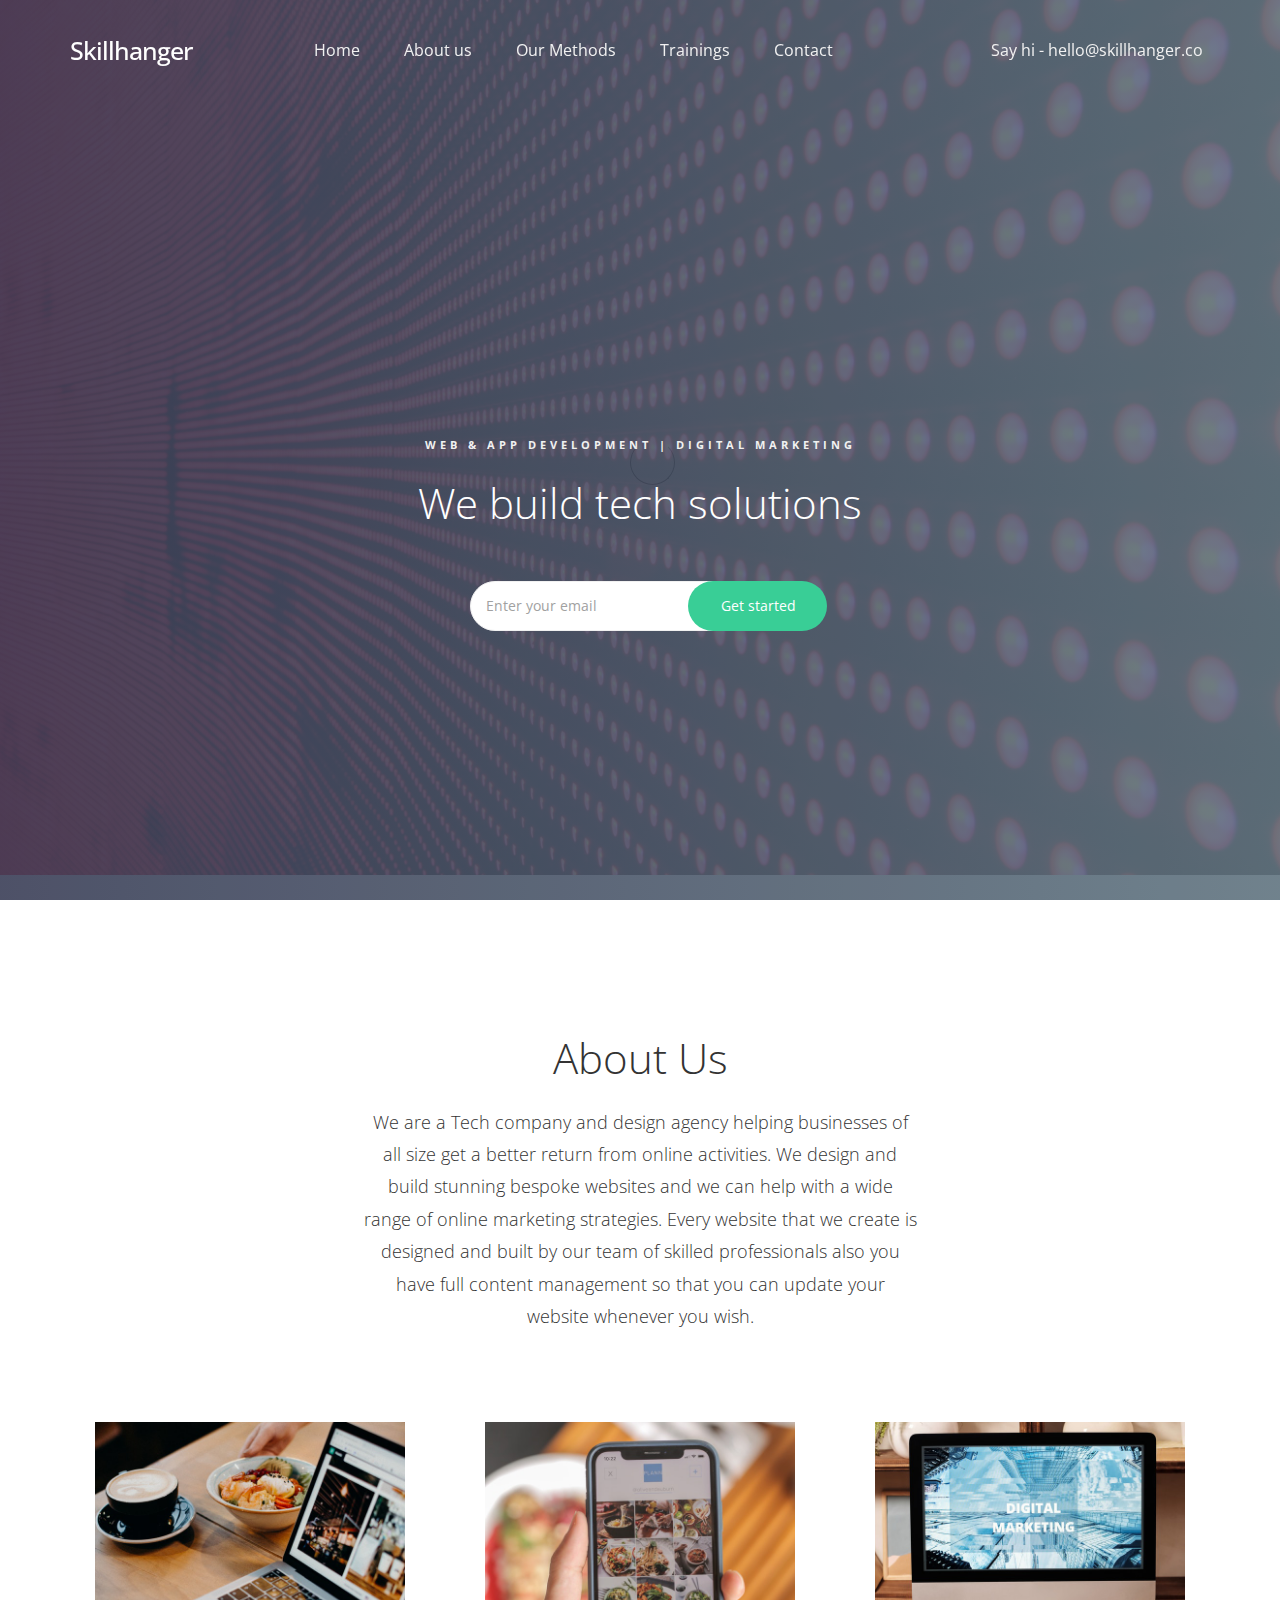
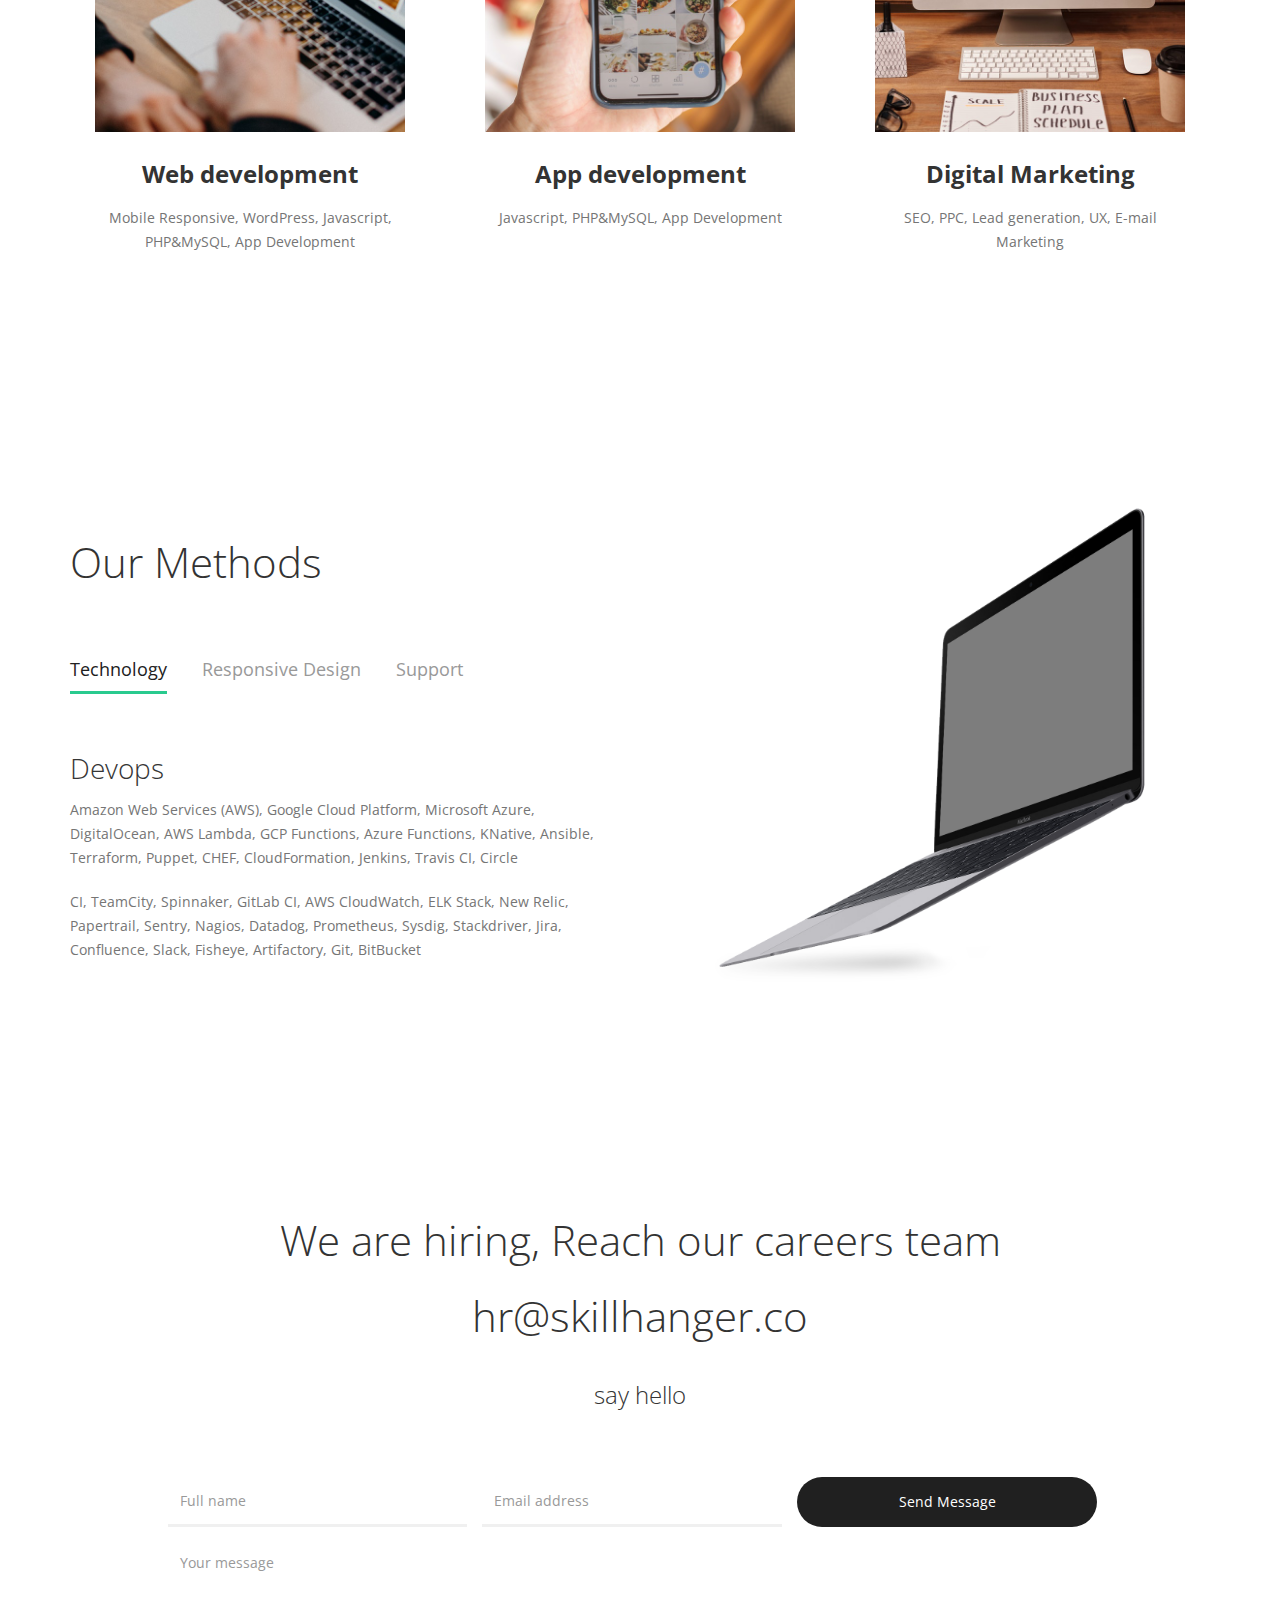
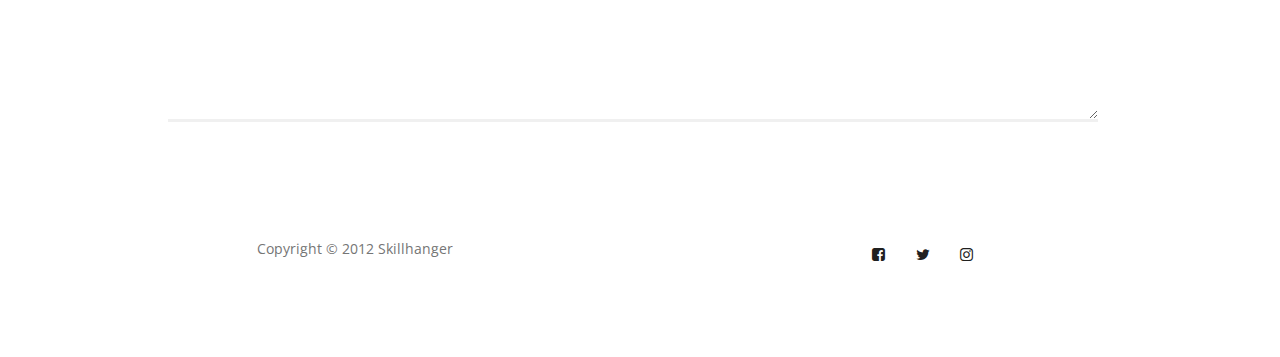
<file: index.html>
<!DOCTYPE html>
<html lang="en">
<head>

	<title>Skillhanger</title>
	
     <meta charset="UTF-8">
     <meta http-equiv="X-UA-Compatible" content="IE=Edge">
     <meta name="description" content="">
     <meta name="keywords" content="">
     <meta name="team" content="">
     <meta name="viewport" content="width=device-width, initial-scale=1, maximum-scale=1">
     <link rel="icon" href="images/app.jpg" type="image/png">

     <link rel="stylesheet" href="css/bootstrap.min.css">
     <link rel="stylesheet" href="css/owl.carousel.css">
     <link rel="stylesheet" href="css/owl.theme.default.min.css">
     <link rel="stylesheet" href="css/font-awesome.min.css">

     <!-- MAIN CSS -->
     <link rel="stylesheet" href="css/tooplate-style.css">

</head>
<body>

     <!-- PRE LOADER -->
     <section class="preloader">
          <div class="spinner">

               <span class="spinner-rotate"></span>
               
          </div>
     </section>


     <!-- MENU -->
     <section class="navbar custom-navbar navbar-fixed-top" role="navigation">
          <div class="container">

               <div class="navbar-header">
                    <button class="navbar-toggle" data-toggle="collapse" data-target=".navbar-collapse">
                         <span class="icon icon-bar"></span>
                         <span class="icon icon-bar"></span>
                         <span class="icon icon-bar"></span>
                    </button>

                    <!-- lOGO TEXT HERE -->
                    <a href="index.html" class="navbar-brand">Skillhanger</a>
               </div>

               <!-- MENU LINKS -->
               <div class="collapse navbar-collapse">
                    <ul class="nav navbar-nav">
                         <li><a href="#home" class="smoothScroll">Home</a></li>
                 <li><a href="#about" class="smoothScroll">About us</a></li>

                         <li><a href="#feature" class="smoothScroll">Our Methods</a></li>
                          <li><a href="#feature" class="smoothScroll">Trainings</a></li>

              <!--  <li><a href="#pricing" class="smoothScroll">Pricing</a></li> -->
                         <li><a href="#contact" class="smoothScroll">Contact</a></li>

                    </ul>
                    <ul class="nav navbar-nav navbar-right">
                         <li><a href="#">Say hi  - <span>hello@skillhanger.co</span></a></li>
                    </ul>
               </div>

          </div>
     </section>





     <!-- FEATURE -->
     <section id="home" data-stellar-background-ratio="0.5">
          <div class="overlay"></div>
          <div class="container">
               <div class="row">

                    <div class="col-md-offset-3 col-md-6 col-sm-12">
                         <div class="home-info">
                              <h3>Web & APP development | Digital Marketing </h3>
                              <h1>We build tech solutions</h1>
                              <form action="" method="get" class="online-form">
                                   <input type="email" name="email" class="form-control" placeholder="Enter your email" required="">
                                   <button type="submit" class="form-control">Get started</button>
                              </form>
                         </div>
                    </div>

               </div>
          </div>
     </section>


        <!-- ABOUT -->

     <section id="about" data-stellar-background-ratio="0.5">
          <div class="container">
               <div class="row">

                    <div class="col-md-offset-3 col-md-6 col-sm-12">
                         <div class="section-title">
                              <h1>About Us</h1>
               <h4>We are a Tech company and  design agency helping businesses of all size get a better return from online activities. We design and build stunning bespoke websites and we can help with a wide range of online marketing strategies. Every website that we create is designed and built by our team of skilled professionals also you have full content management so that you can update your website whenever you wish.
               </h4>

                         </div>
                    </div>

                 <div class="col-md-4 col-sm-4 text-centre">
                         <div class="team-thumb">
                        <div class="team-info team-thumb-down">
                    <img src="images/web.jpg" class="img-responsive" alt="Andrew Orange"> <p></p>

                                   <h3><b>Web development</b></h3><p></p>
                                   <p>Mobile Responsive, WordPress, Javascript, PHP&MySQL, App Development</p>
                              </div>
                         </div>
                    </div>


                    <div class="col-md-4 col-sm-4 text-centre">
                         <div class="team-thumb">
                        <div class="team-info team-thumb-down">
                    <img src="images/app.jpg" class="img-responsive" alt="App-development"> <p></p>

                                   <h3><b>App development</b></h3><p></p>
                                  <p>Javascript, PHP&MySQL, App Development</p>
                           </div>
                       </div>

                   </div>




                       <div class="col-md-4 col-sm-4 text-centre">
                         <div class="team-thumb">
                        <div class="team-info team-thumb-down">
                    <img src="images/digital-marketing.jpg" class="img-responsive" alt="App-development"> <p></p>

                                   <h3><b>Digital Marketing</b></h3><p></p>
                                  <p>SEO, PPC, Lead generation, UX, E-mail Marketing</p>
                           </div>
                       </div>

                   </div>



          </div>
     </section>


     <!-- FEATURE -->

     <section id="feature" data-stellar-background-ratio="0.5">
          <div class="container">
               <div class="row">

                    <div class="col-md-12 col-sm-12">
                         <div class="section-title">
                              <h1>Our Methods</h1>
                         </div>
                    </div>

                    <div class="col-md-6 col-sm-6">
                         <ul class="nav nav-tabs" role="tablist">
                              <li class="active"><a href="#tab01" aria-controls="tab01" role="tab" data-toggle="tab">Technology </a></li>

                              <li><a href="#tab02" aria-controls="tab02" role="tab" data-toggle="tab">Responsive Design</a></li>

                              <li><a href="#tab03" aria-controls="tab03" role="tab" data-toggle="tab">Support</a></li>
                         </ul>

                         <div class="tab-content">
                              <div class="tab-pane active" id="tab01" role="tabpanel">
                                   <div class="tab-pane-item">
                                        <h2> Devops</h2>
                                        <p>Amazon Web Services (AWS), Google Cloud Platform, Microsoft Azure, DigitalOcean, AWS Lambda, GCP Functions, Azure Functions, KNative, Ansible, Terraform, Puppet, CHEF, CloudFormation, Jenkins, Travis CI, Circle</p>
                                   </div>
                                   <div class="tab-pane-item">
                                        <p>CI, TeamCity, Spinnaker, GitLab CI, AWS CloudWatch, ELK Stack, New Relic, Papertrail, Sentry, Nagios, Datadog, Prometheus, Sysdig, Stackdriver, Jira, Confluence, Slack, Fisheye, Artifactory, Git, BitBucket</p>

                                   </div>

                              <div class="tab-pane-item">
                                        <h2></h2>
                                        <p> </p>
                         
                                   </div>                                  
                              </div>


                              <div class="tab-pane" id="tab02" role="tabpanel">
                                   <div class="tab-pane-item">
                                        <h2>Compatible Browsers</h2>
                                   </div>
                                   <div class="tab-pane-item">
                                        <h2>Unbeatable Value</h2>
                                        <p></p>
                                   </div>
                                   <div class="tab-pane-item">
                                        <h2>Unique designs</h2>
                                        <p></p>
                                   </div>
                              </div>

                              <div class="tab-pane" id="tab03" role="tabpanel">
                                   <div class="tab-pane-item">
                                        <h2>Quick Support</h2>
                                        <p>Our support team is aways on standby to solve your problems</p>
                                   </div>
                                   <div class="tab-pane-item">
                                        <p></p>
                                   </div>
                              </div>
                         </div>

                    </div>

                    <div class="col-md-6 col-sm-6">
                         <div class="feature-image">
                              <img src="images/feature-mockup.png" class="img-responsive" alt="Thin Laptop">                             
                         </div>
                    </div>

               </div>
          </div>
     </section>





  

     <!-- TESTIMONIAL 
     <section id="testimonial" data-stellar-background-ratio="0.5">
          <div class="container">
               <div class="row">

                    <div class="col-md-6 col-sm-12">
                         <div class="testimonial-image"></div>
                    </div>

                    <div class="col-md-6 col-sm-12">
                         <div class="testimonial-info">
                              
                              <div class="section-title">
                                   <h1>What People Say</h1>
                              </div>

                              <div class="owl-carousel owl-theme">
                                   <div class="item">
                                        <h3>Vestibulum tempor facilisis efficitur. Sed nec nisi sit amet nibh pellentesque elementum. In viverra ipsum ornare sapien rhoncus ullamcorper.</h3>
                                        <div class="testimonial-item">
                                             <img src="images/tst-image1.jpg" class="img-responsive" alt="Michael">
                                             <h4>Michael</h4>
                                        </div>
                                   </div>

                                   <div class="item">
                                        <h3>Donec pretium tristique elit eget sodales. Pellentesque posuere, nunc id interdum venenatis, leo odio cursus sapien, ac malesuada nisl libero eget urna.</h3>
                                        <div class="testimonial-item">
                                             <img src="images/tst-image2.jpg" class="img-responsive" alt="Sofia">
                                             <h4>Sofia</h4>
                                        </div>
                                   </div>

                                   <div class="item">
                                        <h3>Lorem ipsum dolor sit amet, consectetur adipisicing eiusmod tempor incididunt ut labore et dolore magna.</h3>
                                        <div class="testimonial-item">
                                             <img src="images/tst-image3.jpg" class="img-responsive" alt="Monica">
                                             <h4>Monica</h4>
                                        </div>
                                   </div>
                              </div>

                         </div>
                    </div>
                    
               </div>
          </div>
     </section>
-->


     <!-- CONTACT -->
     <section id="contact" data-stellar-background-ratio="0.5">
          <div class="container">
               <div class="row">

                    <div class="col-md-offset-1 col-md-10 col-sm-12">
                         <form id="contact-form" role="form" action="" method="post">
                              <div class="section-title">
                                   <h1>We are hiring, Reach our careers team hr@skillhanger.co </h1>
                                    <h3>say hello</h3>

                              </div>

                              <div class="col-md-4 col-sm-4">
                                   <input type="text" class="form-control" placeholder="Full name" name="name" required="">
                              </div>
                              <div class="col-md-4 col-sm-4">
                                   <input type="email" class="form-control" placeholder="Email address" name="email" required="">
                              </div>
                              <div class="col-md-4 col-sm-4">
                                   <input type="submit" class="form-control" name="send message" value="Send Message">
                              </div>
                              <div class="col-md-12 col-sm-12">
                                   <textarea class="form-control" rows="8" placeholder="Your message" name="message" required=""></textarea>
                              </div>
                         </form>
                    </div>

               </div>
          </div>
     </section>       


     <!-- FOOTER -->
     <footer id="footer" data-stellar-background-ratio="0.5">
          <div class="container">
               <div class="row">

                    <div class="copyright-text col-md-12 col-sm-12">
                         <div class="col-md-6 col-sm-6">
                              <p>Copyright &copy; 2012 Skillhanger
                				<a rel="nofollow" href="http://skillhanger.co"></a></p>
                         </div>

                         <div class="col-md-6 col-sm-6">
                              <ul class="social-icon">
                                   <li><a href="#" class="fa fa-facebook-square" attr="facebook icon"></a></li>
                                   <li><a href="#" class="fa fa-twitter"></a></li>
                                   <li><a href="https://www.instagram.com/skillhanger/" class="fa fa-instagram"></a></li>
                              </ul>
                         </div>
                    </div>

               </div>
          </div>
     </footer>


     <!-- SCRIPTS -->
     <script src="js/jquery.js"></script>
     <script src="js/bootstrap.min.js"></script>
     <script src="js/jquery.stellar.min.js"></script>
     <script src="js/owl.carousel.min.js"></script>
     <script src="js/smoothscroll.js"></script>
     <script src="js/custom.js"></script>

</body>
</html>
</file>
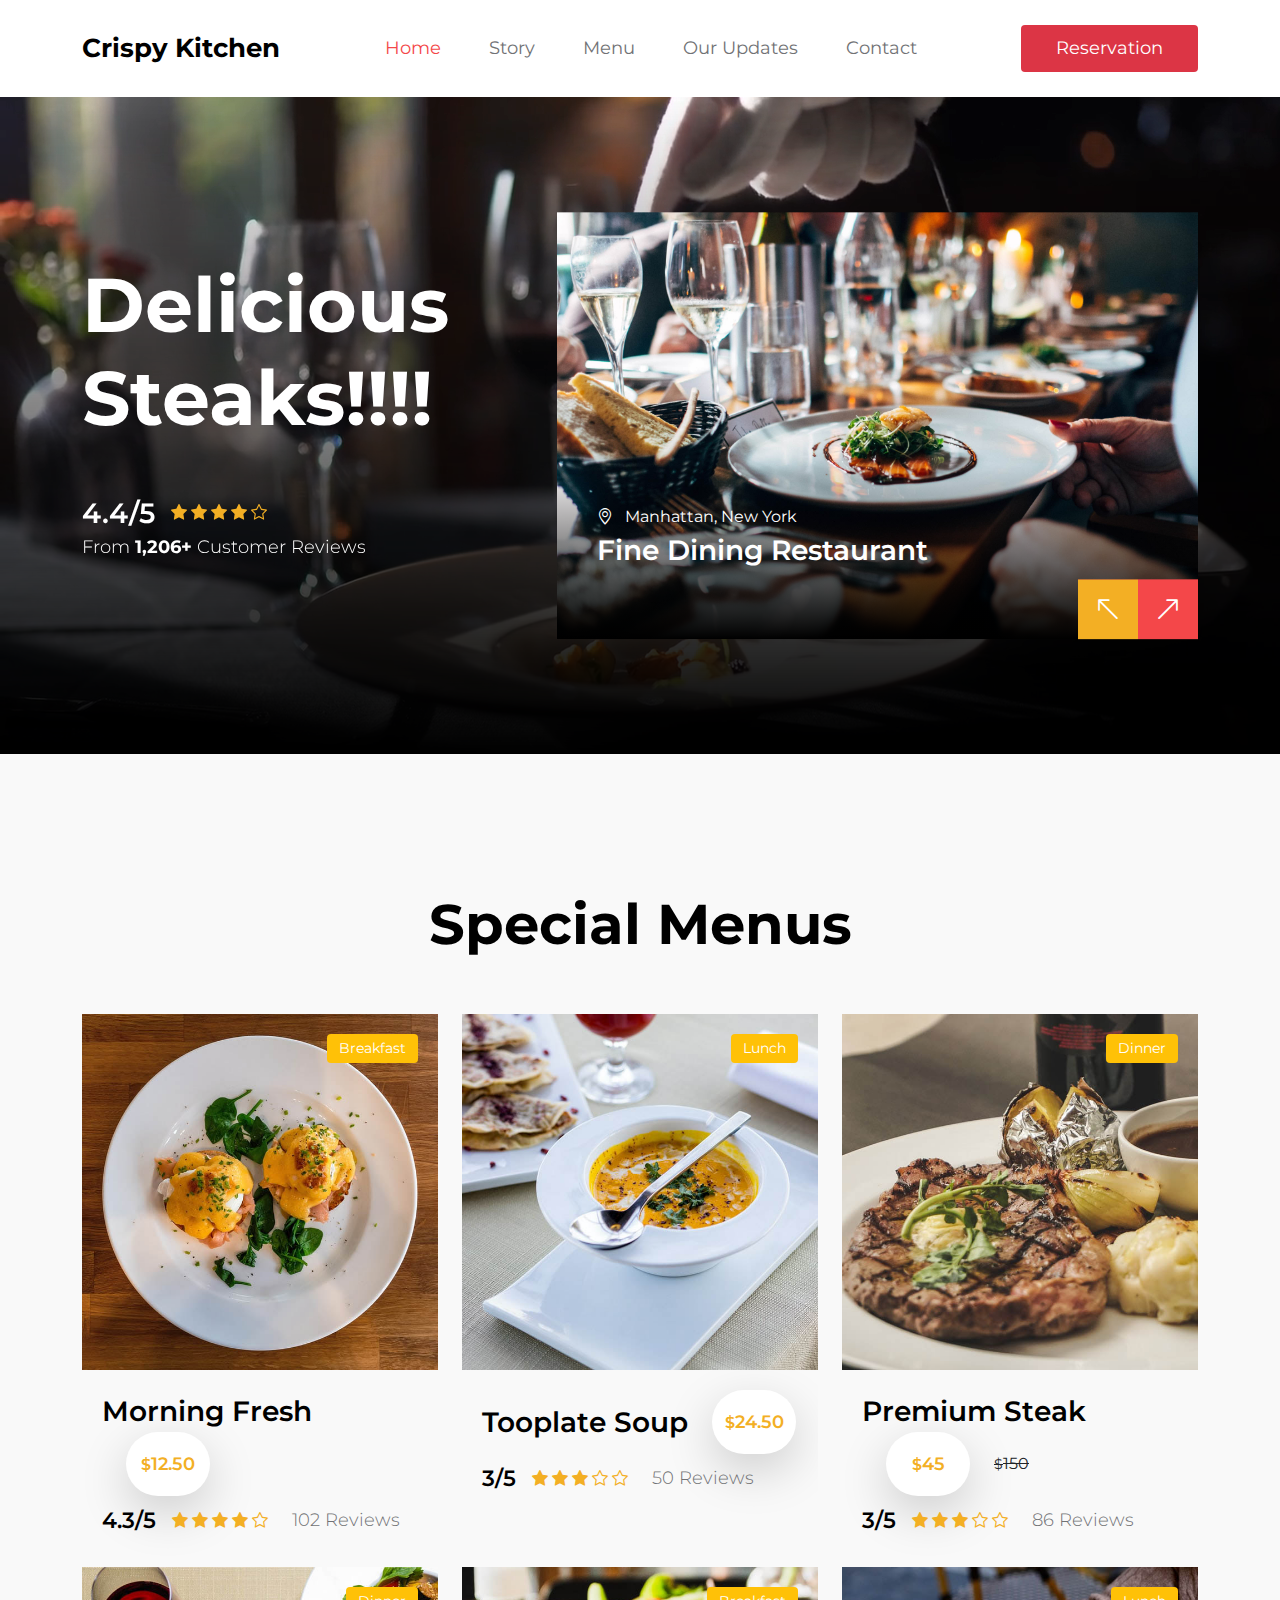
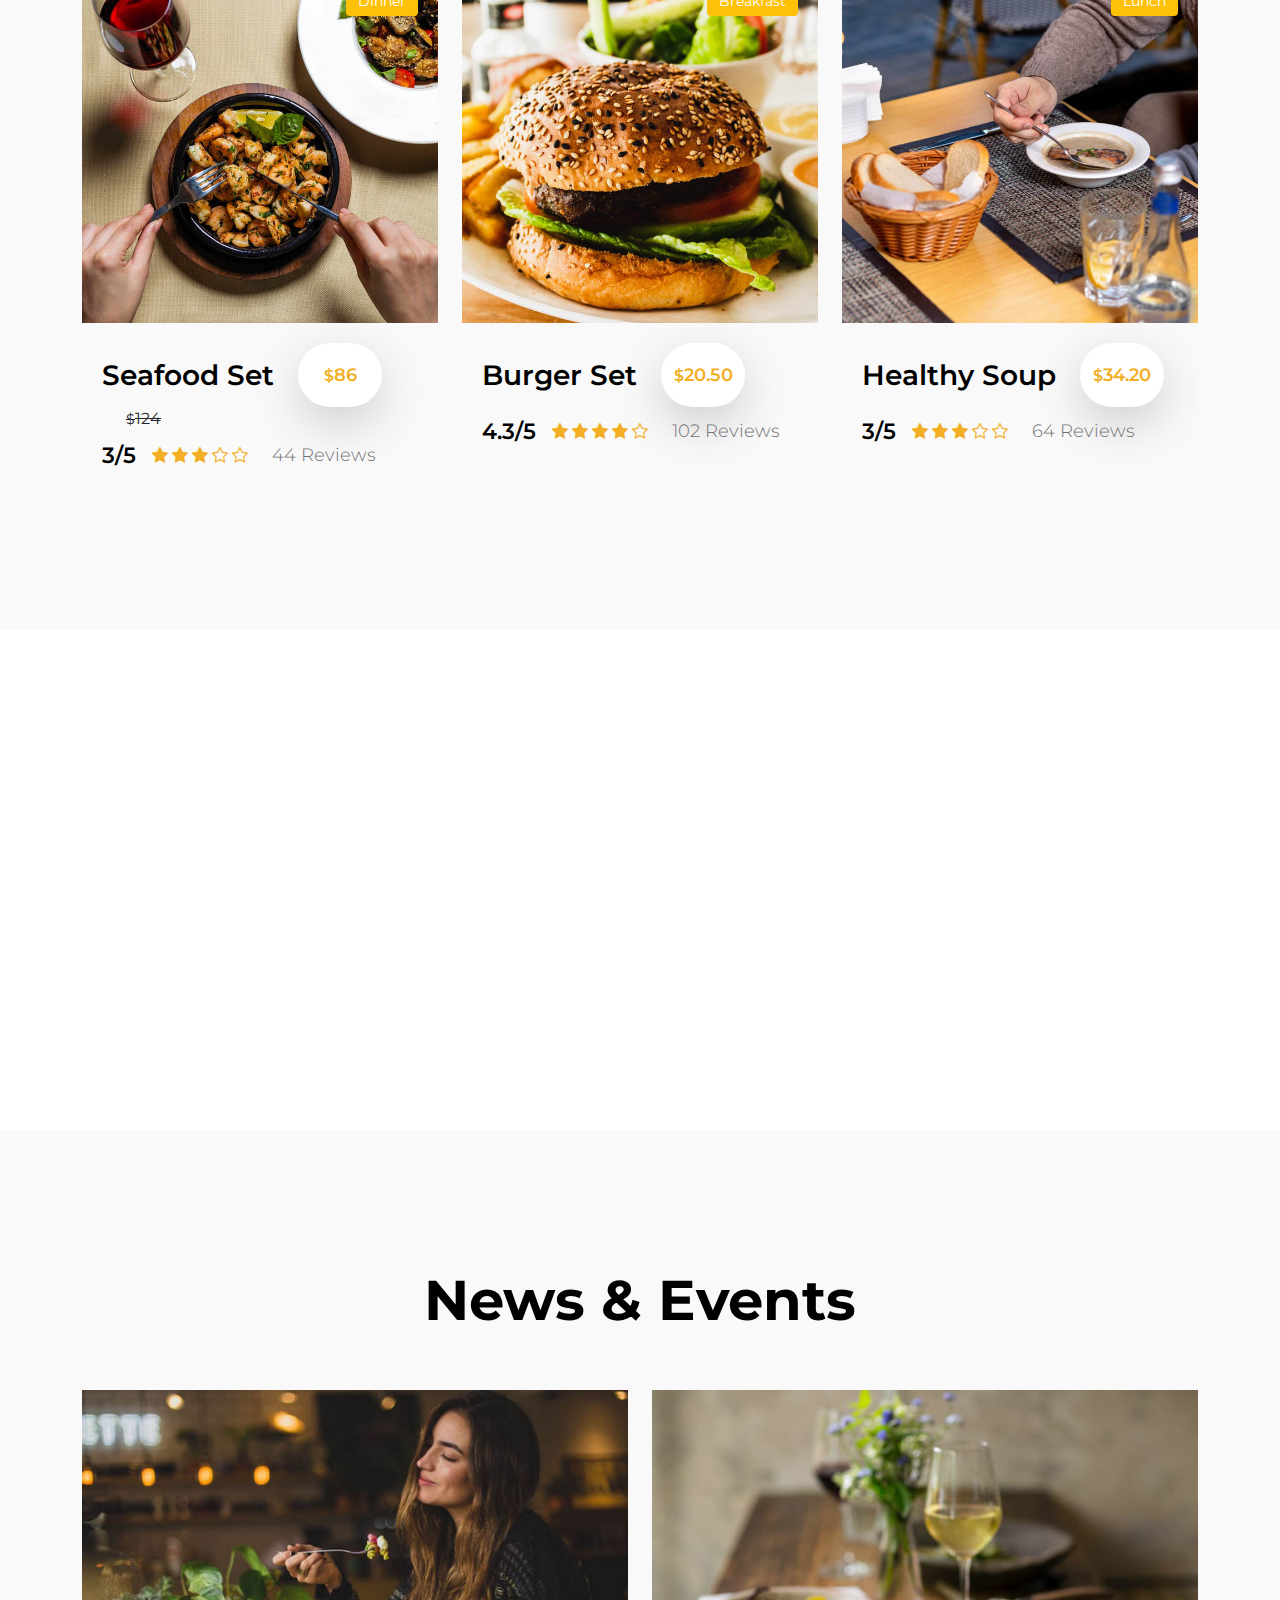
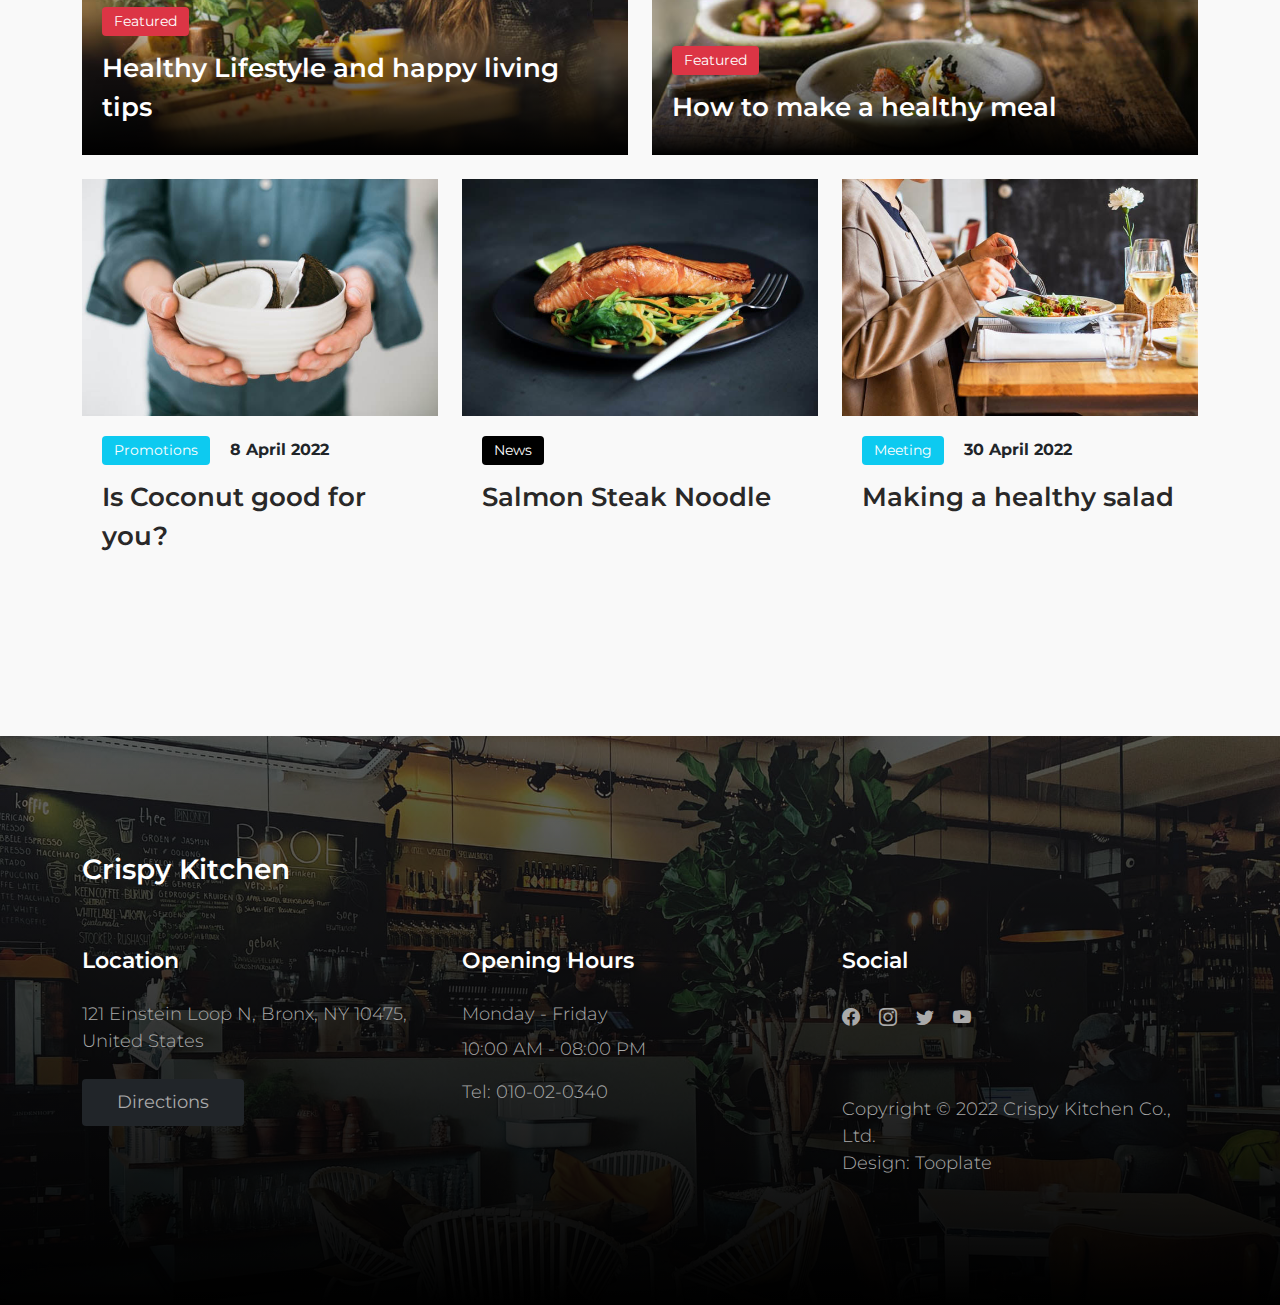
<file: web/index.html>
<!doctype html>
<html lang="en">
    <head>
        <meta charset="utf-8">
        <meta name="viewport" content="width=device-width, initial-scale=1">

        <meta name="description" content="">
        <meta name="author" content="">

        <title>Crispy Kitchen - Bootstrap 5 HTML Template</title>

        <!-- CSS FILES -->    
        <link rel="preconnect" href="https://fonts.googleapis.com">
        
        <link rel="preconnect" href="https://fonts.gstatic.com" crossorigin>
        
        <link href="https://fonts.googleapis.com/css2?family=Montserrat:wght@300;400;600;700&display=swap" rel="stylesheet">                    
        <link href="css/bootstrap.min.css" rel="stylesheet">

        <link href="css/bootstrap-icons.css" rel="stylesheet">

        <link href="css/tooplate-crispy-kitchen.css" rel="stylesheet">
        
<!--

Tooplate 2129 Crispy Kitchen

https://www.tooplate.com/view/2129-crispy-kitchen

-->
    </head>
    
    <body>
        
        <nav class="navbar navbar-expand-lg bg-white shadow-lg">
            <div class="container">
                <button class="navbar-toggler" type="button" data-bs-toggle="collapse" data-bs-target="#navbarNav" aria-controls="navbarNav" aria-expanded="false" aria-label="Toggle navigation">
                    <span class="navbar-toggler-icon"></span>
                </button>
                
                <a class="navbar-brand" href="index.html">
                    Crispy Kitchen
                </a>

                <div class="d-lg-none">
                    <button type="button" class="custom-btn btn btn-danger" data-bs-toggle="modal" data-bs-target="#BookingModal">Reservation</button>
                </div>

                <div class="collapse navbar-collapse" id="navbarNav">
                    <ul class="navbar-nav mx-auto">
                        <li class="nav-item">
                            <a class="nav-link active" href="index.html">Home</a>
                        </li>

                        <li class="nav-item">
                            <a class="nav-link" href="about.html">Story</a>
                        </li>

                        <li class="nav-item">
                            <a class="nav-link" href="menu.html">Menu</a>
                        </li>

                        <li class="nav-item">
                            <a class="nav-link" href="news.html">Our Updates</a>
                        </li>

                        <li class="nav-item">
                            <a class="nav-link" href="contact.html">Contact</a>
                        </li>
                    </ul>
                </div>

                <div class="d-none d-lg-block">
                    <button type="button" class="custom-btn btn btn-danger" data-bs-toggle="modal" data-bs-target="#BookingModal">Reservation</button>
                </div>

            </div>
        </nav>

        <main>

            <section class="hero">
                <div class="container">
                    <div class="row">

                        <div class="col-lg-5 col-12 m-auto">
                            <div class="heroText">

                                <h1 class="text-white mb-lg-5 mb-3">Delicious Steaks!!!!</h1>

                                <div class="c-reviews my-3 d-flex flex-wrap align-items-center">
                                    <div class="d-flex flex-wrap align-items-center">
                                        <h4 class="text-white mb-0 me-3">4.4/5</h4>

                                        <div class="reviews-stars">
                                            <i class="bi-star-fill reviews-icon"></i>
                                            <i class="bi-star-fill reviews-icon"></i>
                                            <i class="bi-star-fill reviews-icon"></i>
                                            <i class="bi-star-fill reviews-icon"></i>
                                            <i class="bi-star reviews-icon"></i>
                                        </div>
                                    </div>

                                    <p class="text-white w-100">From <strong>1,206+</strong> Customer Reviews</p>
                                </div>
                            </div>
                        </div>

                        <div class="col-lg-7 col-12">
                            <div id="carouselExampleCaptions" class="carousel carousel-fade hero-carousel slide" data-bs-ride="carousel">
                                <div class="carousel-inner">
                                    <div class="carousel-item active">
                                        <div class="carousel-image-wrap">
                                            <img src="images/slide/jay-wennington-N_Y88TWmGwA-unsplash.jpg" class="img-fluid carousel-image" alt="">
                                        </div>
                                        
                                        <div class="carousel-caption">
                                            <span class="text-white">
                                                <i class="bi-geo-alt me-2"></i>
                                                Manhattan, New York
                                            </span>

                                            <h4 class="hero-text">Fine Dining Restaurant</h4>
                                        </div>
                                    </div>

                                    <div class="carousel-item">
                                        <div class="carousel-image-wrap">
                                            <img src="images/slide/jason-leung-O67LZfeyYBk-unsplash.jpg" class="img-fluid carousel-image" alt="">
                                        </div>
                                        
                                        <div class="carousel-caption">
                                            <div class="d-flex align-items-center">
                                                <h4 class="hero-text">Steak</h4>

                                                <span class="price-tag ms-4"><small>$</small>26.50</span>
                                            </div>

                                            <div class="d-flex flex-wrap align-items-center">
                                                <h5 class="reviews-text mb-0 me-3">3.8/5</h5>

                                                <div class="reviews-stars">
                                                    <i class="bi-star-fill reviews-icon"></i>
                                                    <i class="bi-star-fill reviews-icon"></i>
                                                    <i class="bi-star-fill reviews-icon"></i>
                                                    <i class="bi-star reviews-icon"></i>
                                                    <i class="bi-star reviews-icon"></i>
                                                </div>
                                            </div>
                                        </div>
                                    </div>

                                    <div class="carousel-item">
                                        <div class="carousel-image-wrap">
                                            <img src="images/slide/ivan-torres-MQUqbmszGGM-unsplash.jpg" class="img-fluid carousel-image" alt="">
                                        </div>
                                        
                                        <div class="carousel-caption">
                                            <div class="d-flex align-items-center">
                                                <h4 class="hero-text">Sausage Pasta</h4>

                                                <span class="price-tag ms-4"><small>$</small>18.25</span>
                                            </div>

                                            <div class="d-flex flex-wrap align-items-center">
                                                <h5 class="reviews-text mb-0 me-3">4.2/5</h5>

                                                <div class="reviews-stars">
                                                    <i class="bi-star-fill reviews-icon"></i>
                                                    <i class="bi-star-fill reviews-icon"></i>
                                                    <i class="bi-star-fill reviews-icon"></i>
                                                    <i class="bi-star-fill reviews-icon"></i>
                                                    <i class="bi-star reviews-icon"></i>
                                                </div>
                                            </div>
                                        </div>
                                    </div>
                                </div>

                                <button class="carousel-control-prev" type="button" data-bs-target="#carouselExampleCaptions" data-bs-slide="prev">
                                    <span class="carousel-control-prev-icon" aria-hidden="true"></span>
                                    <span class="visually-hidden">Previous</span>
                                </button>

                                <button class="carousel-control-next" type="button" data-bs-target="#carouselExampleCaptions" data-bs-slide="next">
                                    <span class="carousel-control-next-icon" aria-hidden="true"></span>
                                    <span class="visually-hidden">Next</span>
                                </button>
                            </div>
                        </div>

                    </div>
                </div>

                <div class="video-wrap">
                    <video autoplay="" loop="" muted="" class="custom-video" poster="">
                        <source src="video/production_ID_3769033.mp4" type="video/mp4">
                        	Your browser does not support the video tag.
                    	</video>
                </div>

                <div class="overlay"></div>
            </section>

            <section class="menu section-padding">
                <div class="container">
                    <div class="row">

                        <div class="col-12">
                            <h2 class="text-center mb-lg-5 mb-4">Special Menus</h2>
                        </div>

                        <div class="col-lg-4 col-md-6 col-12">
                            <div class="menu-thumb">
                                <div class="menu-image-wrap">
                                    <img src="images/breakfast/brett-jordan-8xt8-HIFqc8-unsplash.jpg" class="img-fluid menu-image" alt="">

                                    <span class="menu-tag bg-warning">Breakfast</span>
                                </div>

                                <div class="menu-info d-flex flex-wrap align-items-center">
                                    <h4 class="mb-0">Morning Fresh</h4>

                                    <span class="price-tag bg-white shadow-lg ms-4"><small>$</small>12.50</span>

                                    <div class="d-flex flex-wrap align-items-center w-100 mt-2">
                                        <h6 class="reviews-text mb-0 me-3">4.3/5</h6>

                                        <div class="reviews-stars">
                                            <i class="bi-star-fill reviews-icon"></i>
                                            <i class="bi-star-fill reviews-icon"></i>
                                            <i class="bi-star-fill reviews-icon"></i>
                                            <i class="bi-star-fill reviews-icon"></i>
                                            <i class="bi-star reviews-icon"></i>
                                        </div>

                                        <p class="reviews-text mb-0 ms-4">102 Reviews</p>
                                    </div>
                                </div>
                            </div>
                        </div>

                        <div class="col-lg-4 col-md-6 col-12">
                            <div class="menu-thumb">
                                <div class="menu-image-wrap">
                                    <img src="images/lunch/farhad-ibrahimzade-MGKqxm6u2bc-unsplash.jpg" class="img-fluid menu-image" alt="">

                                    <span class="menu-tag bg-warning">Lunch</span>
                                </div>

                                <div class="menu-info d-flex flex-wrap align-items-center">
                                    <h4 class="mb-0">Tooplate Soup</h4>

                                    <span class="price-tag bg-white shadow-lg ms-4"><small>$</small>24.50</span>

                                    <div class="d-flex flex-wrap align-items-center w-100 mt-2">
                                        <h6 class="reviews-text mb-0 me-3">3/5</h6>

                                        <div class="reviews-stars">
                                            <i class="bi-star-fill reviews-icon"></i>
                                            <i class="bi-star-fill reviews-icon"></i>
                                            <i class="bi-star-fill reviews-icon"></i>
                                            <i class="bi-star reviews-icon"></i>
                                            <i class="bi-star reviews-icon"></i>
                                        </div>

                                        <p class="reviews-text mb-0 ms-4">50 Reviews</p>
                                    </div>
                                </div>
                            </div>
                        </div>

                        <div class="col-lg-4 col-md-6 col-12">
                            <div class="menu-thumb">
                                <div class="menu-image-wrap">
                                    <img src="images/dinner/keriliwi-c3mFafsFz2w-unsplash.jpg" class="img-fluid menu-image" alt="">

                                    <span class="menu-tag bg-warning">Dinner</span>
                                </div>

                                <div class="menu-info d-flex flex-wrap align-items-center">
                                    <h4 class="mb-0">Premium Steak</h4>

                                    <span class="price-tag bg-white shadow-lg ms-4"><small>$</small>45</span>

                                    <del class="ms-4"><small>$</small>150</del>

                                    <div class="d-flex flex-wrap align-items-center w-100 mt-2">
                                        <h6 class="reviews-text mb-0 me-3">3/5</h6>

                                        <div class="reviews-stars">
                                            <i class="bi-star-fill reviews-icon"></i>
                                            <i class="bi-star-fill reviews-icon"></i>
                                            <i class="bi-star-fill reviews-icon"></i>
                                            <i class="bi-star reviews-icon"></i>
                                            <i class="bi-star reviews-icon"></i>
                                        </div>

                                        <p class="reviews-text mb-0 ms-4">86 Reviews</p>
                                    </div>
                                </div>
                            </div>
                        </div>

                        <div class="col-lg-4 col-md-6 col-12">
                            <div class="menu-thumb">
                                <div class="menu-image-wrap">
                                    <img src="images/dinner/farhad-ibrahimzade-ZipYER3NLhY-unsplash.jpg" class="img-fluid menu-image" alt="">

                                    <span class="menu-tag bg-warning">Dinner</span>
                                </div>

                                <div class="menu-info d-flex flex-wrap align-items-center">
                                    <h4 class="mb-0">Seafood Set</h4>

                                    <span class="price-tag bg-white shadow-lg ms-4"><small>$</small>86</span>

                                    <del class="ms-4"><small>$</small>124</del>

                                    <div class="d-flex flex-wrap align-items-center w-100 mt-2">
                                        <h6 class="reviews-text mb-0 me-3">3/5</h6>

                                        <div class="reviews-stars">
                                            <i class="bi-star-fill reviews-icon"></i>
                                            <i class="bi-star-fill reviews-icon"></i>
                                            <i class="bi-star-fill reviews-icon"></i>
                                            <i class="bi-star reviews-icon"></i>
                                            <i class="bi-star reviews-icon"></i>
                                        </div>

                                        <p class="reviews-text mb-0 ms-4">44 Reviews</p>
                                    </div>
                                </div>
                            </div>
                        </div>

                        <div class="col-lg-4 col-md-6 col-12">
                            <div class="menu-thumb">
                                <div class="menu-image-wrap">
                                    <img src="images/breakfast/louis-hansel-dphM2U1xq0U-unsplash.jpg" class="img-fluid menu-image" alt="">

                                    <span class="menu-tag bg-warning">Breakfast</span>
                                </div>

                                <div class="menu-info d-flex flex-wrap align-items-center">
                                    <h4 class="mb-0">Burger Set</h4>

                                    <span class="price-tag bg-white shadow-lg ms-4"><small>$</small>20.50</span>

                                    <div class="d-flex flex-wrap align-items-center w-100 mt-2">
                                        <h6 class="reviews-text mb-0 me-3">4.3/5</h6>

                                        <div class="reviews-stars">
                                            <i class="bi-star-fill reviews-icon"></i>
                                            <i class="bi-star-fill reviews-icon"></i>
                                            <i class="bi-star-fill reviews-icon"></i>
                                            <i class="bi-star-fill reviews-icon"></i>
                                            <i class="bi-star reviews-icon"></i>
                                        </div>

                                        <p class="reviews-text mb-0 ms-4">102 Reviews</p>
                                    </div>
                                </div>
                            </div>
                        </div>

                        <div class="col-lg-4 col-md-6 col-12">
                            <div class="menu-thumb">
                                <div class="menu-image-wrap">
                                    <img src="images/lunch/farhad-ibrahimzade-D5c9ZciQy_I-unsplash.jpg" class="img-fluid menu-image" alt="">

                                    <span class="menu-tag bg-warning">Lunch</span>
                                </div>

                                <div class="menu-info d-flex flex-wrap align-items-center">
                                    <h4 class="mb-0">Healthy Soup</h4>

                                    <span class="price-tag bg-white shadow-lg ms-4"><small>$</small>34.20</span>

                                    <div class="d-flex flex-wrap align-items-center w-100 mt-2">
                                        <h6 class="reviews-text mb-0 me-3">3/5</h6>

                                        <div class="reviews-stars">
                                            <i class="bi-star-fill reviews-icon"></i>
                                            <i class="bi-star-fill reviews-icon"></i>
                                            <i class="bi-star-fill reviews-icon"></i>
                                            <i class="bi-star reviews-icon"></i>
                                            <i class="bi-star reviews-icon"></i>
                                        </div>

                                        <p class="reviews-text mb-0 ms-4">64 Reviews</p>
                                    </div>
                                </div>
                            </div>
                        </div>

                    </div>
                </div>
            </section>

            <section class="BgImage"></section>

            <section class="news section-padding">
                <div class="container">
                    <div class="row">

                        <h2 class="text-center mb-lg-5 mb-4">News &amp; Events</h2>

                        <div class="col-lg-6 col-md-6 col-12">
                            <div class="news-thumb mb-4">
                                <a href="news-detail.html">
                                    <img src="images/news/pablo-merchan-montes-Orz90t6o0e4-unsplash.jpg" class="img-fluid news-image" alt="">
                                </a>
                                
                                <div class="news-text-info news-text-info-large">
                                    <span class="category-tag bg-danger">Featured</span>

                                    <h5 class="news-title mt-2">
                                        <a href="news-detail.html" class="news-title-link">Healthy Lifestyle and happy living tips</a>
                                    </h5>
                                </div>
                            </div> 
                        </div>

                        <div class="col-lg-6 col-md-6 col-12">
                            <div class="news-thumb mb-4">
                                <a href="news-detail.html">
                                    <img src="images/news/stefan-johnson-xIFbDeGcy44-unsplash.jpg" class="img-fluid news-image" alt="">
                                </a>
                                
                                <div class="news-text-info news-text-info-large">
                                    <span class="category-tag bg-danger">Featured</span>

                                    <h5 class="news-title mt-2">
                                        <a href="news-detail.html" class="news-title-link">How to make a healthy meal</a>
                                    </h5>
                                </div>
                            </div> 
                        </div>

                        <div class="col-lg-4 col-md-4 col-12">
                            <div class="news-thumb mb-lg-0 mb-lg-4 mb-0">
                                <a href="news-detail.html">
                                    <img src="images/news/gilles-lambert-S_LhjpfIdm4-unsplash.jpg" class="img-fluid news-image" alt="">
                                </a>
                                
                                <div class="news-text-info">
                                    <span class="category-tag me-3 bg-info">Promotions</span>

                                    <strong>8 April 2022</strong>

                                    <h5 class="news-title mt-2">
                                        <a href="news-detail.html" class="news-title-link">Is Coconut good for you?</a>
                                    </h5>
                                </div>
                            </div> 
                        </div>

                        <div class="col-lg-4 col-md-4 col-12">
                            <div class="news-thumb mb-lg-0 mb-lg-4 mb-2">
                                <a href="news-detail.html">
                                    <img src="images/news/caroline-attwood-bpPTlXWTOvg-unsplash.jpg" class="img-fluid news-image" alt="">
                                </a>
                                
                                <div class="news-text-info">
                                    <span class="category-tag">News</span>

                                    <h5 class="news-title mt-2">
                                        <a href="news-detail.html" class="news-title-link">Salmon Steak Noodle</a>
                                    </h5>
                                </div>
                            </div> 
                        </div>

                        <div class="col-lg-4 col-md-6 col-12">
                            <div class="news-thumb mb-4">
                                <a href="news-detail.html">
                                    <img src="images/news/louis-hansel-GiIiRV0FjwU-unsplash.jpg" class="img-fluid news-image" alt="">
                                </a>
                                
                                <div class="news-text-info">
                                    <span class="category-tag me-3 bg-info">Meeting</span>

                                    <strong>30 April 2022</strong>

                                    <h5 class="news-title mt-2">
                                        <a href="news-detail.html" class="news-title-link">Making a healthy salad</a>
                                    </h5>
                                </div>
                            </div> 
                        </div>

                    </div>
                </div>
            </section>

        </main>

        <footer class="site-footer section-padding">
            
            <div class="container">
                
                <div class="row">

                    <div class="col-12">
                        <h4 class="text-white mb-4 me-5">Crispy Kitchen</h4>
                    </div>

                    <div class="col-lg-4 col-md-7 col-xs-12 tooplate-mt30">
                        <h6 class="text-white mb-lg-4 mb-3">Location</h6>

                        <p>121 Einstein Loop N, Bronx, NY 10475, United States</p>

                        <a href="https://goo.gl/maps/wZVGLA7q64uC1s886" class="custom-btn btn btn-dark mt-2">Directions</a>
                    </div>

                    <div class="col-lg-4 col-md-5 col-xs-12 tooplate-mt30">
                        <h6 class="text-white mb-lg-4 mb-3">Opening Hours</h6>

                        <p class="mb-2">Monday - Friday</p>

                        <p>10:00 AM - 08:00 PM</p>

                        <p>Tel: <a href="tel: 010-02-0340" class="tel-link">010-02-0340</a></p>
                    </div>

                    <div class="col-lg-4 col-md-6 col-xs-12 tooplate-mt30">
                        <h6 class="text-white mb-lg-4 mb-3">Social</h6>

                        <ul class="social-icon">
                            <li><a href="#" class="social-icon-link bi-facebook"></a></li>

                            <li><a href="#" class="social-icon-link bi-instagram"></a></li>

                            <li><a href="https://twitter.com/search?q=tooplate.com&src=typed_query&f=live" target="_blank"
                            	 class="social-icon-link bi-twitter"></a></li>

                            <li><a href="#" class="social-icon-link bi-youtube"></a></li>
                        </ul>
                    
                        <p class="copyright-text tooplate-mt60">Copyright © 2022 Crispy Kitchen Co., Ltd.
                        <br>Design: <a rel="nofollow" href="https://www.tooplate.com/" target="_blank">Tooplate</a></p>
                        
                    </div>

                </div><!-- row ending -->
                
             </div><!-- container ending -->
             
        </footer>

        <!-- Modal -->
        <div class="modal fade" id="BookingModal" tabindex="-1" aria-labelledby="BookingModal" aria-hidden="true">
            <div class="modal-dialog modal-dialog-centered modal-xl">
                <div class="modal-content">
                    <div class="modal-header">
                        <h3 class="mb-0">Reserve a table</h3>

                        <button type="button" class="btn-close" data-bs-dismiss="modal" aria-label="Close"></button>
                    </div>

                    <div class="modal-body d-flex flex-column justify-content-center">
                        <div class="booking">
                            
                            <form class="booking-form row" role="form" action="#" method="post">
                                <div class="col-lg-6 col-12">
                                    <label for="name" class="form-label">Full Name</label>

                                    <input type="text" name="name" id="name" class="form-control" placeholder="Your Name" required>
                                </div>

                                <div class="col-lg-6 col-12">
                                    <label for="email" class="form-label">Email Address</label>

                                    <input type="email" name="email" id="email" pattern="[^ @]*@[^ @]*" class="form-control" placeholder="your@email.com" required>
                                </div>

                                <div class="col-lg-6 col-12">
                                    <label for="phone" class="form-label">Phone Number</label>

                                    <input type="telephone" name="phone" id="phone" pattern="[0-9]{3}-[0-9]{3}-[0-9]{4}" class="form-control" placeholder="123-456-7890">
                                </div>

                                <div class="col-lg-6 col-12">
                                    <label for="people" class="form-label">Number of persons</label>

                                    <input type="text" name="people" id="people" class="form-control" placeholder="12 persons">
                                </div>

                                <div class="col-lg-6 col-12">
                                    <label for="date" class="form-label">Date</label>

                                    <input type="date" name="date" id="date" value="" class="form-control">
                                </div>

                                <div class="col-lg-6 col-12">
                                    <label for="time" class="form-label">Time</label>

                                    <select class="form-select form-control" name="time" id="time">
                                      <option value="5" selected>5:00 PM</option>
                                      <option value="6">6:00 PM</option>
                                      <option value="7">7:00 PM</option>
                                      <option value="8">8:00 PM</option>
                                      <option value="9">9:00 PM</option>
                                    </select>
                                </div>

                                <div class="col-12">
                                    <label for="message" class="form-label">Special Request</label>

                                    <textarea class="form-control" rows="4" id="message" name="message" placeholder=""></textarea>
                                </div>

                                <div class="col-lg-4 col-12 ms-auto">
                                    <button type="submit" class="form-control">Submit Request</button>
                                </div>
                            </form>
                        </div>
                    </div>

                    <div class="modal-footer"></div>
                    
                </div>
                
            </div>
        </div>

        <!-- JAVASCRIPT FILES -->
        <script src="js/jquery.min.js"></script>
        <script src="js/bootstrap.bundle.min.js"></script>
        <script src="js/custom.js"></script>

    </body>
</html>
</file>
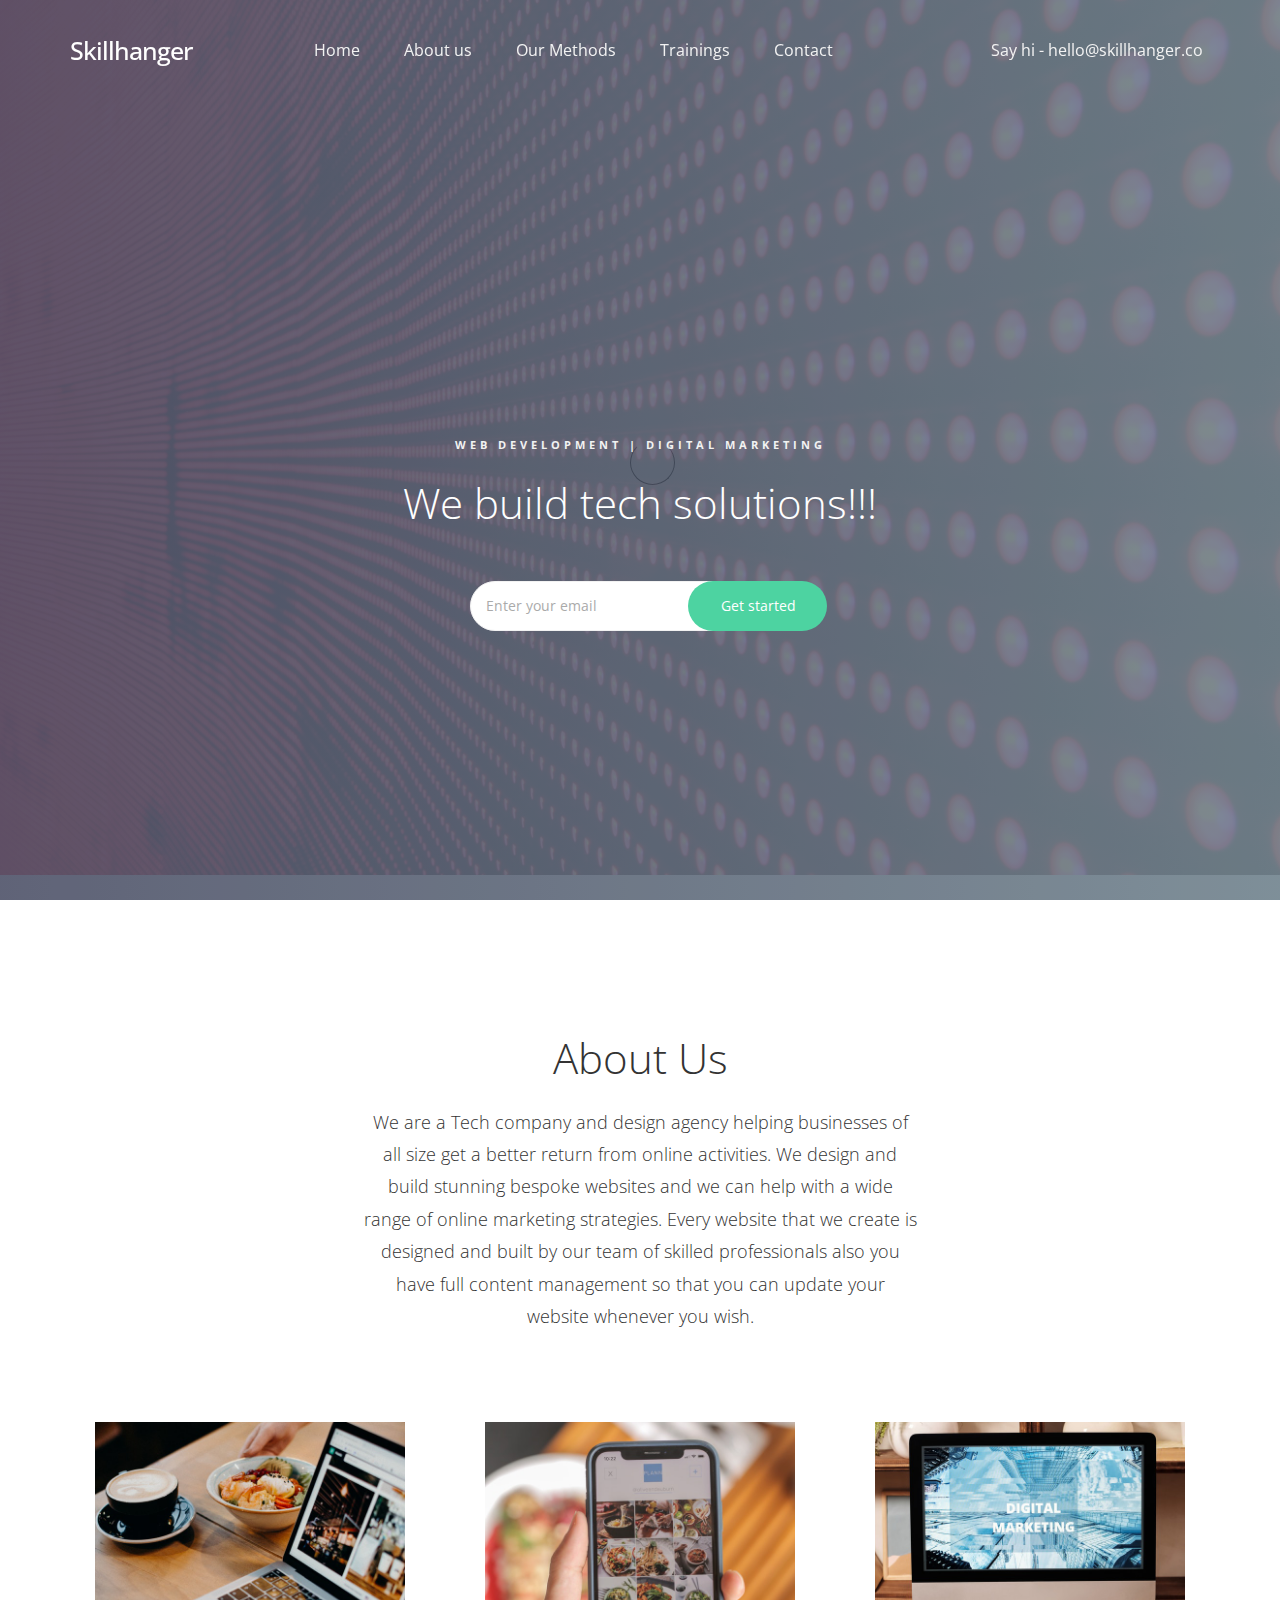
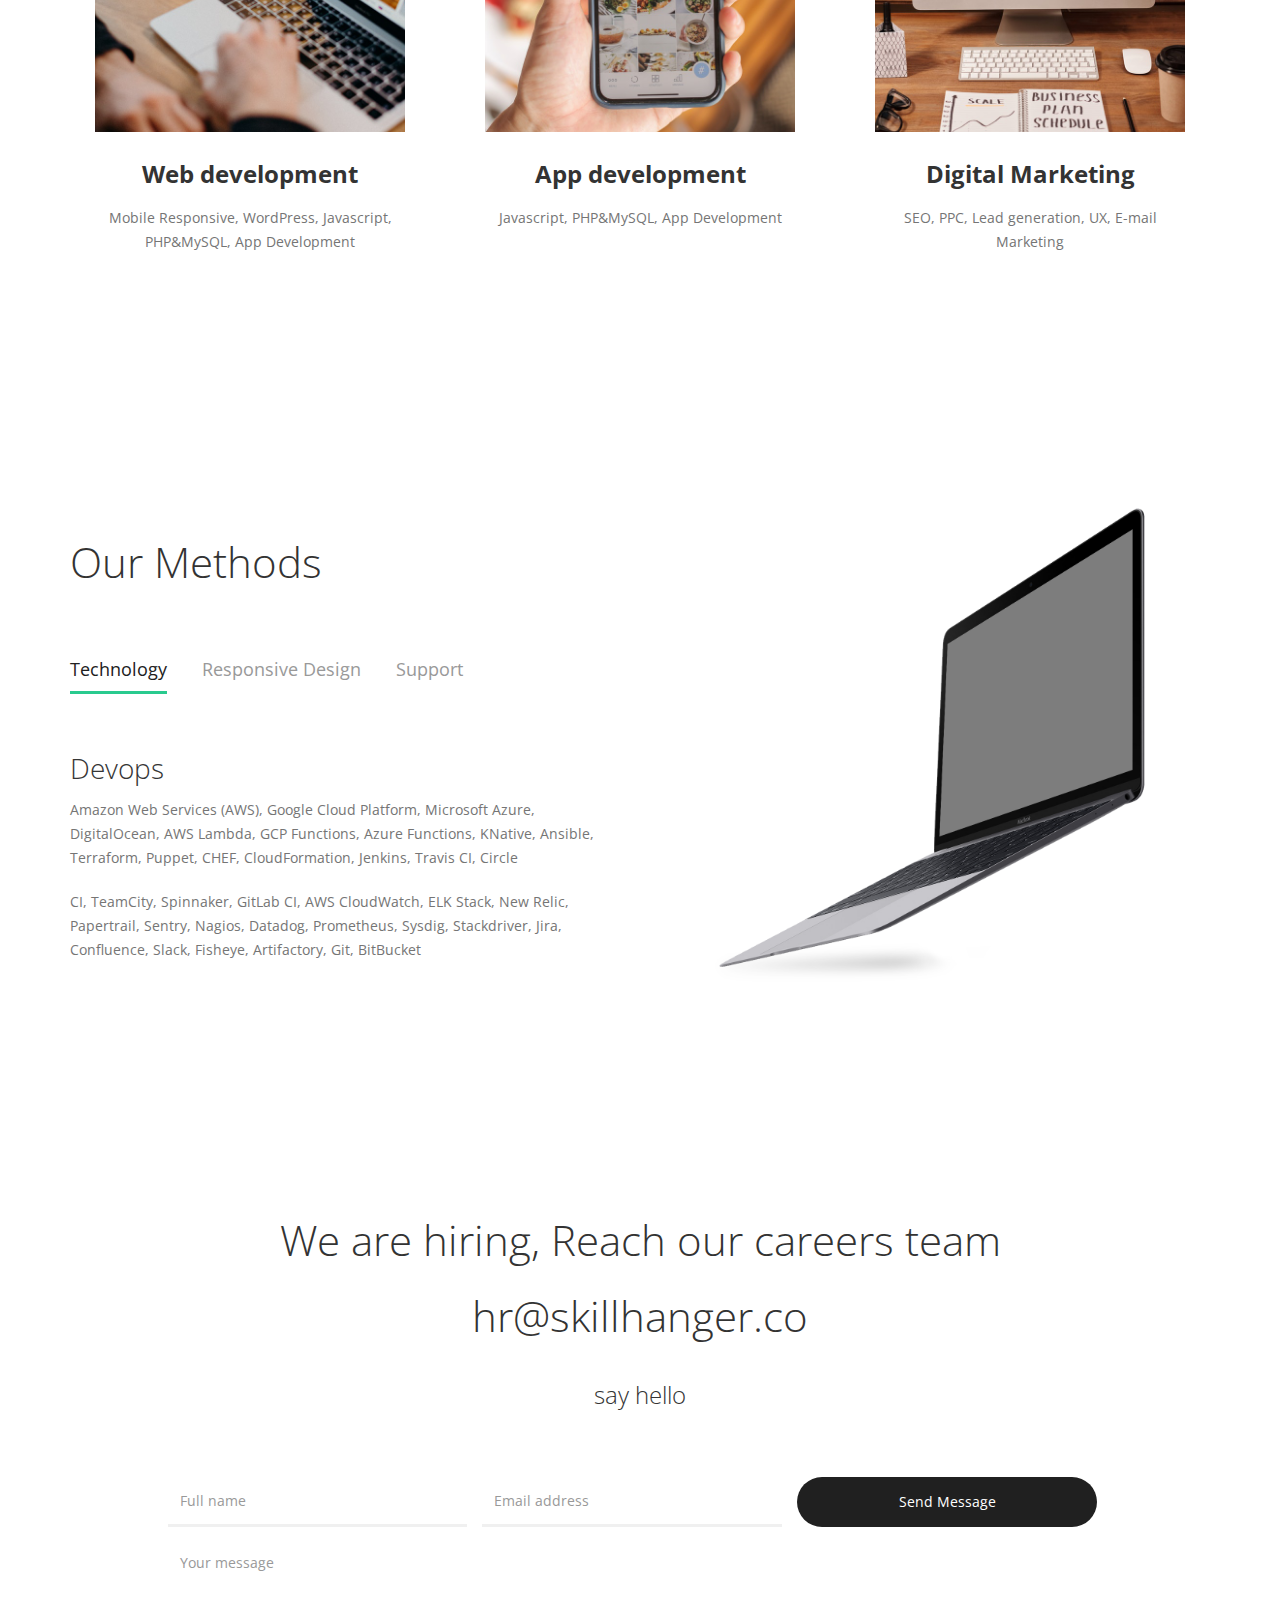
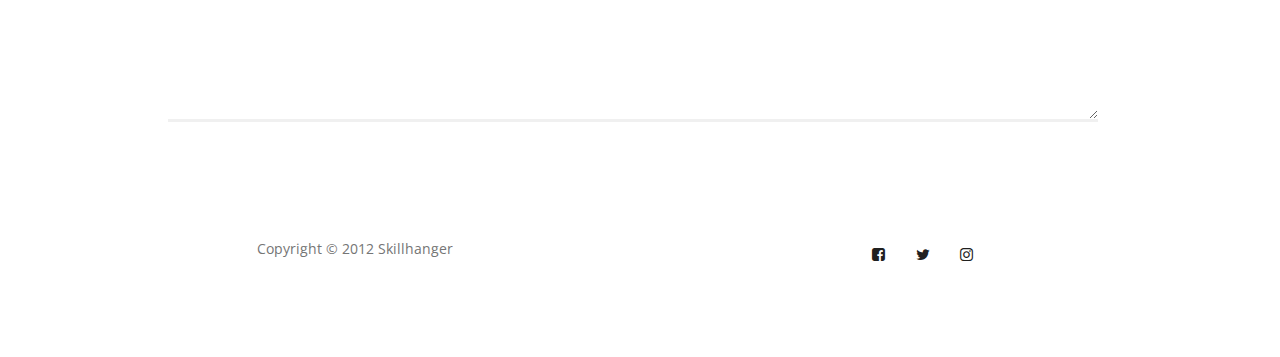
<file: webapp/index.html>
<!DOCTYPE html>
<html lang="en">
<head>

	<title>Skillhanger</title>
	
     <meta charset="UTF-8">
     <meta http-equiv="X-UA-Compatible" content="IE=Edge">
     <meta name="description" content="">
     <meta name="keywords" content="">
     <meta name="team" content="">
     <meta name="viewport" content="width=device-width, initial-scale=1, maximum-scale=1">
     <link rel="icon" href="images/app.jpg" type="image/png">

     <link rel="stylesheet" href="css/bootstrap.min.css">
     <link rel="stylesheet" href="css/owl.carousel.css">
     <link rel="stylesheet" href="css/owl.theme.default.min.css">
     <link rel="stylesheet" href="css/font-awesome.min.css">

     <!-- MAIN CSS -->
     <link rel="stylesheet" href="css/tooplate-style.css">

</head>
<body>

     <!-- PRE LOADER -->
     <section class="preloader">
          <div class="spinner">

               <span class="spinner-rotate"></span>
               
          </div>
     </section>


     <!-- MENU -->
     <section class="navbar custom-navbar navbar-fixed-top" role="navigation">
          <div class="container">

               <div class="navbar-header">
                    <button class="navbar-toggle" data-toggle="collapse" data-target=".navbar-collapse">
                         <span class="icon icon-bar"></span>
                         <span class="icon icon-bar"></span>
                         <span class="icon icon-bar"></span>
                    </button>

                    <!-- lOGO TEXT HERE -->
                    <a href="index.html" class="navbar-brand">Skillhanger</a>
               </div>

               <!-- MENU LINKS -->
               <div class="collapse navbar-collapse">
                    <ul class="nav navbar-nav">
                         <li><a href="#home" class="smoothScroll">Home</a></li>
                 <li><a href="#about" class="smoothScroll">About us</a></li>

                         <li><a href="#feature" class="smoothScroll">Our Methods</a></li>
                          <li><a href="#feature" class="smoothScroll">Trainings</a></li>

              <!--  <li><a href="#pricing" class="smoothScroll">Pricing</a></li> -->
                         <li><a href="#contact" class="smoothScroll">Contact</a></li>

                    </ul>
                    <ul class="nav navbar-nav navbar-right">
                         <li><a href="#">Say hi  - <span>hello@skillhanger.co</span></a></li>
                    </ul>
               </div>

          </div>
     </section>





     <!-- FEATURE -->
     <section id="home" data-stellar-background-ratio="0.5">
          <div class="overlay"></div>
          <div class="container">
               <div class="row">

                    <div class="col-md-offset-3 col-md-6 col-sm-12">
                         <div class="home-info">
                              <h3>Web development | Digital Marketing </h3>
                              <h1>We build tech solutions!!!</h1>
                              <form action="" method="get" class="online-form">
                                   <input type="email" name="email" class="form-control" placeholder="Enter your email" required="">
                                   <button type="submit" class="form-control">Get started</button>
                              </form>
                         </div>
                    </div>

               </div>
          </div>
     </section>


        <!-- ABOUT -->

     <section id="about" data-stellar-background-ratio="0.5">
          <div class="container">
               <div class="row">

                    <div class="col-md-offset-3 col-md-6 col-sm-12">
                         <div class="section-title">
                              <h1>About Us</h1>
               <h4>We are a Tech company and  design agency helping businesses of all size get a better return from online activities. We design and build stunning bespoke websites and we can help with a wide range of online marketing strategies. Every website that we create is designed and built by our team of skilled professionals also you have full content management so that you can update your website whenever you wish.
               </h4>

                         </div>
                    </div>

                 <div class="col-md-4 col-sm-4 text-centre">
                         <div class="team-thumb">
                        <div class="team-info team-thumb-down">
                    <img src="images/web.jpg" class="img-responsive" alt="Andrew Orange"> <p></p>

                                   <h3><b>Web development</b></h3><p></p>
                                   <p>Mobile Responsive, WordPress, Javascript, PHP&MySQL, App Development</p>
                              </div>
                         </div>
                    </div>


                    <div class="col-md-4 col-sm-4 text-centre">
                         <div class="team-thumb">
                        <div class="team-info team-thumb-down">
                    <img src="images/app.jpg" class="img-responsive" alt="App-development"> <p></p>

                                   <h3><b>App development</b></h3><p></p>
                                  <p>Javascript, PHP&MySQL, App Development</p>
                           </div>
                       </div>

                   </div>




                       <div class="col-md-4 col-sm-4 text-centre">
                         <div class="team-thumb">
                        <div class="team-info team-thumb-down">
                    <img src="images/digital-marketing.jpg" class="img-responsive" alt="App-development"> <p></p>

                                   <h3><b>Digital Marketing</b></h3><p></p>
                                  <p>SEO, PPC, Lead generation, UX, E-mail Marketing</p>
                           </div>
                       </div>

                   </div>



          </div>
     </section>


     <!-- FEATURE -->

     <section id="feature" data-stellar-background-ratio="0.5">
          <div class="container">
               <div class="row">

                    <div class="col-md-12 col-sm-12">
                         <div class="section-title">
                              <h1>Our Methods</h1>
                         </div>
                    </div>

                    <div class="col-md-6 col-sm-6">
                         <ul class="nav nav-tabs" role="tablist">
                              <li class="active"><a href="#tab01" aria-controls="tab01" role="tab" data-toggle="tab">Technology </a></li>

                              <li><a href="#tab02" aria-controls="tab02" role="tab" data-toggle="tab">Responsive Design</a></li>

                              <li><a href="#tab03" aria-controls="tab03" role="tab" data-toggle="tab">Support</a></li>
                         </ul>

                         <div class="tab-content">
                              <div class="tab-pane active" id="tab01" role="tabpanel">
                                   <div class="tab-pane-item">
                                        <h2> Devops</h2>
                                        <p>Amazon Web Services (AWS), Google Cloud Platform, Microsoft Azure, DigitalOcean, AWS Lambda, GCP Functions, Azure Functions, KNative, Ansible, Terraform, Puppet, CHEF, CloudFormation, Jenkins, Travis CI, Circle</p>
                                   </div>
                                   <div class="tab-pane-item">
                                        <p>CI, TeamCity, Spinnaker, GitLab CI, AWS CloudWatch, ELK Stack, New Relic, Papertrail, Sentry, Nagios, Datadog, Prometheus, Sysdig, Stackdriver, Jira, Confluence, Slack, Fisheye, Artifactory, Git, BitBucket</p>

                                   </div>

                              <div class="tab-pane-item">
                                        <h2></h2>
                                        <p> </p>
                         
                                   </div>                                  
                              </div>


                              <div class="tab-pane" id="tab02" role="tabpanel">
                                   <div class="tab-pane-item">
                                        <h2>Compatible Browsers</h2>
                                   </div>
                                   <div class="tab-pane-item">
                                        <h2>Unbeatable Value</h2>
                                        <p></p>
                                   </div>
                                   <div class="tab-pane-item">
                                        <h2>Unique designs</h2>
                                        <p></p>
                                   </div>
                              </div>

                              <div class="tab-pane" id="tab03" role="tabpanel">
                                   <div class="tab-pane-item">
                                        <h2>Quick Support</h2>
                                        <p>Our support team is aways on standby to solve your problems</p>
                                   </div>
                                   <div class="tab-pane-item">
                                        <p></p>
                                   </div>
                              </div>
                         </div>

                    </div>

                    <div class="col-md-6 col-sm-6">
                         <div class="feature-image">
                              <img src="images/feature-mockup.png" class="img-responsive" alt="Thin Laptop">                             
                         </div>
                    </div>

               </div>
          </div>
     </section>





  

     <!-- TESTIMONIAL 
     <section id="testimonial" data-stellar-background-ratio="0.5">
          <div class="container">
               <div class="row">

                    <div class="col-md-6 col-sm-12">
                         <div class="testimonial-image"></div>
                    </div>

                    <div class="col-md-6 col-sm-12">
                         <div class="testimonial-info">
                              
                              <div class="section-title">
                                   <h1>What People Say</h1>
                              </div>

                              <div class="owl-carousel owl-theme">
                                   <div class="item">
                                        <h3>Vestibulum tempor facilisis efficitur. Sed nec nisi sit amet nibh pellentesque elementum. In viverra ipsum ornare sapien rhoncus ullamcorper.</h3>
                                        <div class="testimonial-item">
                                             <img src="images/tst-image1.jpg" class="img-responsive" alt="Michael">
                                             <h4>Michael</h4>
                                        </div>
                                   </div>

                                   <div class="item">
                                        <h3>Donec pretium tristique elit eget sodales. Pellentesque posuere, nunc id interdum venenatis, leo odio cursus sapien, ac malesuada nisl libero eget urna.</h3>
                                        <div class="testimonial-item">
                                             <img src="images/tst-image2.jpg" class="img-responsive" alt="Sofia">
                                             <h4>Sofia</h4>
                                        </div>
                                   </div>

                                   <div class="item">
                                        <h3>Lorem ipsum dolor sit amet, consectetur adipisicing eiusmod tempor incididunt ut labore et dolore magna.</h3>
                                        <div class="testimonial-item">
                                             <img src="images/tst-image3.jpg" class="img-responsive" alt="Monica">
                                             <h4>Monica</h4>
                                        </div>
                                   </div>
                              </div>

                         </div>
                    </div>
                    
               </div>
          </div>
     </section>
-->


     <!-- CONTACT -->
     <section id="contact" data-stellar-background-ratio="0.5">
          <div class="container">
               <div class="row">

                    <div class="col-md-offset-1 col-md-10 col-sm-12">
                         <form id="contact-form" role="form" action="" method="post">
                              <div class="section-title">
                                   <h1>We are hiring, Reach our careers team hr@skillhanger.co </h1>
                                    <h3>say hello</h3>

                              </div>

                              <div class="col-md-4 col-sm-4">
                                   <input type="text" class="form-control" placeholder="Full name" name="name" required="">
                              </div>
                              <div class="col-md-4 col-sm-4">
                                   <input type="email" class="form-control" placeholder="Email address" name="email" required="">
                              </div>
                              <div class="col-md-4 col-sm-4">
                                   <input type="submit" class="form-control" name="send message" value="Send Message">
                              </div>
                              <div class="col-md-12 col-sm-12">
                                   <textarea class="form-control" rows="8" placeholder="Your message" name="message" required=""></textarea>
                              </div>
                         </form>
                    </div>

               </div>
          </div>
     </section>       


     <!-- FOOTER -->
     <footer id="footer" data-stellar-background-ratio="0.5">
          <div class="container">
               <div class="row">

                    <div class="copyright-text col-md-12 col-sm-12">
                         <div class="col-md-6 col-sm-6">
                              <p>Copyright &copy; 2012 Skillhanger
                				<a rel="nofollow" href="http://skillhanger.co"></a></p>
                         </div>

                         <div class="col-md-6 col-sm-6">
                              <ul class="social-icon">
                                   <li><a href="#" class="fa fa-facebook-square" attr="facebook icon"></a></li>
                                   <li><a href="#" class="fa fa-twitter"></a></li>
                                   <li><a href="https://www.instagram.com/skillhanger/" class="fa fa-instagram"></a></li>
                              </ul>
                         </div>
                    </div>

               </div>
          </div>
     </footer>


     <!-- SCRIPTS -->
     <script src="js/jquery.js"></script>
     <script src="js/bootstrap.min.js"></script>
     <script src="js/jquery.stellar.min.js"></script>
     <script src="js/owl.carousel.min.js"></script>
     <script src="js/smoothscroll.js"></script>
     <script src="js/custom.js"></script>

</body>
</html>
</file>
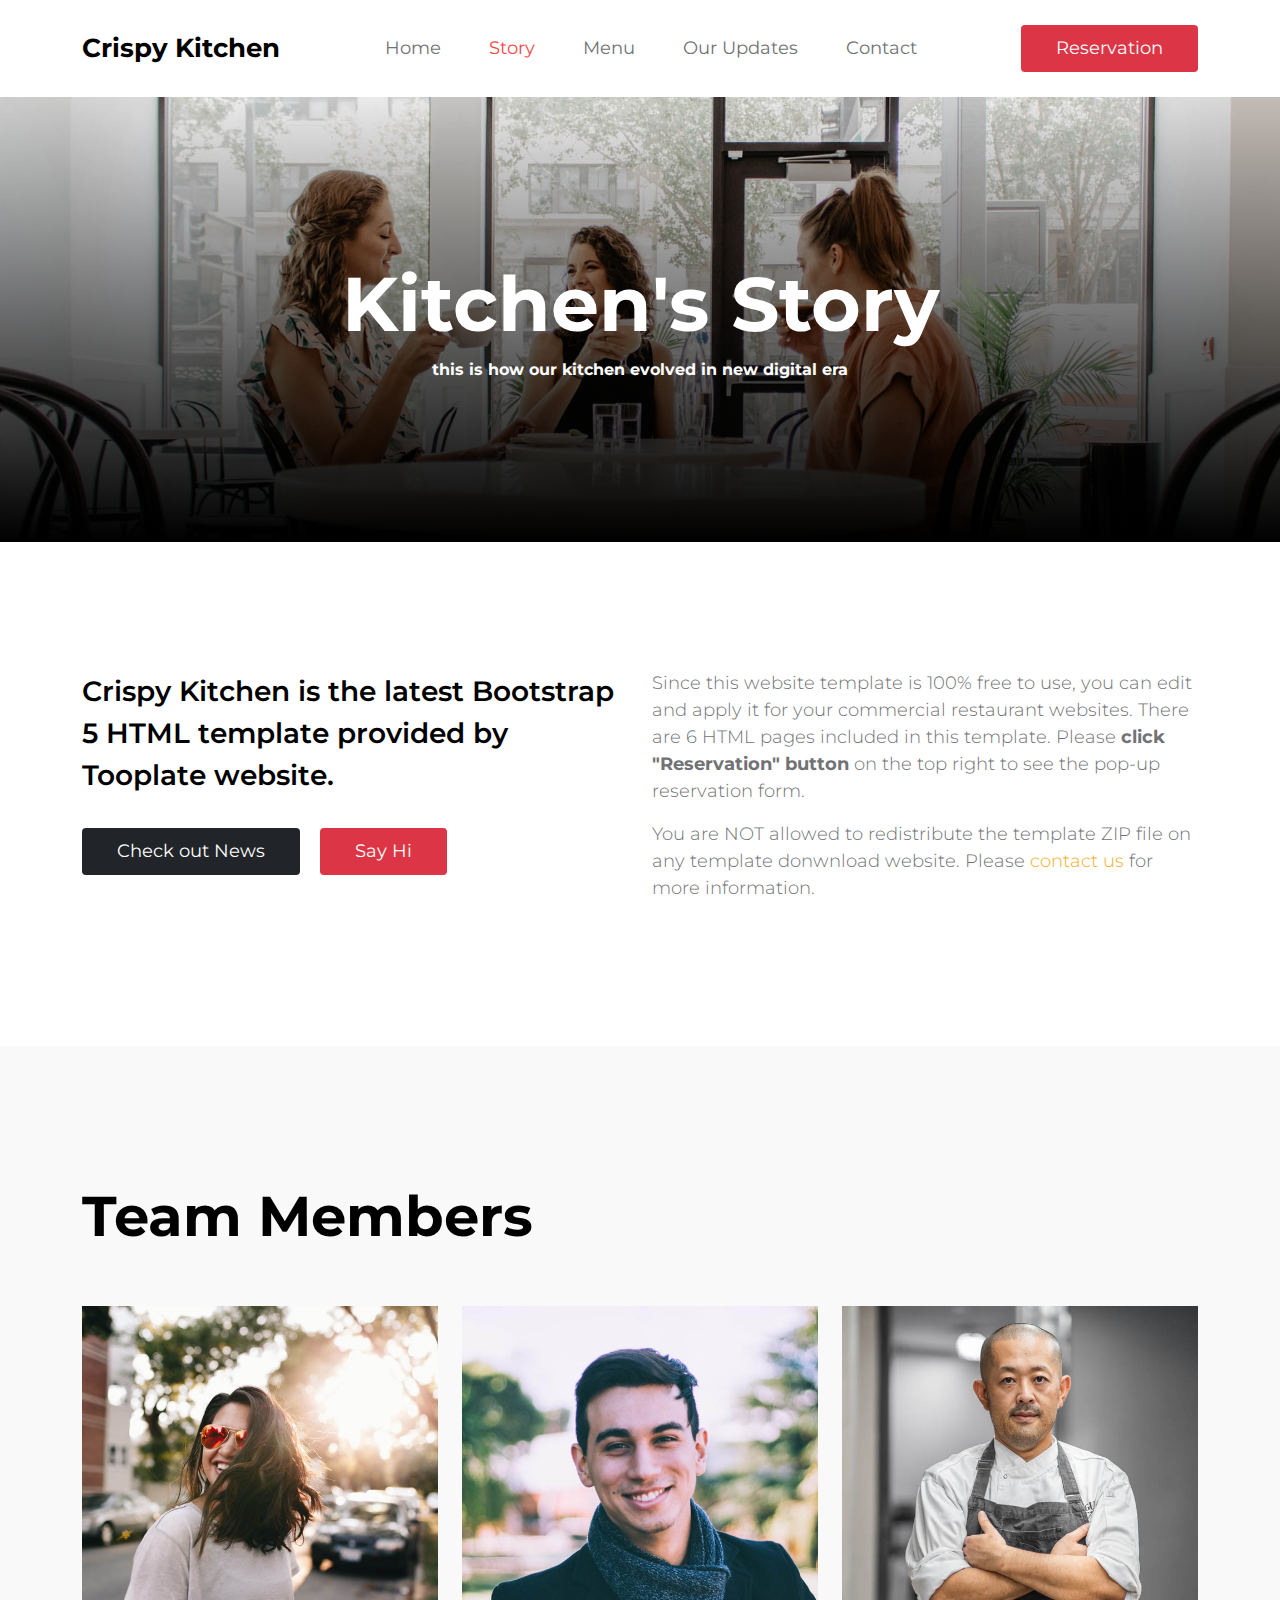
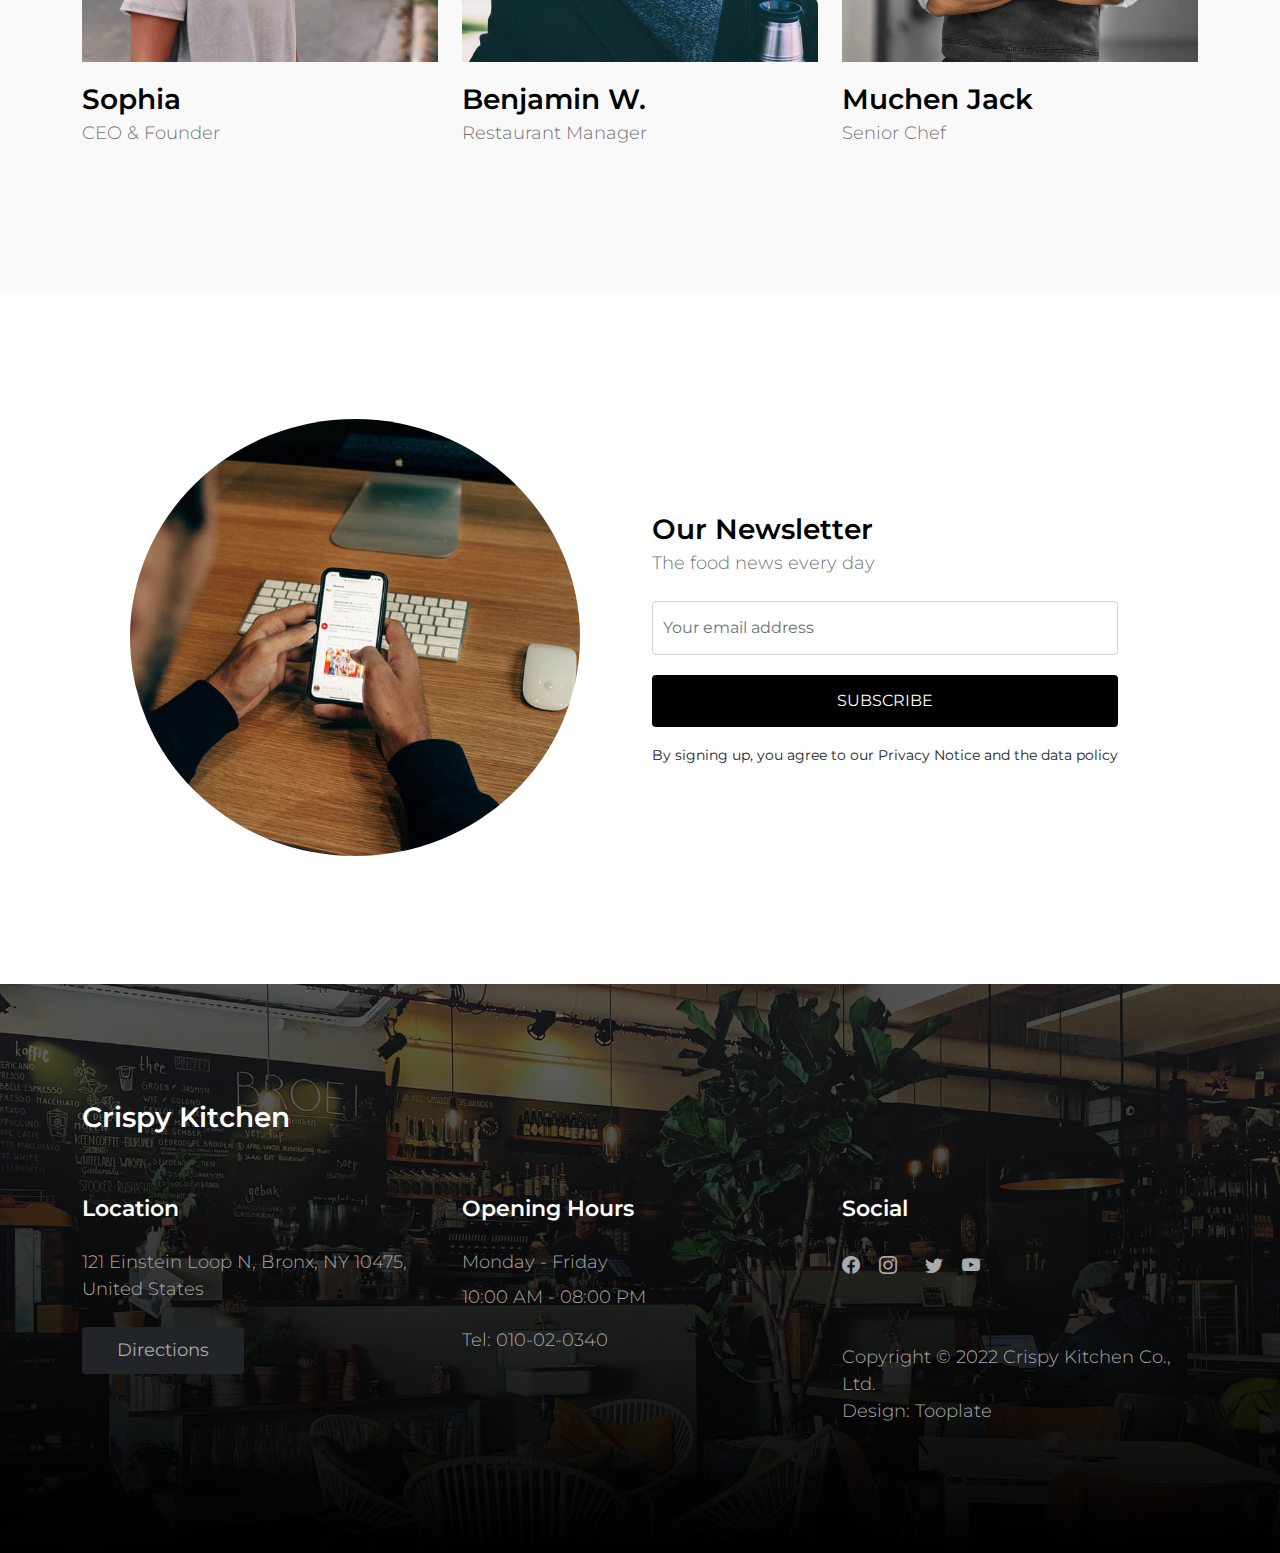
<file: web/about.html>
<!doctype html>
<html lang="en">
    <head>
        <meta charset="utf-8">
        <meta name="viewport" content="width=device-width, initial-scale=1">

        <meta name="description" content="">
        <meta name="author" content="">

        <title>About Crispy Kitchen HTML Template</title>

        <!-- CSS FILES -->        
        <link rel="preconnect" href="https://fonts.googleapis.com">
        
        <link rel="preconnect" href="https://fonts.gstatic.com" crossorigin>
        
        <link href="https://fonts.googleapis.com/css2?family=Montserrat:wght@300;400;600;700&display=swap" rel="stylesheet">                
        <link href="css/bootstrap.min.css" rel="stylesheet">

        <link href="css/bootstrap-icons.css" rel="stylesheet">

        <link href="css/tooplate-crispy-kitchen.css" rel="stylesheet">
<!--

Tooplate 2129 Crispy Kitchen

https://www.tooplate.com/view/2129-crispy-kitchen

-->
    </head>
    
    <body>
        
        <nav class="navbar navbar-expand-lg bg-white shadow-lg">
            <div class="container">
                <button class="navbar-toggler" type="button" data-bs-toggle="collapse" data-bs-target="#navbarNav" aria-controls="navbarNav" aria-expanded="false" aria-label="Toggle navigation">
                    <span class="navbar-toggler-icon"></span>
                </button>
                
                <a class="navbar-brand" href="index.html">
                    Crispy Kitchen
                </a>

                <div class="d-lg-none">
                    <button type="button" class="custom-btn btn btn-danger" data-bs-toggle="modal" data-bs-target="#BookingModal">Reservation</button>
                </div>

                <div class="collapse navbar-collapse" id="navbarNav">
                    <ul class="navbar-nav mx-auto">
                        <li class="nav-item">
                            <a class="nav-link" href="index.html">Home</a>
                        </li>

                        <li class="nav-item">
                            <a class="nav-link active" href="about.html">Story</a>
                        </li>

                        <li class="nav-item">
                            <a class="nav-link" href="menu.html">Menu</a>
                        </li>

                        <li class="nav-item">
                            <a class="nav-link" href="news.html">Our Updates</a>
                        </li>

                        <li class="nav-item">
                            <a class="nav-link" href="contact.html">Contact</a>
                        </li>
                    </ul>
                </div>

                <div class="d-none d-lg-block">
                    <button type="button" class="custom-btn btn btn-danger" data-bs-toggle="modal" data-bs-target="#BookingModal">Reservation</button>
                </div>

            </div>
        </nav>

        <main>

            <header class="site-header site-about-header">
                <div class="container">
                    <div class="row">

                        <div class="col-lg-10 col-12 mx-auto">
                            <h1 class="text-white">Kitchen's Story</h1>

                            <strong class="text-white">this is how our kitchen evolved in new digital era</strong>
                        </div>

                    </div>
                </div>

                <div class="overlay"></div>
            </header>

            <section class="about section-padding bg-white">
                <div class="container">
                    <div class="row">

                        <div class="col-lg-6 col-12 mb-2">
                            <h4 class="mb-3">Crispy Kitchen is the latest Bootstrap 5 HTML template provided by Tooplate website.</h4>

                            <a href="news.html" class="custom-btn btn btn-dark mt-3">Check out News</a>

                            <a href="contact.html" class="custom-btn btn btn-danger mt-3 ms-3">Say Hi</a>
                        </div>

                        <div class="col-lg-6 col-12">
                        
                        	<p>Since this website template is 100% free to use, you can edit and apply it for your commercial restaurant websites. There are 6 HTML pages included in this template. Please <strong>click "Reservation" button</strong> on the top right to see the pop-up reservation form.</p>
                        
                            <p>You are NOT allowed to redistribute the template ZIP file on any template donwnload website. Please <a href="https://www.tooplate.com/contact" target="_blank">contact us</a> for more information.</p>

                        </div>

                    </div>
                </div>
            </section>

            <section class="about section-padding">
                <div class="container">
                    <div class="row">

                        <div class="col-12">
                            <h2 class="mb-5">Team Members</h2>
                        </div>

                        <div class="col-lg-4 col-12">
                            <div class="team-thumb">
                                <img src="images/team/matthew-hamilton-tNCH0sKSZbA-unsplash.jpg" class="img-fluid team-image" alt="">
                                
                                <div class="team-info">
                                    <h4 class="mt-3 mb-0">Sophia</h4>

                                    <p>CEO &amp; Founder</p>
                                </div>
                            </div>
                        </div>

                        <div class="col-lg-4 col-12 my-lg-0 my-4">
                            <div class="team-thumb">
                                <img src="images/team/nicolas-horn-MTZTGvDsHFY-unsplash.jpg" class="img-fluid team-image" alt="">

                                <h4 class="mt-3 mb-0">Benjamin W.</h4>

                                <p>Restaurant Manager</p>
                            </div>
                        </div>

                        <div class="col-lg-4 col-12">
                            <div class="team-thumb">
                                <img src="images/team/rc-cf-FMh5o5m5N9E-unsplash.jpg" class="img-fluid team-image" alt="">
                                
                                <h4 class="mt-3 mb-0">Muchen Jack</h4>

                                <p>Senior Chef</p>
                            </div>
                        </div>

                    </div>
                </div>
            </section>
            
            <section class="newsletter section-padding bg-white">
                <div class="container">
                    <div class="row">

                        <div class="col-lg-6 col-12">
                            <img src="images/charles-deluvio-FdDkfYFHqe4-unsplash.jpg" class="img-fluid newsletter-image" alt="">
                        </div>

                        <div class="col-lg-6 col-12 d-flex align-items-center mt-5 mt-lg-0 mx-auto">
                            <div class="subscribe-form-wrap">
                                <h4 class="mb-0">Our Newsletter</h4>

                                <p>The food news every day</p>

                                <form class="custom-form subscribe-form mt-4" role="form">
                                    <input type="email" name="subscribe-email" id="subscribe-email" pattern="[^ @]*@[^ @]*" class="form-control" placeholder="Your email address" required="">

                                    <button type="submit" class="form-control mb-3" id="subscribe">Subscribe</button>

                                    <small>By signing up, you agree to our Privacy Notice and the data policy</small>
                                    </div>
                                </form>
                            </div>
                        </div>

                    </div>
                </div>
            </section>

        </main>

        <footer class="site-footer section-padding">
            
            <div class="container">
                
                <div class="row">

                    <div class="col-12">
                        <h4 class="text-white mb-4 me-5">Crispy Kitchen</h4>
                    </div>

                    <div class="col-lg-4 col-md-7 col-xs-12 tooplate-mt30">
                        <h6 class="text-white mb-lg-4 mb-3">Location</h6>

                        <p>121 Einstein Loop N, Bronx, NY 10475, United States</p>

                        <a href="https://goo.gl/maps/wZVGLA7q64uC1s886" class="custom-btn btn btn-dark mt-2">Directions</a>
                    </div>

                    <div class="col-lg-4 col-md-5 col-xs-12 tooplate-mt30">
                        <h6 class="text-white mb-lg-4 mb-3">Opening Hours</h6>

                        <p class="mb-2">Monday - Friday</p>

                        <p>10:00 AM - 08:00 PM</p>

                        <p>Tel: <a href="tel: 010-02-0340" class="tel-link">010-02-0340</a></p>
                    </div>

                    <div class="col-lg-4 col-md-6 col-xs-12 tooplate-mt30">
                        <h6 class="text-white mb-lg-4 mb-3">Social</h6>

                        <ul class="social-icon">
                            <li><a href="#" class="social-icon-link bi-facebook"></a></li>

                            <li><a href="#" class="social-icon-link bi-instagram"></a></li>

                            <<li><a href="https://twitter.com/search?q=tooplate.com&src=typed_query&f=live" target="_blank"
                            	 class="social-icon-link bi-twitter"></a></li>

                            <li><a href="#" class="social-icon-link bi-youtube"></a></li>
                        </ul>
                    
                        <p class="copyright-text tooplate-mt60">Copyright © 2022 Crispy Kitchen Co., Ltd.
                        <br>Design: <a rel="nofollow" href="https://www.tooplate.com/" target="_blank">Tooplate</a></p>
                        
                    </div>

                </div><!-- row ending -->
                
             </div><!-- container ending -->
             
        </footer>

        <!-- Modal -->
        <div class="modal fade" id="BookingModal" tabindex="-1" aria-labelledby="BookingModal" aria-hidden="true">
            <div class="modal-dialog modal-dialog-centered modal-xl">
                <div class="modal-content">
                    <div class="modal-header">
                        <h3 class="mb-0">Reserve a table</h3>

                        <button type="button" class="btn-close" data-bs-dismiss="modal" aria-label="Close"></button>
                    </div>

                    <div class="modal-body d-flex flex-column justify-content-center">
                        <div class="booking">
                            
                            <form class="booking-form row" role="form" action="#" method="post">
                                <div class="col-lg-6 col-12">
                                    <label for="name" class="form-label">Full Name</label>

                                    <input type="text" name="name" id="name" class="form-control" placeholder="Your Name" required>
                                </div>

                                <div class="col-lg-6 col-12">
                                    <label for="email" class="form-label">Email Address</label>

                                    <input type="email" name="email" id="email" pattern="[^ @]*@[^ @]*" class="form-control" placeholder="your@email.com" required>
                                </div>

                                <div class="col-lg-6 col-12">
                                    <label for="phone" class="form-label">Phone Number</label>

                                    <input type="telephone" name="phone" id="phone" pattern="[0-9]{3}-[0-9]{3}-[0-9]{4}" class="form-control" placeholder="123-456-7890">
                                </div>

                                <div class="col-lg-6 col-12">
                                    <label for="people" class="form-label">Number of persons</label>

                                    <input type="text" name="people" id="people" class="form-control" placeholder="12 persons">
                                </div>

                                <div class="col-lg-6 col-12">
                                    <label for="date" class="form-label">Date</label>

                                    <input type="date" name="date" id="date" value="" class="form-control">
                                </div>

                                <div class="col-lg-6 col-12">
                                    <label for="time" class="form-label">Time</label>

                                    <select class="form-select form-control" name="time" id="time">
                                      <option value="5" selected>5:00 PM</option>
                                      <option value="6">6:00 PM</option>
                                      <option value="7">7:00 PM</option>
                                      <option value="8">8:00 PM</option>
                                      <option value="9">9:00 PM</option>
                                    </select>
                                </div>

                                <div class="col-12">
                                    <label for="message" class="form-label">Special Request</label>

                                    <textarea class="form-control" rows="4" id="message" name="message" placeholder=""></textarea>
                                </div>

                                <div class="col-lg-4 col-12 ms-auto">
                                    <button type="submit" class="form-control">Submit Request</button>
                                </div>
                            </form>
                        </div>
                    </div>

                    <div class="modal-footer"></div>
                    
                </div>
                
            </div>
        </div>

        <!-- JAVASCRIPT FILES -->
        <script src="js/jquery.min.js"></script>
        <script src="js/bootstrap.bundle.min.js"></script>
        <script src="js/custom.js"></script>

    </body>
</html>
</file>
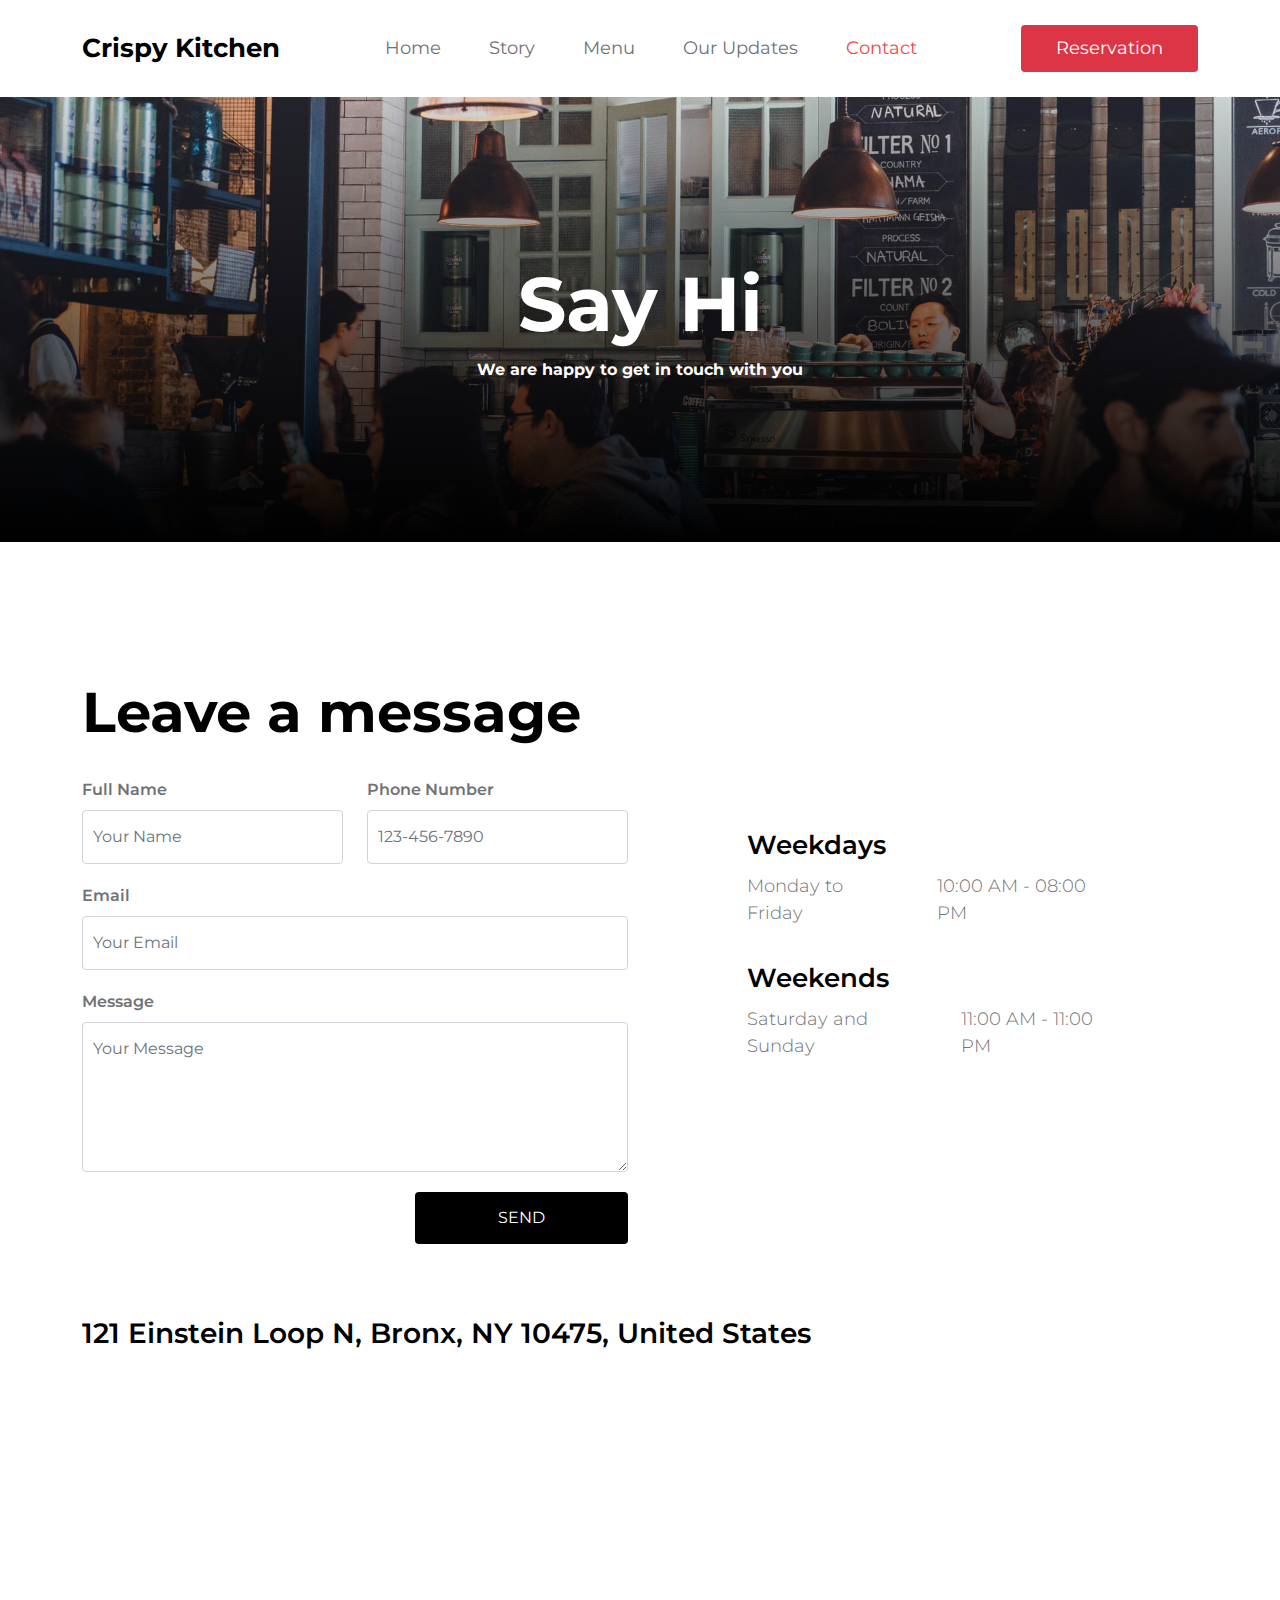
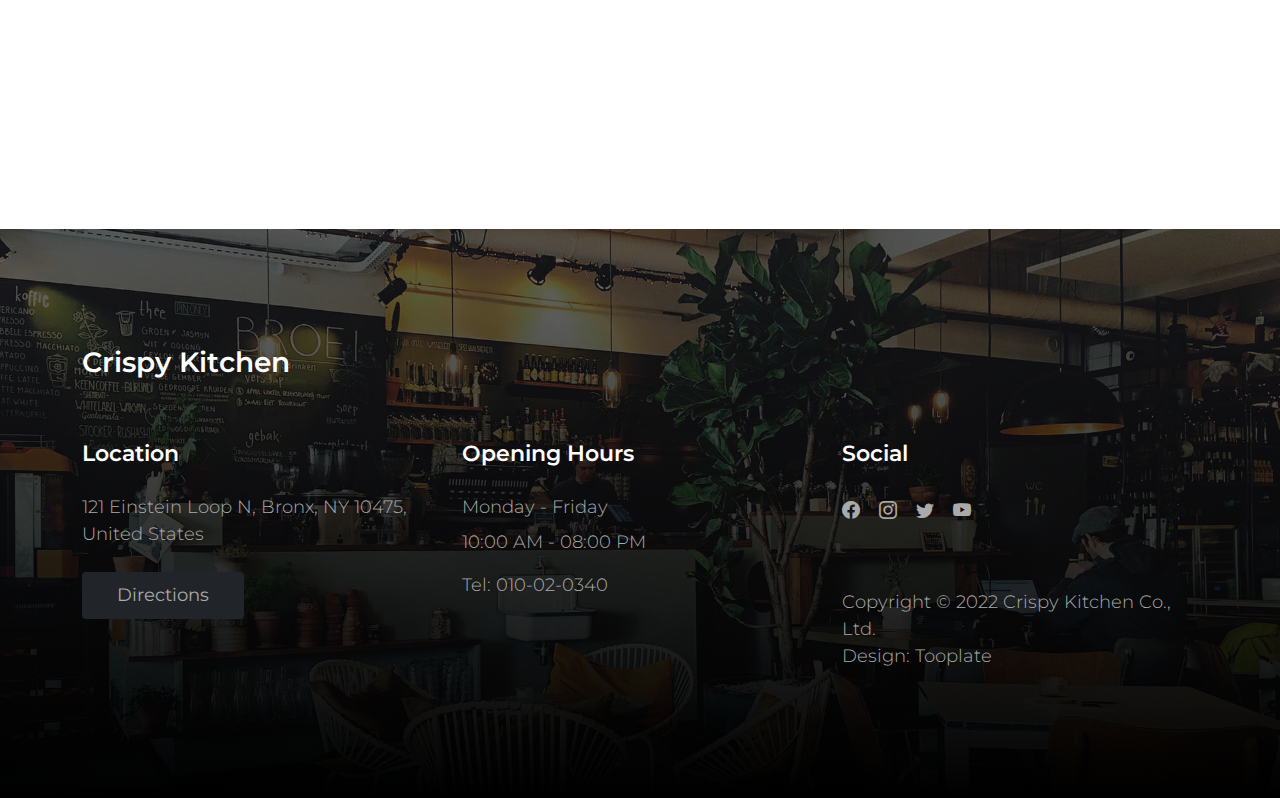
<file: web/contact.html>
<!doctype html>
<html lang="en">
    <head>
        <meta charset="utf-8">
        <meta name="viewport" content="width=device-width, initial-scale=1">

        <meta name="description" content="">
        <meta name="author" content="">

        <title>Crispy Kitchen - Contact Page</title>

        <!-- CSS FILES -->        
        <link rel="preconnect" href="https://fonts.googleapis.com">
        
        <link rel="preconnect" href="https://fonts.gstatic.com" crossorigin>
        
        <link href="https://fonts.googleapis.com/css2?family=Montserrat:wght@300;400;600;700&display=swap" rel="stylesheet">                
        <link href="css/bootstrap.min.css" rel="stylesheet">

        <link href="css/bootstrap-icons.css" rel="stylesheet">

        <link href="css/tooplate-crispy-kitchen.css" rel="stylesheet">
<!--

Tooplate 2129 Crispy Kitchen

https://www.tooplate.com/view/2129-crispy-kitchen

-->
    </head>
    
    <body>
        
        <nav class="navbar navbar-expand-lg bg-white shadow-lg">
            <div class="container">
                <button class="navbar-toggler" type="button" data-bs-toggle="collapse" data-bs-target="#navbarNav" aria-controls="navbarNav" aria-expanded="false" aria-label="Toggle navigation">
                    <span class="navbar-toggler-icon"></span>
                </button>
                
                <a class="navbar-brand" href="index.html">
                    Crispy Kitchen
                </a>

                <div class="d-lg-none">
                    <button type="button" class="custom-btn btn btn-danger" data-bs-toggle="modal" data-bs-target="#BookingModal">Reservation</button>
                </div>

                <div class="collapse navbar-collapse" id="navbarNav">
                    <ul class="navbar-nav mx-auto">
                        <li class="nav-item">
                            <a class="nav-link" href="index.html">Home</a>
                        </li>

                        <li class="nav-item">
                            <a class="nav-link" href="about.html">Story</a>
                        </li>

                        <li class="nav-item">
                            <a class="nav-link" href="menu.html">Menu</a>
                        </li>

                        <li class="nav-item">
                            <a class="nav-link" href="news.html">Our Updates</a>
                        </li>

                        <li class="nav-item">
                            <a class="nav-link active" href="contact.html">Contact</a>
                        </li>
                    </ul>
                </div>

                <div class="d-none d-lg-block">
                    <button type="button" class="custom-btn btn btn-danger" data-bs-toggle="modal" data-bs-target="#BookingModal">Reservation</button>
                </div>

            </div>
        </nav>

        <main>

            <header class="site-header site-contact-header">
                <div class="container">
                    <div class="row">

                        <div class="col-lg-10 col-12 mx-auto">
                            <h1 class="text-white">Say Hi</h1>

                            <strong class="text-white">We are happy to get in touch with you</strong>
                        </div>

                    </div>
                </div>
                
                <div class="overlay"></div>
            </header>

            <section class="contact section-padding">
                <div class="container">
                    <div class="row">

                        <div class="col-12">
                            <h2 class="mb-4">Leave a message</h2>
                        </div>

                        <div class="col-lg-6 col-12">
                            <form class="custom-form contact-form row" action="#" method="post" role="form">
                                <div class="col-lg-6 col-6">
                                    <label for="contact-name" class="form-label">Full Name</label>

                                    <input type="text" name="contact-name" id="contact-name" class="form-control" placeholder="Your Name" required>
                                </div>

                                <div class="col-lg-6 col-6">
                                    <label for="contact-phone" class="form-label">Phone Number</label>

                                    <input type="telephone" name="contact-phone" id="contact-phone" pattern="[0-9]{3}-[0-9]{3}-[0-9]{4}" class="form-control" placeholder="123-456-7890">
                                </div>

                                <div class="col-12">
                                    <label for="contact-email" class="form-label">Email</label>

                                    <input type="email" name="contact-email" id="contact-email" pattern="[^ @]*@[^ @]*" class="form-control" placeholder="Your Email" required="">

                                    <label for="contact-message" class="form-label">Message</label>

                                    <textarea class="form-control" rows="5" id="contact-message" name="contact-message" placeholder="Your Message"></textarea>
                                </div>

                                <div class="col-lg-5 col-12 ms-auto">
                                    <button type="submit" class="form-control">Send</button>
                                </div>
                            </form>
                        </div>

                        <div class="col-lg-4 col-12 mx-auto mt-lg-5 mt-4">

                            <h5>Weekdays</h5>

                            <div class="d-flex mb-lg-3">
                                <p>Monday to Friday</p>

                                <p class="ms-5">10:00 AM - 08:00 PM</p>
                            </div>

                            <h5>Weekends</h5>

                            <div class="d-flex">
                                <p>Saturday and Sunday</p>

                                <p class="ms-5">11:00 AM - 11:00 PM</p>
                            </div>
                        </div>

                        <div class="col-12">
                            <h4 class="mt-5 mb-4">121 Einstein Loop N, Bronx, NY 10475, United States</h4>

                            <div class="google-map pt-3">
                                <iframe src="https://www.google.com/maps/embed?pb=!1m18!1m12!1m3!1d14920.891757756479!2d-73.83496372506556!3d40.8623107607295!2m3!1f0!2f0!3f0!3m2!1i1024!2i768!4f13.1!3m3!1m2!1s0x89c28cbc17f4a0c3%3A0x9ae0f1e804a817d!2s121%20Einstein%20Loop%20N%2C%20Bronx%2C%20NY%2010475%2C%20USA!5e0!3m2!1sen!2sth!4v1650470337727!5m2!1sen!2sth" width="100%" height="300" style="border:0;" allowfullscreen="" loading="lazy"></iframe>
                            </div>
                        </div>

                    </div>
                </div>
            </section>

        </main>

        <footer class="site-footer section-padding">
            
            <div class="container">
                
                <div class="row">

                    <div class="col-12">
                        <h4 class="text-white mb-4 me-5">Crispy Kitchen</h4>
                    </div>

                    <div class="col-lg-4 col-md-7 col-xs-12 tooplate-mt30">
                        <h6 class="text-white mb-lg-4 mb-3">Location</h6>

                        <p>121 Einstein Loop N, Bronx, NY 10475, United States</p>

                        <a href="https://goo.gl/maps/wZVGLA7q64uC1s886" class="custom-btn btn btn-dark mt-2">Directions</a>
                    </div>

                    <div class="col-lg-4 col-md-5 col-xs-12 tooplate-mt30">
                        <h6 class="text-white mb-lg-4 mb-3">Opening Hours</h6>

                        <p class="mb-2">Monday - Friday</p>

                        <p>10:00 AM - 08:00 PM</p>

                        <p>Tel: <a href="tel: 010-02-0340" class="tel-link">010-02-0340</a></p>
                    </div>

                    <div class="col-lg-4 col-md-6 col-xs-12 tooplate-mt30">
                        <h6 class="text-white mb-lg-4 mb-3">Social</h6>

                        <ul class="social-icon">
                            <li><a href="#" class="social-icon-link bi-facebook"></a></li>

                            <li><a href="#" class="social-icon-link bi-instagram"></a></li>

                            <li><a href="https://twitter.com/search?q=tooplate.com&src=typed_query&f=live" target="_blank"
                            	 class="social-icon-link bi-twitter"></a></li>

                            <li><a href="#" class="social-icon-link bi-youtube"></a></li>
                        </ul>
                    
                        <p class="copyright-text tooplate-mt60">Copyright © 2022 Crispy Kitchen Co., Ltd.
                        <br>Design: <a rel="nofollow" href="https://www.tooplate.com/" target="_blank">Tooplate</a></p>
                        
                    </div>

                </div><!-- row ending -->
                
             </div><!-- container ending -->
             
        </footer>

        <!-- Modal -->
        <div class="modal fade" id="BookingModal" tabindex="-1" aria-labelledby="BookingModal" aria-hidden="true">
            <div class="modal-dialog modal-dialog-centered modal-xl">
                <div class="modal-content">
                    <div class="modal-header">
                        <h3 class="mb-0">Reserve a table</h3>

                        <button type="button" class="btn-close" data-bs-dismiss="modal" aria-label="Close"></button>
                    </div>

                    <div class="modal-body d-flex flex-column justify-content-center">
                        <div class="booking">
                            
                            <form class="booking-form row" role="form" action="#" method="post">
                                <div class="col-lg-6 col-12">
                                    <label for="name" class="form-label">Full Name</label>

                                    <input type="text" name="name" id="name" class="form-control" placeholder="Your Name" required>
                                </div>

                                <div class="col-lg-6 col-12">
                                    <label for="email" class="form-label">Email Address</label>

                                    <input type="email" name="email" id="email" pattern="[^ @]*@[^ @]*" class="form-control" placeholder="your@email.com" required>
                                </div>

                                <div class="col-lg-6 col-12">
                                    <label for="phone" class="form-label">Phone Number</label>

                                    <input type="telephone" name="phone" id="phone" pattern="[0-9]{3}-[0-9]{3}-[0-9]{4}" class="form-control" placeholder="123-456-7890">
                                </div>

                                <div class="col-lg-6 col-12">
                                    <label for="people" class="form-label">Number of persons</label>

                                    <input type="text" name="people" id="people" class="form-control" placeholder="12 persons">
                                </div>

                                <div class="col-lg-6 col-12">
                                    <label for="date" class="form-label">Date</label>

                                    <input type="date" name="date" id="date" value="" class="form-control">
                                </div>

                                <div class="col-lg-6 col-12">
                                    <label for="time" class="form-label">Time</label>

                                    <select class="form-select form-control" name="time" id="time">
                                      <option value="5" selected>5:00 PM</option>
                                      <option value="6">6:00 PM</option>
                                      <option value="7">7:00 PM</option>
                                      <option value="8">8:00 PM</option>
                                      <option value="9">9:00 PM</option>
                                    </select>
                                </div>

                                <div class="col-12">
                                    <label for="message" class="form-label">Special Request</label>

                                    <textarea class="form-control" rows="4" id="message" name="message" placeholder=""></textarea>
                                </div>

                                <div class="col-lg-4 col-12 ms-auto">
                                    <button type="submit" class="form-control">Submit Request</button>
                                </div>
                            </form>
                        </div>
                    </div>

                    <div class="modal-footer"></div>
                    
                </div>
                
            </div>
        </div>

        <!-- JAVASCRIPT FILES -->
        <script src="js/jquery.min.js"></script>
        <script src="js/bootstrap.bundle.min.js"></script>
        <script src="js/custom.js"></script>

    </body>
</html>
</file>
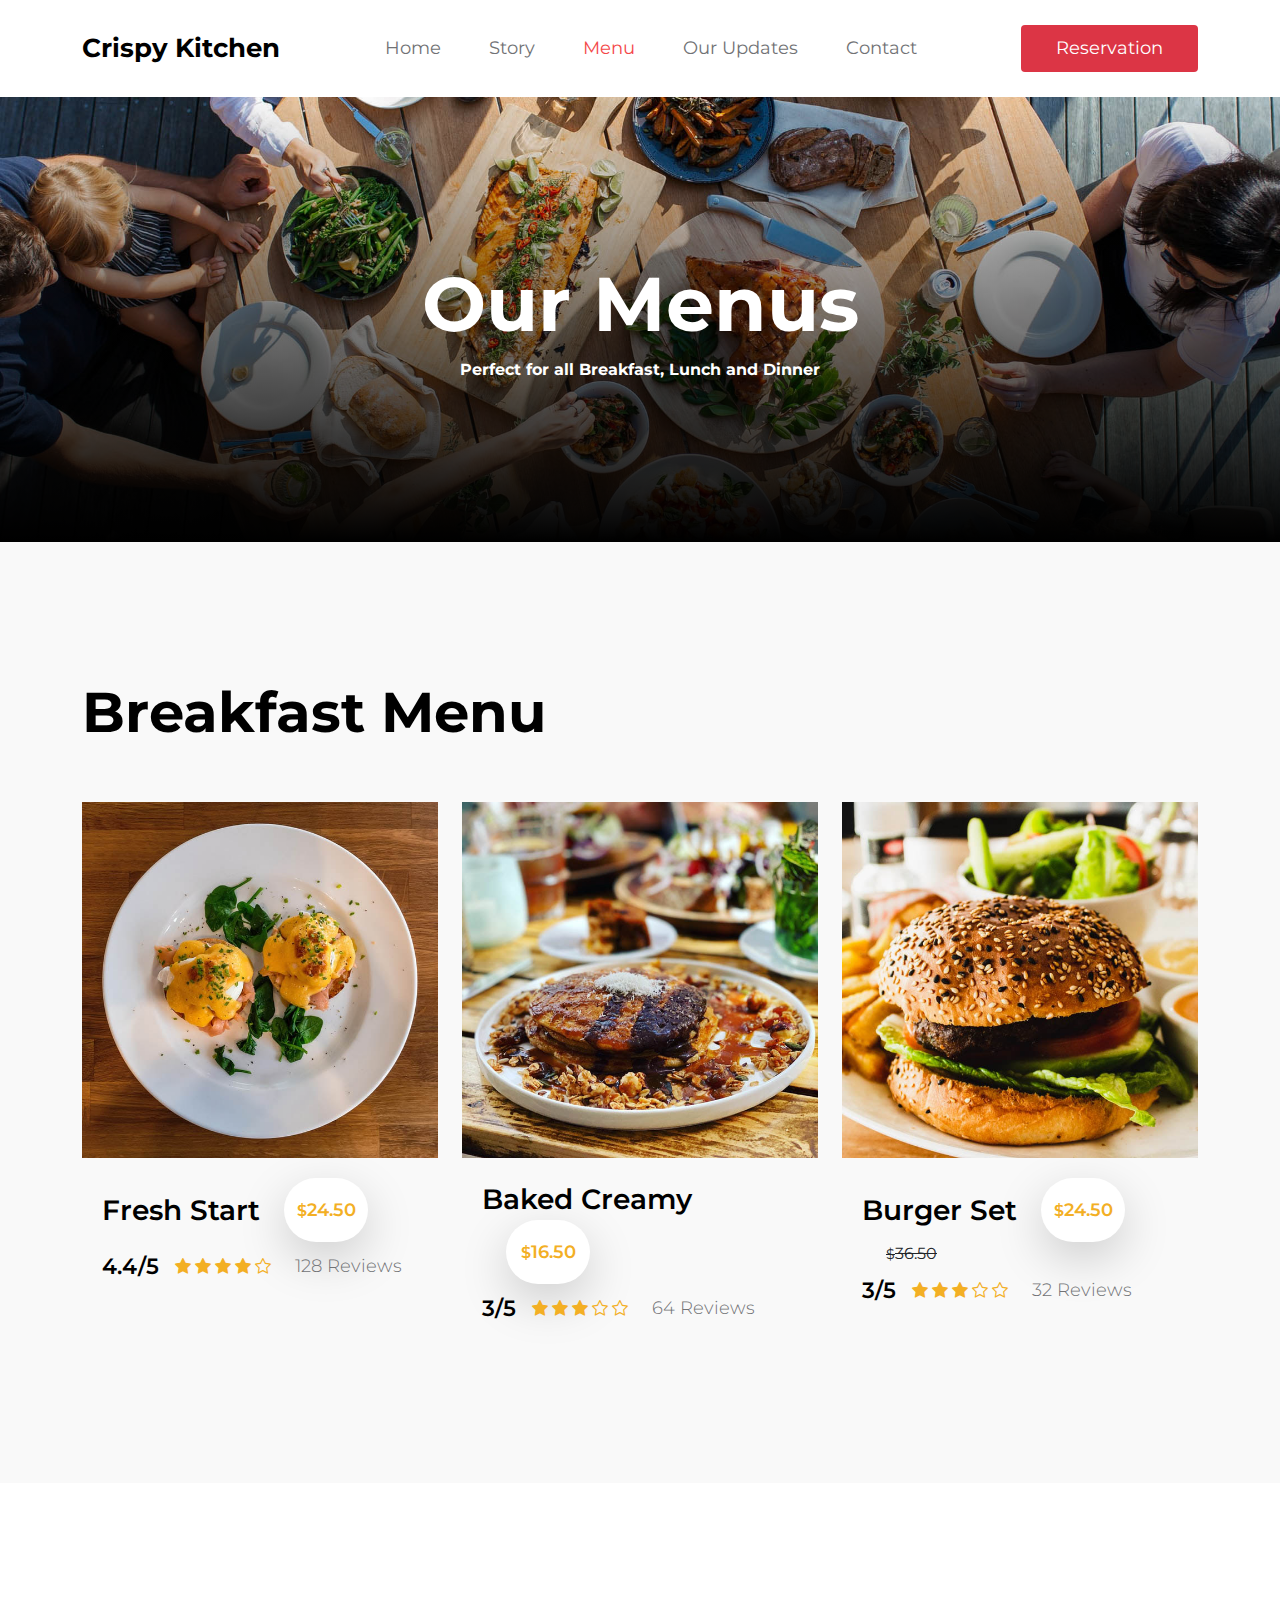
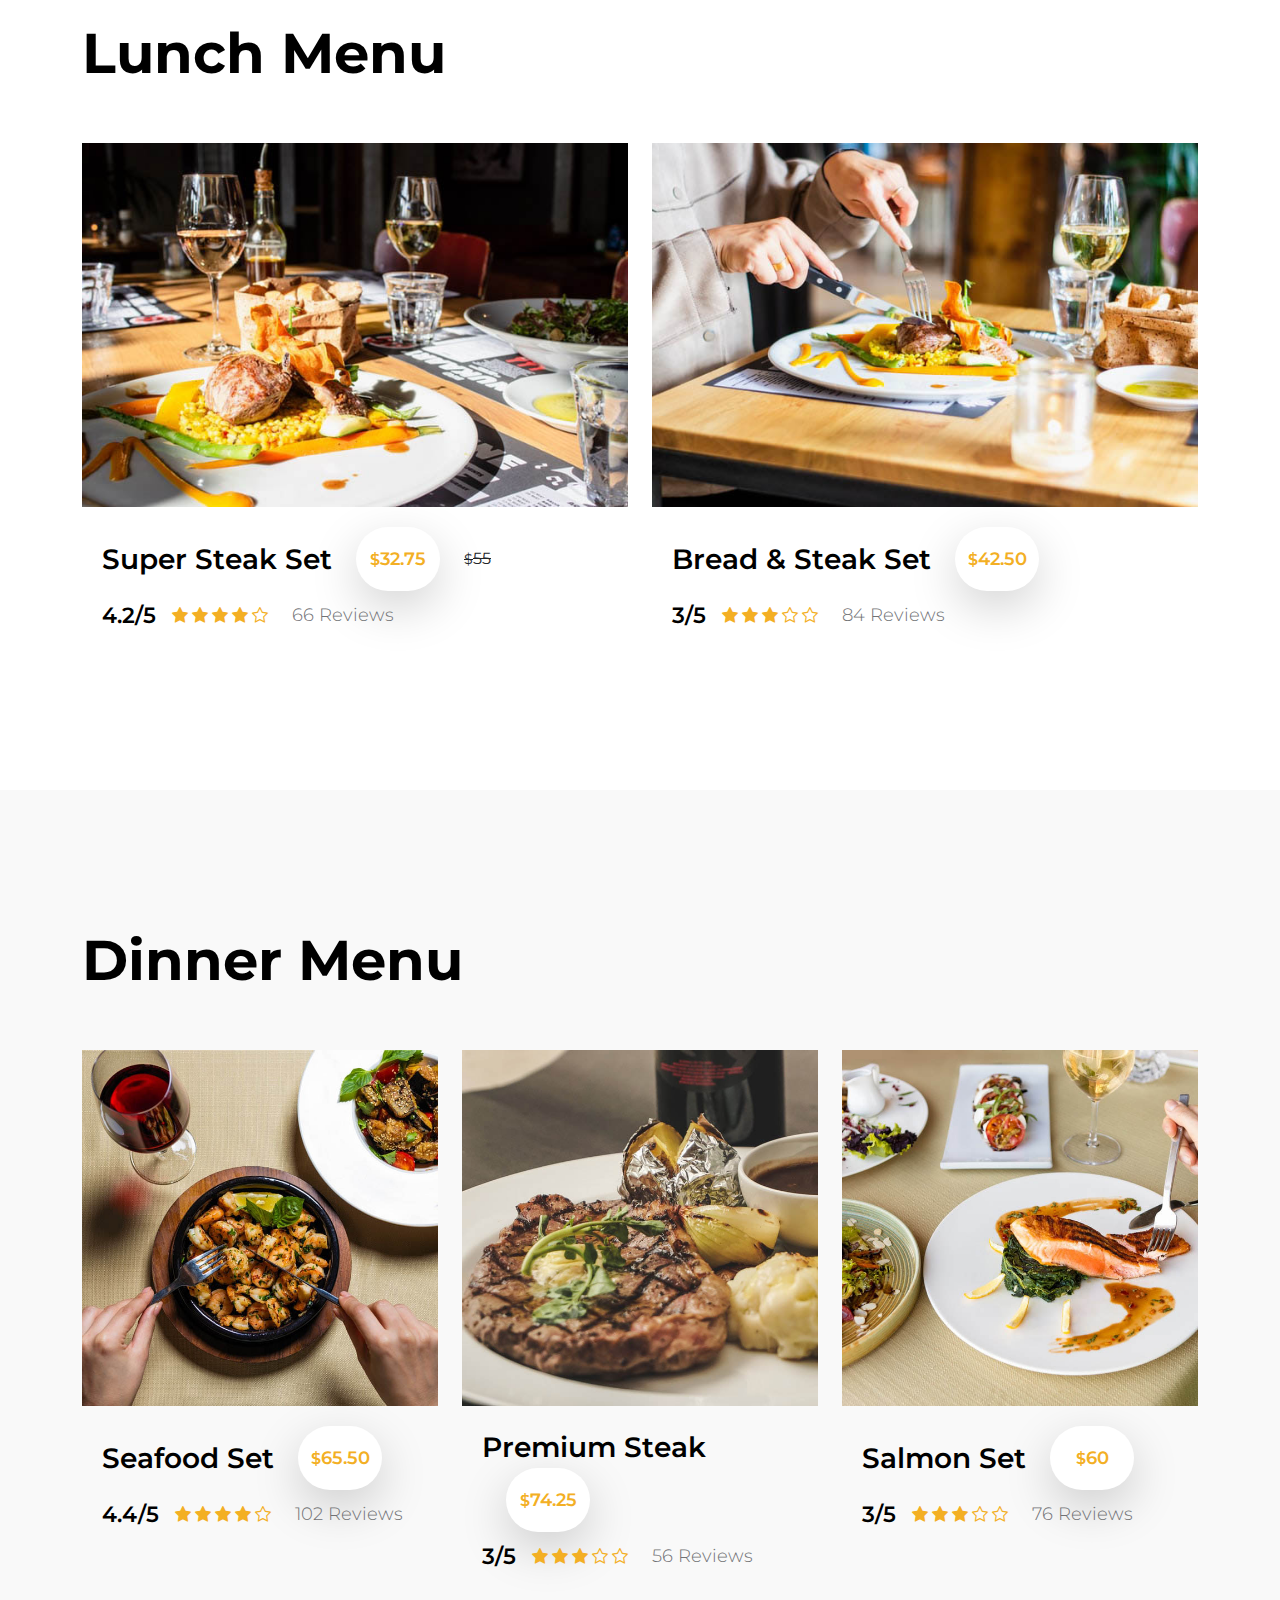
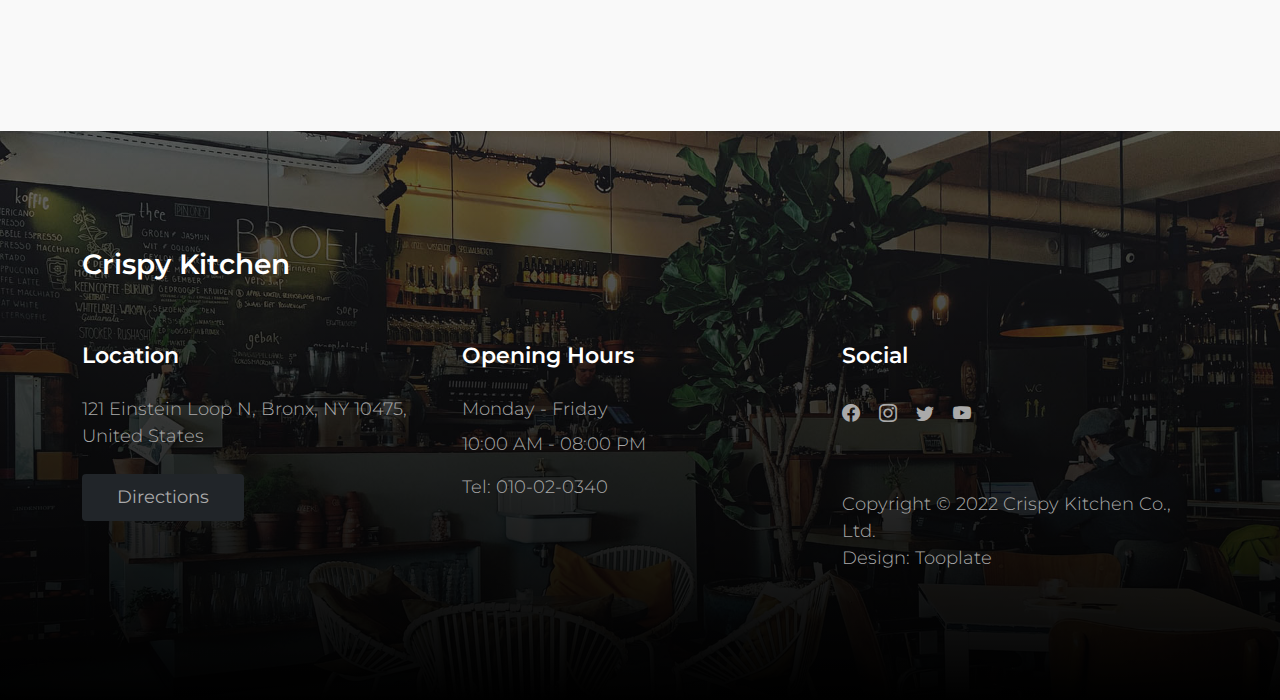
<file: web/menu.html>
<!doctype html>
<html lang="en">
    <head>
        <meta charset="utf-8">
        <meta name="viewport" content="width=device-width, initial-scale=1">

        <meta name="description" content="">
        <meta name="author" content="">

        <title>Crispy Kitchen Menu</title>

        <!-- CSS FILES -->      
        <link rel="preconnect" href="https://fonts.googleapis.com">
        
        <link rel="preconnect" href="https://fonts.gstatic.com" crossorigin>
        
        <link href="https://fonts.googleapis.com/css2?family=Montserrat:wght@300;400;600;700&display=swap" rel="stylesheet">                  
        <link href="css/bootstrap.min.css" rel="stylesheet">

        <link href="css/bootstrap-icons.css" rel="stylesheet">

        <link href="css/tooplate-crispy-kitchen.css" rel="stylesheet">
        
<!--

Tooplate 2129 Crispy Kitchen

https://www.tooplate.com/view/2129-crispy-kitchen

-->
    </head>
    
    <body>
        
        <nav class="navbar navbar-expand-lg bg-white shadow-lg">
            <div class="container">
                <button class="navbar-toggler" type="button" data-bs-toggle="collapse" data-bs-target="#navbarNav" aria-controls="navbarNav" aria-expanded="false" aria-label="Toggle navigation">
                    <span class="navbar-toggler-icon"></span>
                </button>
                
                <a class="navbar-brand" href="index.html">
                    Crispy Kitchen
                </a>

                <div class="d-lg-none">
                    <button type="button" class="custom-btn btn btn-danger" data-bs-toggle="modal" data-bs-target="#BookingModal">Reservation</button>
                </div>

                <div class="collapse navbar-collapse" id="navbarNav">
                    <ul class="navbar-nav mx-auto">
                        <li class="nav-item">
                            <a class="nav-link" href="index.html">Home</a>
                        </li>

                        <li class="nav-item">
                            <a class="nav-link" href="about.html">Story</a>
                        </li>

                        <li class="nav-item">
                            <a class="nav-link active" href="menu.html">Menu</a>
                        </li>

                        <li class="nav-item">
                            <a class="nav-link" href="news.html">Our Updates</a>
                        </li>

                        <li class="nav-item">
                            <a class="nav-link" href="contact.html">Contact</a>
                        </li>
                    </ul>
                </div>

                <div class="d-none d-lg-block">
                    <button type="button" class="custom-btn btn btn-danger" data-bs-toggle="modal" data-bs-target="#BookingModal">Reservation</button>
                </div>

            </div>
        </nav>

        <main>

            <header class="site-header site-menu-header">
                <div class="container">
                    <div class="row">

                        <div class="col-lg-10 col-12 mx-auto">
                            <h1 class="text-white">Our Menus</h1>

                            <strong class="text-white">Perfect for all Breakfast, Lunch and Dinner</strong>
                        </div>

                    </div>
                </div>

                <div class="overlay"></div>
            </header>

            <section class="menu section-padding">
                <div class="container">
                    <div class="row">

                        <div class="col-12">
                            <h2 class="mb-lg-5 mb-4">Breakfast Menu</h2>
                        </div>

                        <div class="col-lg-4 col-md-6 col-12">
                            <div class="menu-thumb">
                                <img src="images/breakfast/brett-jordan-8xt8-HIFqc8-unsplash.jpg" class="img-fluid menu-image" alt="">

                                <div class="menu-info d-flex flex-wrap align-items-center">
                                    <h4 class="mb-0">Fresh Start</h4>

                                    <span class="price-tag bg-white shadow-lg ms-4"><small>$</small>24.50</span>

                                    <div class="d-flex flex-wrap align-items-center w-100 mt-2">
                                        <h6 class="reviews-text mb-0 me-3">4.4/5</h6>

                                        <div class="reviews-stars">
                                            <i class="bi-star-fill reviews-icon"></i>
                                            <i class="bi-star-fill reviews-icon"></i>
                                            <i class="bi-star-fill reviews-icon"></i>
                                            <i class="bi-star-fill reviews-icon"></i>
                                            <i class="bi-star reviews-icon"></i>
                                        </div>

                                        <p class="reviews-text mb-0 ms-4">128 Reviews</p>
                                    </div>
                                </div>
                            </div>
                        </div>

                        <div class="col-lg-4 col-md-6 col-12">
                            <div class="menu-thumb">
                                <img src="images/breakfast/lucas-swennen-1W_MyJSRLuQ-unsplash.jpg" class="img-fluid menu-image" alt="">

                                <div class="menu-info d-flex flex-wrap align-items-center">
                                    <h4 class="mb-0">Baked Creamy</h4>

                                    <span class="price-tag bg-white shadow-lg ms-4"><small>$</small>16.50</span>

                                    <div class="d-flex flex-wrap align-items-center w-100 mt-2">
                                        <h6 class="reviews-text mb-0 me-3">3/5</h6>

                                        <div class="reviews-stars">
                                            <i class="bi-star-fill reviews-icon"></i>
                                            <i class="bi-star-fill reviews-icon"></i>
                                            <i class="bi-star-fill reviews-icon"></i>
                                            <i class="bi-star reviews-icon"></i>
                                            <i class="bi-star reviews-icon"></i>
                                        </div>

                                        <p class="reviews-text mb-0 ms-4">64 Reviews</p>
                                    </div>
                                </div>
                            </div>
                        </div>

                        <div class="col-lg-4 col-md-6 col-12">
                            <div class="menu-thumb">
                                <img src="images/breakfast/louis-hansel-dphM2U1xq0U-unsplash.jpg" class="img-fluid menu-image" alt="">

                                <div class="menu-info d-flex flex-wrap align-items-center">
                                    <h4 class="mb-0">Burger Set</h4>

                                    <span class="price-tag bg-white shadow-lg ms-4"><small>$</small>24.50</span>

                                    <del class="ms-4"><small>$</small>36.50</del>

                                    <div class="d-flex flex-wrap align-items-center w-100 mt-2">
                                        <h6 class="reviews-text mb-0 me-3">3/5</h6>

                                        <div class="reviews-stars">
                                            <i class="bi-star-fill reviews-icon"></i>
                                            <i class="bi-star-fill reviews-icon"></i>
                                            <i class="bi-star-fill reviews-icon"></i>
                                            <i class="bi-star reviews-icon"></i>
                                            <i class="bi-star reviews-icon"></i>
                                        </div>

                                        <p class="reviews-text mb-0 ms-4">32 Reviews</p>
                                    </div>
                                </div>
                            </div>
                        </div>

                    </div>
                </div>
            </section>

            <section class="menu section-padding bg-white">
                <div class="container">
                    <div class="row">

                        <div class="col-12">
                            <h2 class="mb-lg-5 mb-4">Lunch Menu</h2>
                        </div>

                        <div class="col-lg-6 col-12">
                            <div class="menu-thumb">
                                <img src="images/lunch/louis-hansel-cH5IPjaAYyo-unsplash.jpg" class="img-fluid menu-image" alt="">

                                <div class="menu-info d-flex flex-wrap align-items-center">
                                    <h4 class="mb-0">Super Steak Set</h4>

                                    <span class="price-tag bg-white shadow-lg ms-4"><small>$</small>32.75</span>

                                    <del class="ms-4"><small>$</small>55</del>

                                    <div class="d-flex flex-wrap align-items-center w-100 mt-2">
                                        <h6 class="reviews-text mb-0 me-3">4.2/5</h6>

                                        <div class="reviews-stars">
                                            <i class="bi-star-fill reviews-icon"></i>
                                            <i class="bi-star-fill reviews-icon"></i>
                                            <i class="bi-star-fill reviews-icon"></i>
                                            <i class="bi-star-fill reviews-icon"></i>
                                            <i class="bi-star reviews-icon"></i>
                                        </div>

                                        <p class="reviews-text mb-0 ms-4">66 Reviews</p>
                                    </div>
                                </div>
                            </div>
                        </div>

                        <div class="col-lg-6 col-12">
                            <div class="menu-thumb">
                                <img src="images/lunch/louis-hansel-rheOvfxOlOA-unsplash.jpg" class="img-fluid menu-image" alt="">

                                <div class="menu-info d-flex flex-wrap align-items-center">
                                    <h4 class="mb-0">Bread &amp; Steak Set</h4>

                                    <span class="price-tag bg-white shadow-lg ms-4"><small>$</small>42.50</span>

                                    <div class="d-flex flex-wrap align-items-center w-100 mt-2">
                                        <h6 class="reviews-text mb-0 me-3">3/5</h6>

                                        <div class="reviews-stars">
                                            <i class="bi-star-fill reviews-icon"></i>
                                            <i class="bi-star-fill reviews-icon"></i>
                                            <i class="bi-star-fill reviews-icon"></i>
                                            <i class="bi-star reviews-icon"></i>
                                            <i class="bi-star reviews-icon"></i>
                                        </div>

                                        <p class="reviews-text mb-0 ms-4">84 Reviews</p>
                                    </div>
                                </div>
                            </div>
                        </div>

                    </div>
                </div>
            </section>

            <section class="menu section-padding">
                <div class="container">
                    <div class="row">

                        <div class="col-12">
                            <h2 class="mb-lg-5 mb-4">Dinner Menu</h2>
                        </div>

                        <div class="col-lg-4 col-md-6 col-12">
                            <div class="menu-thumb">
                                <img src="images/dinner/farhad-ibrahimzade-ZipYER3NLhY-unsplash.jpg" class="img-fluid menu-image" alt="">

                                <div class="menu-info d-flex flex-wrap align-items-center">
                                    <h4 class="mb-0">Seafood Set</h4>

                                    <span class="price-tag bg-white shadow-lg ms-4"><small>$</small>65.50</span>

                                    <div class="d-flex flex-wrap align-items-center w-100 mt-2">
                                        <h6 class="reviews-text mb-0 me-3">4.4/5</h6>

                                        <div class="reviews-stars">
                                            <i class="bi-star-fill reviews-icon"></i>
                                            <i class="bi-star-fill reviews-icon"></i>
                                            <i class="bi-star-fill reviews-icon"></i>
                                            <i class="bi-star-fill reviews-icon"></i>
                                            <i class="bi-star reviews-icon"></i>
                                        </div>

                                        <p class="reviews-text mb-0 ms-4">102 Reviews</p>
                                    </div>
                                </div>
                            </div>
                        </div>

                        <div class="col-lg-4 col-md-6 col-12">
                            <div class="menu-thumb">
                                <img src="images/dinner/keriliwi-c3mFafsFz2w-unsplash.jpg" class="img-fluid menu-image" alt="">

                                <div class="menu-info d-flex flex-wrap align-items-center">
                                    <h4 class="mb-0">Premium Steak</h4>

                                    <span class="price-tag bg-white shadow-lg ms-4"><small>$</small>74.25</span>

                                    <div class="d-flex flex-wrap align-items-center w-100 mt-2">
                                        <h6 class="reviews-text mb-0 me-3">3/5</h6>

                                        <div class="reviews-stars">
                                            <i class="bi-star-fill reviews-icon"></i>
                                            <i class="bi-star-fill reviews-icon"></i>
                                            <i class="bi-star-fill reviews-icon"></i>
                                            <i class="bi-star reviews-icon"></i>
                                            <i class="bi-star reviews-icon"></i>
                                        </div>

                                        <p class="reviews-text mb-0 ms-4">56 Reviews</p>
                                    </div>
                                </div>
                            </div>
                        </div>

                        <div class="col-lg-4 col-md-6 col-12">
                            <div class="menu-thumb">
                                <img src="images/dinner/farhad-ibrahimzade-isHUj3N0194-unsplash.jpg" class="img-fluid menu-image" alt="">

                                <div class="menu-info d-flex flex-wrap align-items-center">
                                    <h4 class="mb-0">Salmon Set</h4>

                                    <span class="price-tag bg-white shadow-lg ms-4"><small>$</small>60</span>

                                    <div class="d-flex flex-wrap align-items-center w-100 mt-2">
                                        <h6 class="reviews-text mb-0 me-3">3/5</h6>

                                        <div class="reviews-stars">
                                            <i class="bi-star-fill reviews-icon"></i>
                                            <i class="bi-star-fill reviews-icon"></i>
                                            <i class="bi-star-fill reviews-icon"></i>
                                            <i class="bi-star reviews-icon"></i>
                                            <i class="bi-star reviews-icon"></i>
                                        </div>

                                        <p class="reviews-text mb-0 ms-4">76 Reviews</p>
                                    </div>
                                </div>
                            </div>
                        </div>

                    </div>
                </div>
            </section>

        </main>

        <footer class="site-footer section-padding">
            
            <div class="container">
                
                <div class="row">

                    <div class="col-12">
                        <h4 class="text-white mb-4 me-5">Crispy Kitchen</h4>
                    </div>

                    <div class="col-lg-4 col-md-7 col-xs-12 tooplate-mt30">
                        <h6 class="text-white mb-lg-4 mb-3">Location</h6>

                        <p>121 Einstein Loop N, Bronx, NY 10475, United States</p>

                        <a href="https://goo.gl/maps/wZVGLA7q64uC1s886" class="custom-btn btn btn-dark mt-2">Directions</a>
                    </div>

                    <div class="col-lg-4 col-md-5 col-xs-12 tooplate-mt30">
                        <h6 class="text-white mb-lg-4 mb-3">Opening Hours</h6>

                        <p class="mb-2">Monday - Friday</p>

                        <p>10:00 AM - 08:00 PM</p>

                        <p>Tel: <a href="tel: 010-02-0340" class="tel-link">010-02-0340</a></p>
                    </div>

                    <div class="col-lg-4 col-md-6 col-xs-12 tooplate-mt30">
                        <h6 class="text-white mb-lg-4 mb-3">Social</h6>

                        <ul class="social-icon">
                            <li><a href="#" class="social-icon-link bi-facebook"></a></li>

                            <li><a href="#" class="social-icon-link bi-instagram"></a></li>

                            <li><a href="#" class="social-icon-link bi-twitter"></a></li>

                            <li><a href="#" class="social-icon-link bi-youtube"></a></li>
                        </ul>
                    
                        <p class="copyright-text tooplate-mt60">Copyright © 2022 Crispy Kitchen Co., Ltd.
                        <br>Design: <a rel="nofollow" href="https://www.tooplate.com/" target="_blank">Tooplate</a></p>
                        
                    </div>

                </div><!-- row ending -->
                
             </div><!-- container ending -->
             
        </footer>

        <!-- Modal -->
        <div class="modal fade" id="BookingModal" tabindex="-1" aria-labelledby="BookingModal" aria-hidden="true">
            <div class="modal-dialog modal-dialog-centered modal-xl">
                <div class="modal-content">
                    <div class="modal-header">
                        <h3 class="mb-0">Reserve a table</h3>

                        <button type="button" class="btn-close" data-bs-dismiss="modal" aria-label="Close"></button>
                    </div>

                    <div class="modal-body d-flex flex-column justify-content-center">
                        <div class="booking">
                            
                            <form class="booking-form row" role="form" action="#" method="post">
                                <div class="col-lg-6 col-12">
                                    <label for="name" class="form-label">Full Name</label>

                                    <input type="text" name="name" id="name" class="form-control" placeholder="Your Name" required>
                                </div>

                                <div class="col-lg-6 col-12">
                                    <label for="email" class="form-label">Email Address</label>

                                    <input type="email" name="email" id="email" pattern="[^ @]*@[^ @]*" class="form-control" placeholder="your@email.com" required>
                                </div>

                                <div class="col-lg-6 col-12">
                                    <label for="phone" class="form-label">Phone Number</label>

                                    <input type="telephone" name="phone" id="phone" pattern="[0-9]{3}-[0-9]{3}-[0-9]{4}" class="form-control" placeholder="123-456-7890">
                                </div>

                                <div class="col-lg-6 col-12">
                                    <label for="people" class="form-label">Number of persons</label>

                                    <input type="text" name="people" id="people" class="form-control" placeholder="12 persons">
                                </div>

                                <div class="col-lg-6 col-12">
                                    <label for="date" class="form-label">Date</label>

                                    <input type="date" name="date" id="date" value="" class="form-control">
                                </div>

                                <div class="col-lg-6 col-12">
                                    <label for="time" class="form-label">Time</label>

                                    <select class="form-select form-control" name="time" id="time">
                                      <option value="5" selected>5:00 PM</option>
                                      <option value="6">6:00 PM</option>
                                      <option value="7">7:00 PM</option>
                                      <option value="8">8:00 PM</option>
                                      <option value="9">9:00 PM</option>
                                    </select>
                                </div>

                                <div class="col-12">
                                    <label for="message" class="form-label">Special Request</label>

                                    <textarea class="form-control" rows="4" id="message" name="message" placeholder=""></textarea>
                                </div>

                                <div class="col-lg-4 col-12 ms-auto">
                                    <button type="submit" class="form-control">Submit Request</button>
                                </div>
                            </form>
                        </div>
                    </div>

                    <div class="modal-footer"></div>
                    
                </div>
                
            </div>
        </div>

        <!-- JAVASCRIPT FILES -->
        <script src="js/jquery.min.js"></script>
        <script src="js/bootstrap.bundle.min.js"></script>
        <script src="js/custom.js"></script>

    </body>
</html>
</file>
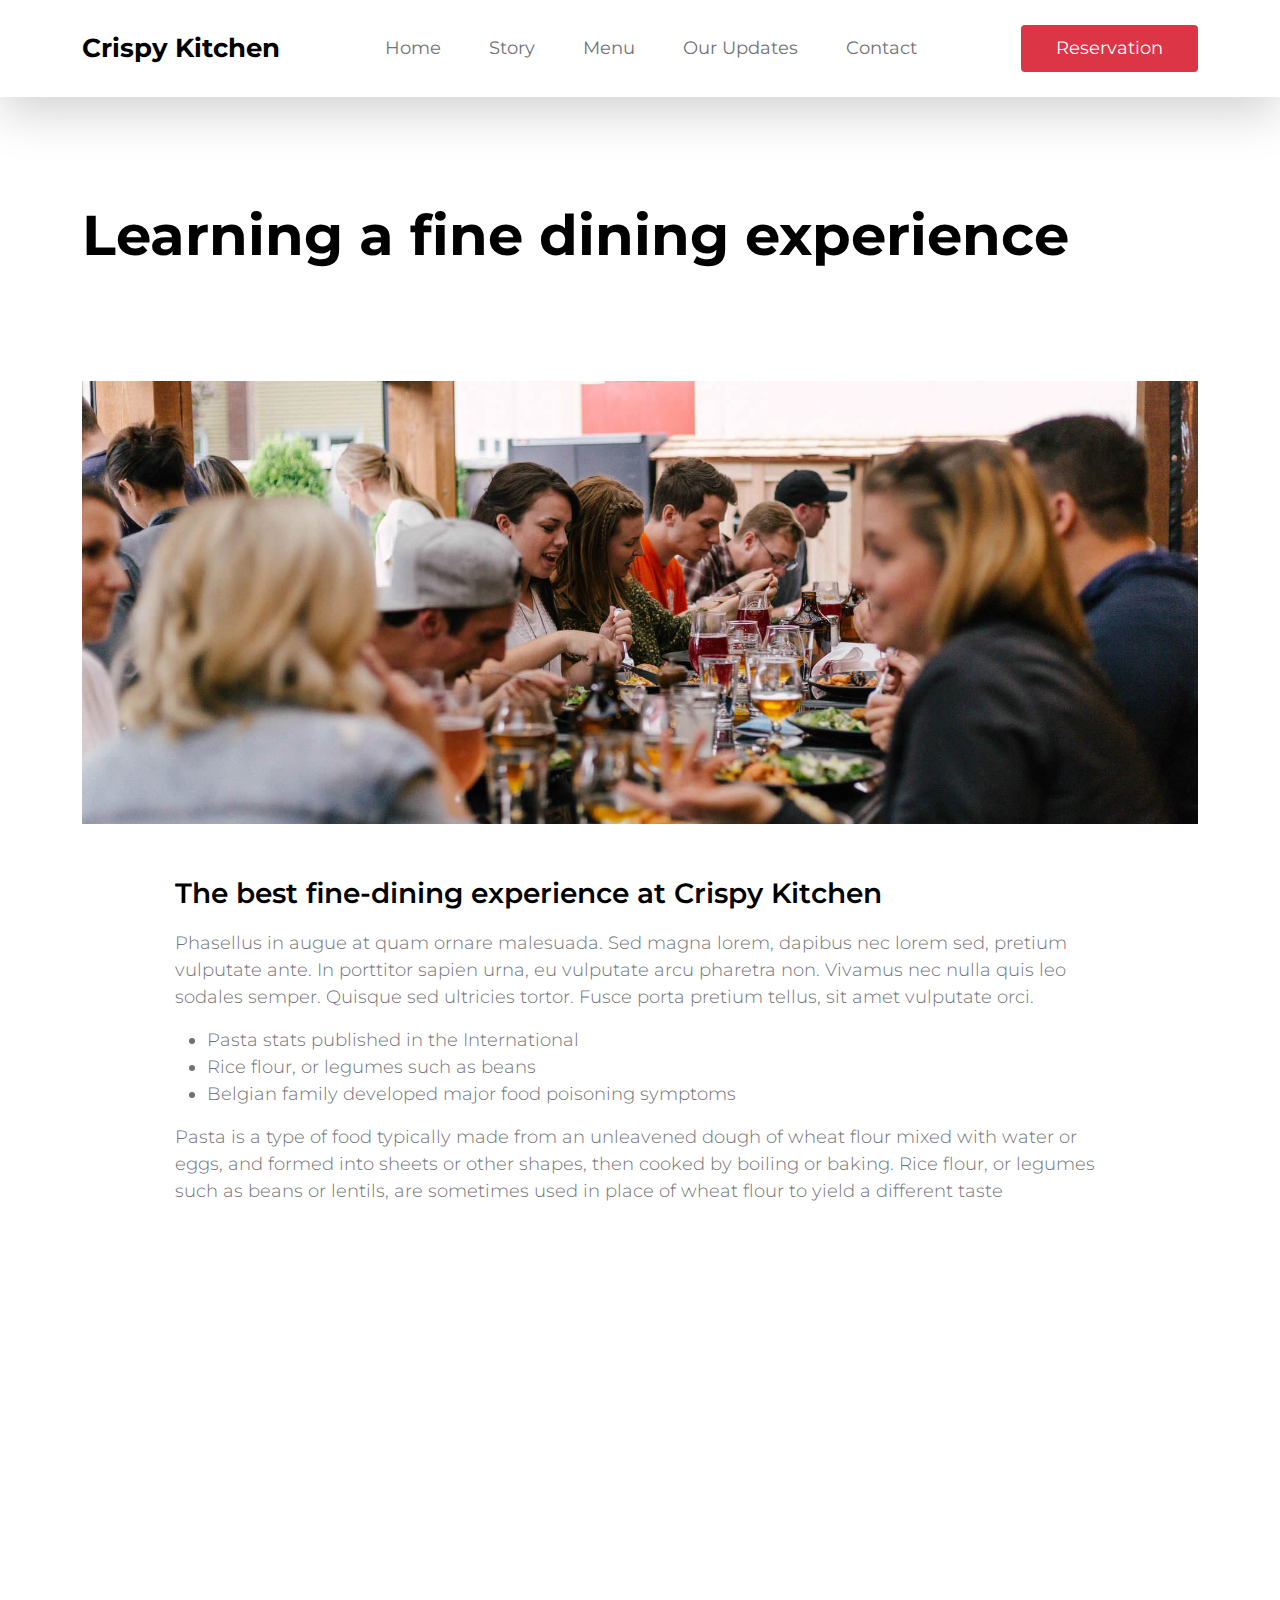
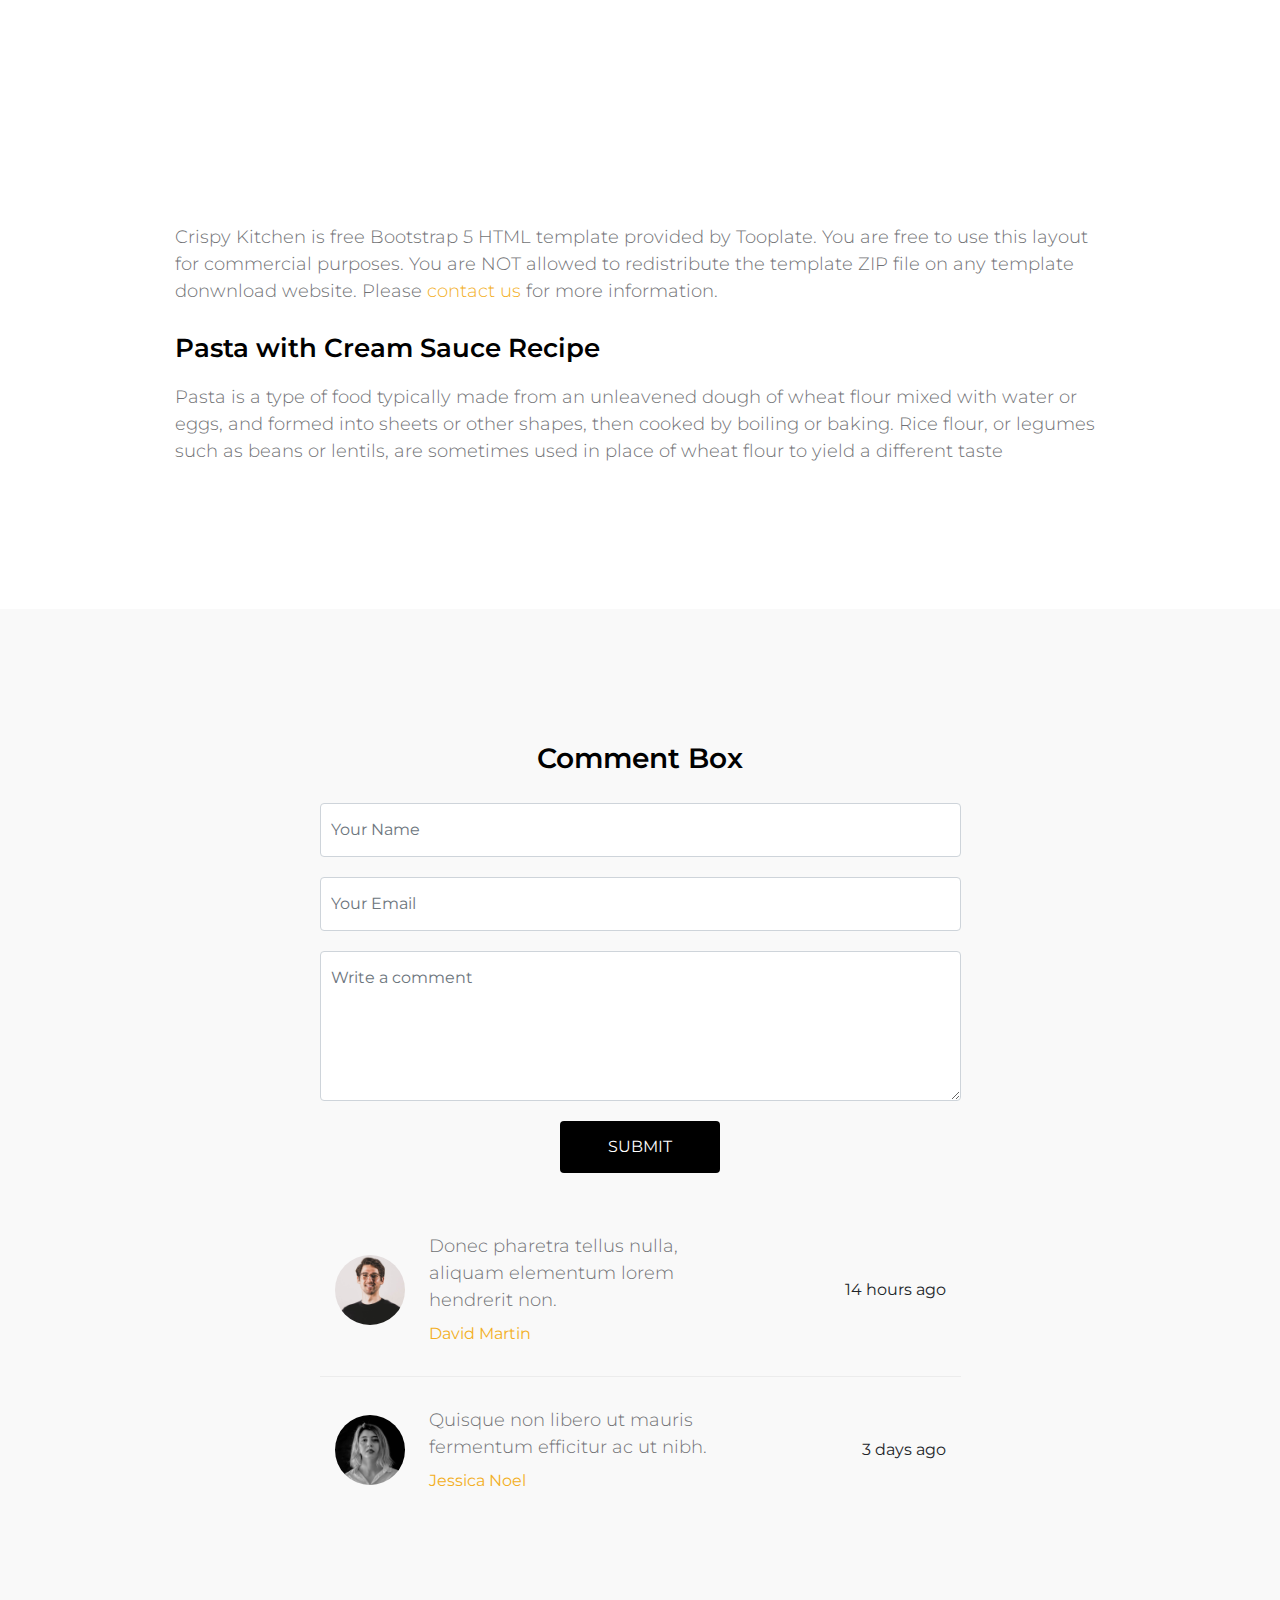
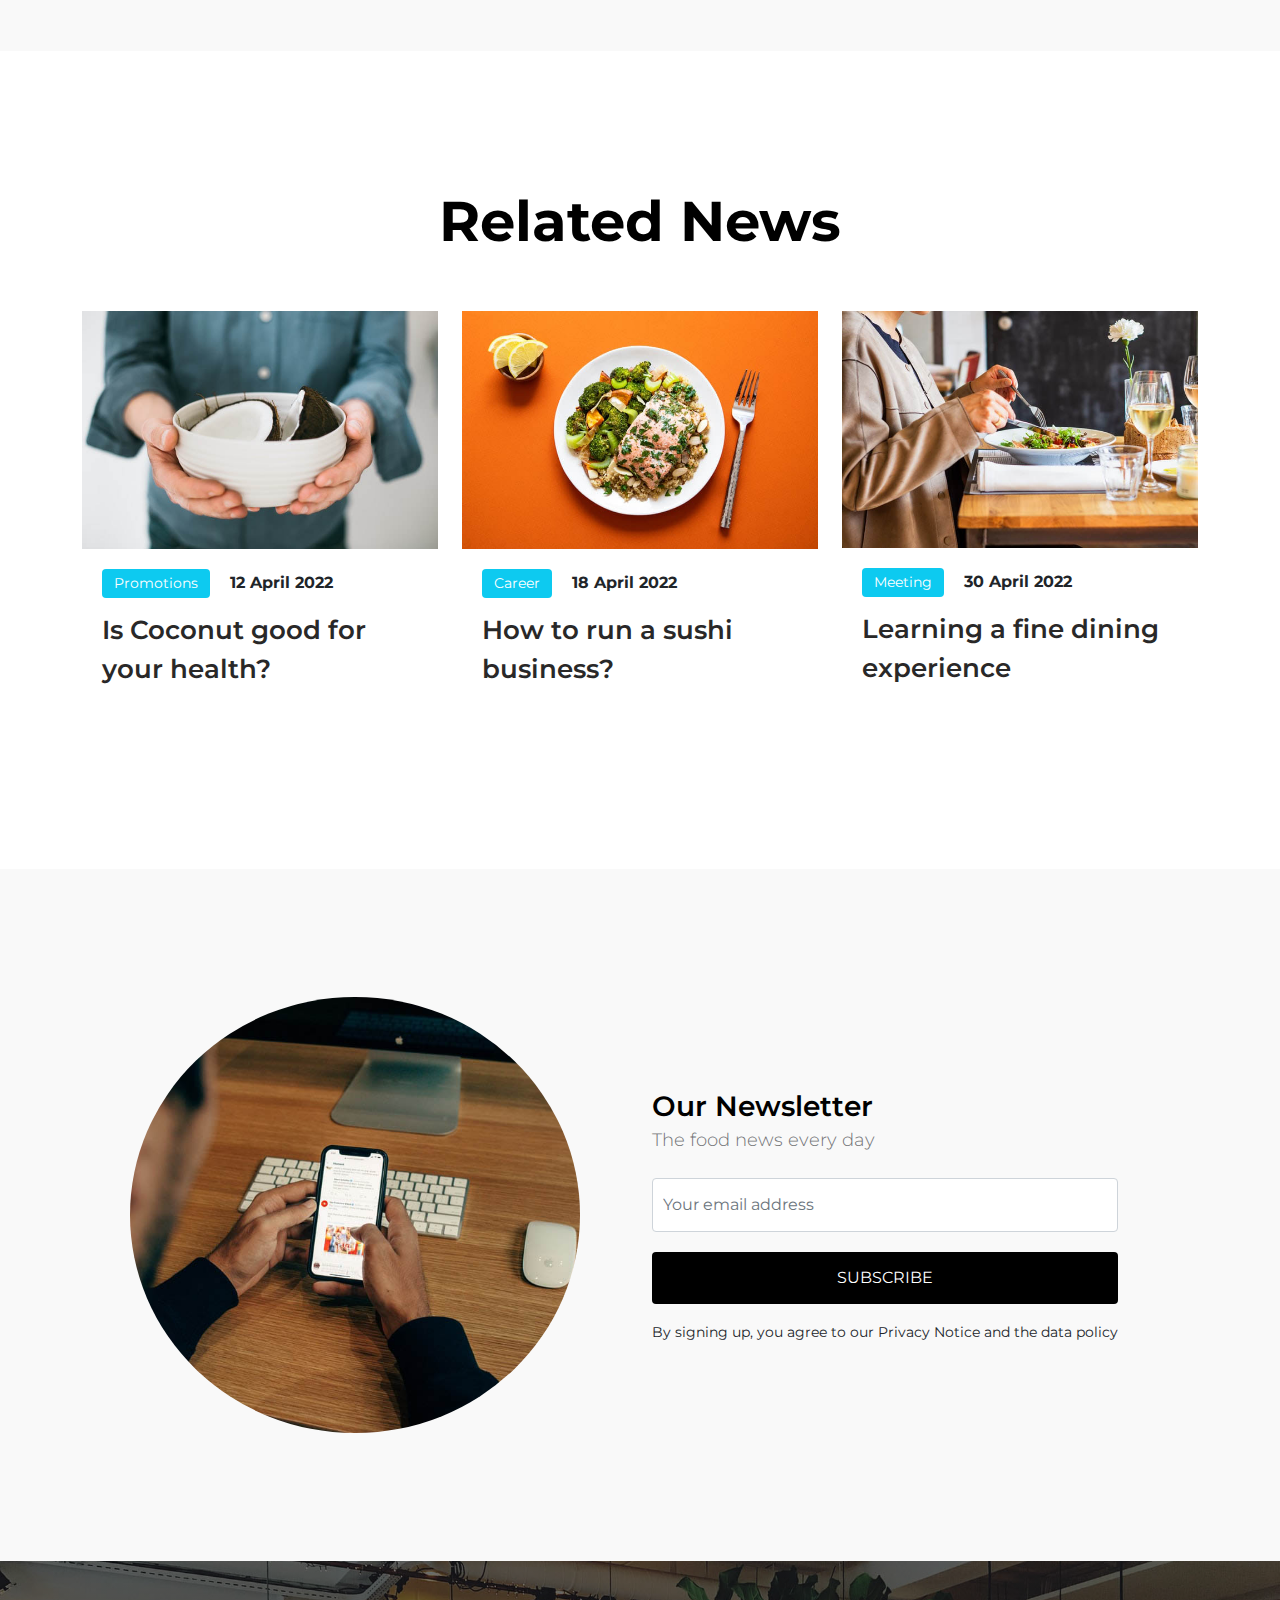
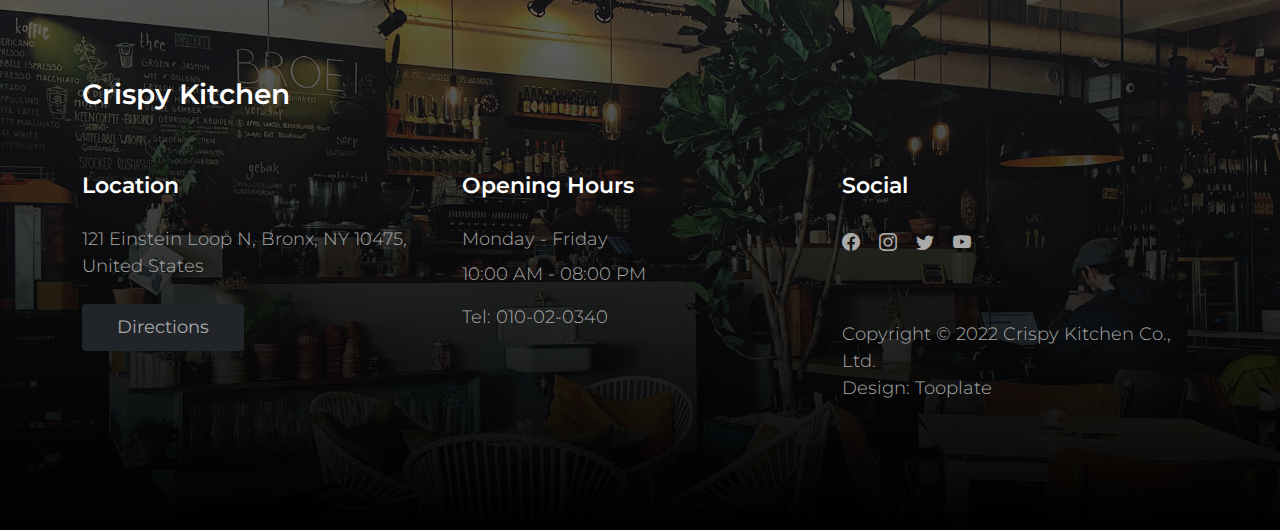
<file: web/news-detail.html>
<!doctype html>
<html lang="en">
    <head>
        <meta charset="utf-8">
        <meta name="viewport" content="width=device-width, initial-scale=1">

        <meta name="description" content="">
        <meta name="author" content="">

        <title>Crispy Kitchen - News Page</title>

        <!-- CSS FILES -->  
        <link rel="preconnect" href="https://fonts.googleapis.com">
        
        <link rel="preconnect" href="https://fonts.gstatic.com" crossorigin>
        
        <link href="https://fonts.googleapis.com/css2?family=Montserrat:wght@300;400;600;700&display=swap" rel="stylesheet">                      
        <link href="css/bootstrap.min.css" rel="stylesheet">

        <link href="css/bootstrap-icons.css" rel="stylesheet">

        <link href="css/tooplate-crispy-kitchen.css" rel="stylesheet">
<!--

Tooplate 2129 Crispy Kitchen

https://www.tooplate.com/view/2129-crispy-kitchen

-->
    </head>
    
    <body>
        
        <nav class="navbar navbar-expand-lg bg-white shadow-lg">
            <div class="container">
                <button class="navbar-toggler" type="button" data-bs-toggle="collapse" data-bs-target="#navbarNav" aria-controls="navbarNav" aria-expanded="false" aria-label="Toggle navigation">
                    <span class="navbar-toggler-icon"></span>
                </button>
                
                <a class="navbar-brand" href="index.html">
                    Crispy Kitchen
                </a>

                <div class="d-lg-none">
                    <button type="button" class="custom-btn btn btn-danger" data-bs-toggle="modal" data-bs-target="#BookingModal">Reservation</button>
                </div>

                <div class="collapse navbar-collapse" id="navbarNav">
                    <ul class="navbar-nav mx-auto">
                        <li class="nav-item">
                            <a class="nav-link" href="index.html">Home</a>
                        </li>

                        <li class="nav-item">
                            <a class="nav-link" href="about.html">Story</a>
                        </li>

                        <li class="nav-item">
                            <a class="nav-link" href="menu.html">Menu</a>
                        </li>

                        <li class="nav-item">
                            <a class="nav-link" href="news.html">Our Updates</a>
                        </li>

                        <li class="nav-item">
                            <a class="nav-link" href="contact.html">Contact</a>
                        </li>
                    </ul>
                </div>

                <div class="d-none d-lg-block">
                    <button type="button" class="custom-btn btn btn-danger" data-bs-toggle="modal" data-bs-target="#BookingModal">Reservation</button>
                </div>

            </div>
        </nav>

        <main>

            <header class="site-header site-news-detail-header">
                <div class="container">
                    <div class="row">

                        <div class="col-12">
                            <h2>Learning a fine dining experience</h2>
                        </div>

                    </div>
                </div>
            </header>

            <section class="news-detail section-padding pt-0">
                <div class="container">
                    <div class="row">

                        <div class="col-lg-12 col-12">
                            <img src="images/news/news-detail-header.jpg" class="img-fluid news-detail-image" alt="fine dining experience">

                            <div class="col-lg-10 col-10 mx-auto mt-5">
                                
                                <h4 class="mb-3">The best fine-dining experience at Crispy Kitchen</h4>

                                <p>Phasellus in augue at quam ornare malesuada. Sed magna lorem, dapibus nec lorem sed, pretium vulputate ante. In porttitor sapien urna, eu vulputate arcu pharetra non. Vivamus nec nulla quis leo sodales semper. Quisque sed ultricies tortor. Fusce porta pretium tellus, sit amet vulputate orci.</p>

                                <ul class="list">
                                    <li class="list-item">Pasta stats published in the International</li>

                                    <li class="list-item">Rice flour, or legumes such as beans</li>

                                    <li class="list-item">Belgian family developed major food poisoning symptoms</li>
                                </ul>

                                <p>Pasta is a type of food typically made from an unleavened dough of wheat flour mixed with water or eggs, and formed into sheets or other shapes, then cooked by boiling or baking. Rice flour, or legumes such as beans or lentils, are sometimes used in place of wheat flour to yield a different taste</p>

                                <div class="ratio ratio-16x9 my-5">
                                    <iframe width="560" height="315" src="https://www.youtube.com/embed/6vebbDZxoKE?controls=0" title="YouTube video player" frameborder="0" allow="accelerometer; autoplay; clipboard-write; encrypted-media; gyroscope; picture-in-picture" allowfullscreen></iframe>
                                </div>

                                <p>Crispy Kitchen is free Bootstrap 5 HTML template provided by Tooplate. You are free to use this layout for commercial purposes. You are NOT allowed to redistribute the template ZIP file on any template donwnload website. Please <a href="https://www.tooplate.com/contact" target="_blank">contact us</a> for more information.</p>

                                <h5 class="mt-4 mb-3">Pasta with Cream Sauce Recipe</h5>

                                <p>Pasta is a type of food typically made from an unleavened dough of wheat flour mixed with water or eggs, and formed into sheets or other shapes, then cooked by boiling or baking. Rice flour, or legumes such as beans or lentils, are sometimes used in place of wheat flour to yield a different taste</p>
                            </div>
                        </div>

                    </div>
                </div>
            </section>

            <section class="comments section-padding">
                <div class="container">
                    <div class="row">

                        <div class="col-12">
                            <h4 class="text-center mb-4">Comment Box</h4>
                        </div>

                        <div class="col-lg-7 col-12 mx-auto">
                            <form class="custom-form comment-form" action="#" method="get" role="form">
                            	
                                <input type="text" name="comment-name" id="comment-name" class="form-control" placeholder="Your Name" required>
                                
                                <input type="email" name="comment-email" id="comment-email" pattern="[^ @]*@[^ @]*" class="form-control" placeholder="Your Email" required="">
                            
                                <textarea class="form-control" rows="5" id="comment" name="comment" placeholder="Write a comment" required></textarea>

                                <div class="col-lg-3 col-4 mx-auto">
                                    <button type="submit" class="form-control" id="subscribe">Submit</button>
                                </div>
                            </form>

                            <div class="news-author d-flex flex-wrap align-items-center">
                                <img src="images/author/alexander-hipp-iEEBWgY_6lA-unsplash.jpg" class="img-fluid news-author-image" alt="">

                                <div class="ms-4 w-50">
                                    <p class="mb-2">Donec pharetra tellus nulla, aliquam elementum lorem hendrerit non.</p>
                                    
                                    <a href="#">David Martin</a>
                                </div>

                                <span class="ms-auto">14 hours ago</span>
                            </div>

                            <div class="news-author d-flex flex-wrap align-items-center">
                                <img src="images/author/shoeib-abolhassani-ojl7T2Ah93U-unsplash.jpg" class="img-fluid news-author-image" alt="">

                                <div class="ms-4 w-50">
                                    <p class="mb-2">Quisque non libero ut mauris fermentum efficitur ac ut nibh.</p>
                                    
                                    <a href="#">Jessica Noel</a>
                                </div>

                                <span class="ms-auto">3 days ago</span>
                            </div>
                        </div>

                    </div>
                </div>
            </section>

            <section class="related-news section-padding bg-white">
                <div class="container">
                    <div class="row">

                        <h2 class="text-center mb-lg-5 mb-4">Related News</h2>

                        <div class="col-lg-4 col-md-6 col-12">
                            <div class="news-thumb mb-4">
                                <a href="news-detail.html">
                                    <img src="images/news/gilles-lambert-S_LhjpfIdm4-unsplash.jpg" class="img-fluid news-image" alt="">
                                </a>
                                
                                <div class="news-text-info">
                                    <span class="category-tag me-3 bg-info">Promotions</span>

                                    <strong>12 April 2022</strong>

                                    <h5 class="news-title mt-2">
                                        <a href="news-detail.html" class="news-title-link">Is Coconut good for your health?</a>
                                    </h5>
                                </div>
                            </div> 
                        </div>

                        <div class="col-lg-4 col-md-6 col-12">
                            <div class="news-thumb mb-4">
                                <a href="news-detail.html">
                                    <img src="images/news/ella-olsson-mmnKI8kMxpc-unsplash.jpg" class="img-fluid news-image" alt="">
                                </a>
                                
                                <div class="news-text-info">
                                    <span class="category-tag me-3 bg-info">Career</span>

                                    <strong>18 April 2022</strong>

                                    <h5 class="news-title mt-2">
                                        <a href="news-detail.html" class="news-title-link">How to run a sushi business?</a>
                                    </h5>
                                </div>
                            </div> 
                        </div>

                        <div class="col-lg-4 col-md-6 col-12">
                            <div class="news-thumb mb-4">
                                <a href="news-detail.html">
                                    <img src="images/news/louis-hansel-GiIiRV0FjwU-unsplash.jpg" class="img-fluid news-image" alt="">
                                </a>
                                
                                <div class="news-text-info">
                                    <span class="category-tag me-3 bg-info">Meeting</span>

                                    <strong>30 April 2022</strong>

                                    <h5 class="news-title mt-2">
                                        <a href="news-detail.html" class="news-title-link">Learning a fine dining experience</a>
                                    </h5>
                                </div>
                            </div> 
                        </div>

                    </div>
                </div>
            </section>

            <section class="newsletter section-padding">
                <div class="container">
                    <div class="row">

                        <div class="col-lg-6 col-12">
                            <img src="images/charles-deluvio-FdDkfYFHqe4-unsplash.jpg" class="img-fluid newsletter-image" alt="">
                        </div>

                        <div class="col-lg-6 col-12 d-flex align-items-center mt-5 mt-lg-0 mx-auto">
                            <div class="subscribe-form-wrap">
                                <h4 class="mb-0">Our Newsletter</h4>

                                <p>The food news every day</p>

                                <form class="custom-form subscribe-form mt-4" role="form">
                                    <input type="email" name="subscribe-email" id="subscribe-email" pattern="[^ @]*@[^ @]*" class="form-control" placeholder="Your email address" required="">

                                    <button type="submit" class="form-control mb-3" id="subscribe">Subscribe</button>

                                    <small>By signing up, you agree to our Privacy Notice and the data policy</small>
                                    </div>
                                </form>
                            </div>
                        </div>

                    </div>
                </div>
            </section>

        </main>

        <footer class="site-footer section-padding">
            
            <div class="container">
                
                <div class="row">

                    <div class="col-12">
                        <h4 class="text-white mb-4 me-5">Crispy Kitchen</h4>
                    </div>

                    <div class="col-lg-4 col-md-7 col-xs-12 tooplate-mt30">
                        <h6 class="text-white mb-lg-4 mb-3">Location</h6>

                        <p>121 Einstein Loop N, Bronx, NY 10475, United States</p>

                        <a href="https://goo.gl/maps/wZVGLA7q64uC1s886" class="custom-btn btn btn-dark mt-2">Directions</a>
                    </div>

                    <div class="col-lg-4 col-md-5 col-xs-12 tooplate-mt30">
                        <h6 class="text-white mb-lg-4 mb-3">Opening Hours</h6>

                        <p class="mb-2">Monday - Friday</p>

                        <p>10:00 AM - 08:00 PM</p>

                        <p>Tel: <a href="tel: 010-02-0340" class="tel-link">010-02-0340</a></p>
                    </div>

                    <div class="col-lg-4 col-md-6 col-xs-12 tooplate-mt30">
                        <h6 class="text-white mb-lg-4 mb-3">Social</h6>

                        <ul class="social-icon">
                            <li><a href="#" class="social-icon-link bi-facebook"></a></li>

                            <li><a href="#" class="social-icon-link bi-instagram"></a></li>

                            <li><a href="#" class="social-icon-link bi-twitter"></a></li>

                            <li><a href="#" class="social-icon-link bi-youtube"></a></li>
                        </ul>
                    
                        <p class="copyright-text tooplate-mt60">Copyright © 2022 Crispy Kitchen Co., Ltd.
                        <br>Design: <a rel="nofollow" href="https://www.tooplate.com/" target="_blank">Tooplate</a></p>
                        
                    </div>

                </div><!-- row ending -->
                
             </div><!-- container ending -->
             
        </footer>

        <!-- Modal -->
        <div class="modal fade" id="BookingModal" tabindex="-1" aria-labelledby="BookingModal" aria-hidden="true">
            <div class="modal-dialog modal-dialog-centered modal-xl">
                <div class="modal-content">
                    <div class="modal-header">
                        <h3 class="mb-0">Reserve a table</h3>

                        <button type="button" class="btn-close" data-bs-dismiss="modal" aria-label="Close"></button>
                    </div>

                    <div class="modal-body d-flex flex-column justify-content-center">
                        <div class="booking">
                            
                            <form class="booking-form row" role="form" action="#" method="post">
                                <div class="col-lg-6 col-12">
                                    <label for="name" class="form-label">Full Name</label>

                                    <input type="text" name="name" id="name" class="form-control" placeholder="Your Name" required>
                                </div>

                                <div class="col-lg-6 col-12">
                                    <label for="email" class="form-label">Email Address</label>

                                    <input type="email" name="email" id="email" pattern="[^ @]*@[^ @]*" class="form-control" placeholder="your@email.com" required>
                                </div>

                                <div class="col-lg-6 col-12">
                                    <label for="phone" class="form-label">Phone Number</label>

                                    <input type="telephone" name="phone" id="phone" pattern="[0-9]{3}-[0-9]{3}-[0-9]{4}" class="form-control" placeholder="123-456-7890">
                                </div>

                                <div class="col-lg-6 col-12">
                                    <label for="people" class="form-label">Number of persons</label>

                                    <input type="text" name="people" id="people" class="form-control" placeholder="12 persons">
                                </div>

                                <div class="col-lg-6 col-12">
                                    <label for="date" class="form-label">Date</label>

                                    <input type="date" name="date" id="date" value="" class="form-control">
                                </div>

                                <div class="col-lg-6 col-12">
                                    <label for="time" class="form-label">Time</label>

                                    <select class="form-select form-control" name="time" id="time">
                                      <option value="5" selected>5:00 PM</option>
                                      <option value="6">6:00 PM</option>
                                      <option value="7">7:00 PM</option>
                                      <option value="8">8:00 PM</option>
                                      <option value="9">9:00 PM</option>
                                    </select>
                                </div>

                                <div class="col-12">
                                    <label for="message" class="form-label">Special Request</label>

                                    <textarea class="form-control" rows="4" id="message" name="message" placeholder=""></textarea>
                                </div>

                                <div class="col-lg-4 col-12 ms-auto">
                                    <button type="submit" class="form-control">Submit Request</button>
                                </div>
                            </form>
                        </div>
                    </div>

                    <div class="modal-footer"></div>
                    
                </div>
                
            </div>
        </div>

        <!-- JAVASCRIPT FILES -->
        <script src="js/jquery.min.js"></script>
        <script src="js/bootstrap.bundle.min.js"></script>
        <script src="js/custom.js"></script>

    </body>
</html>
</file>
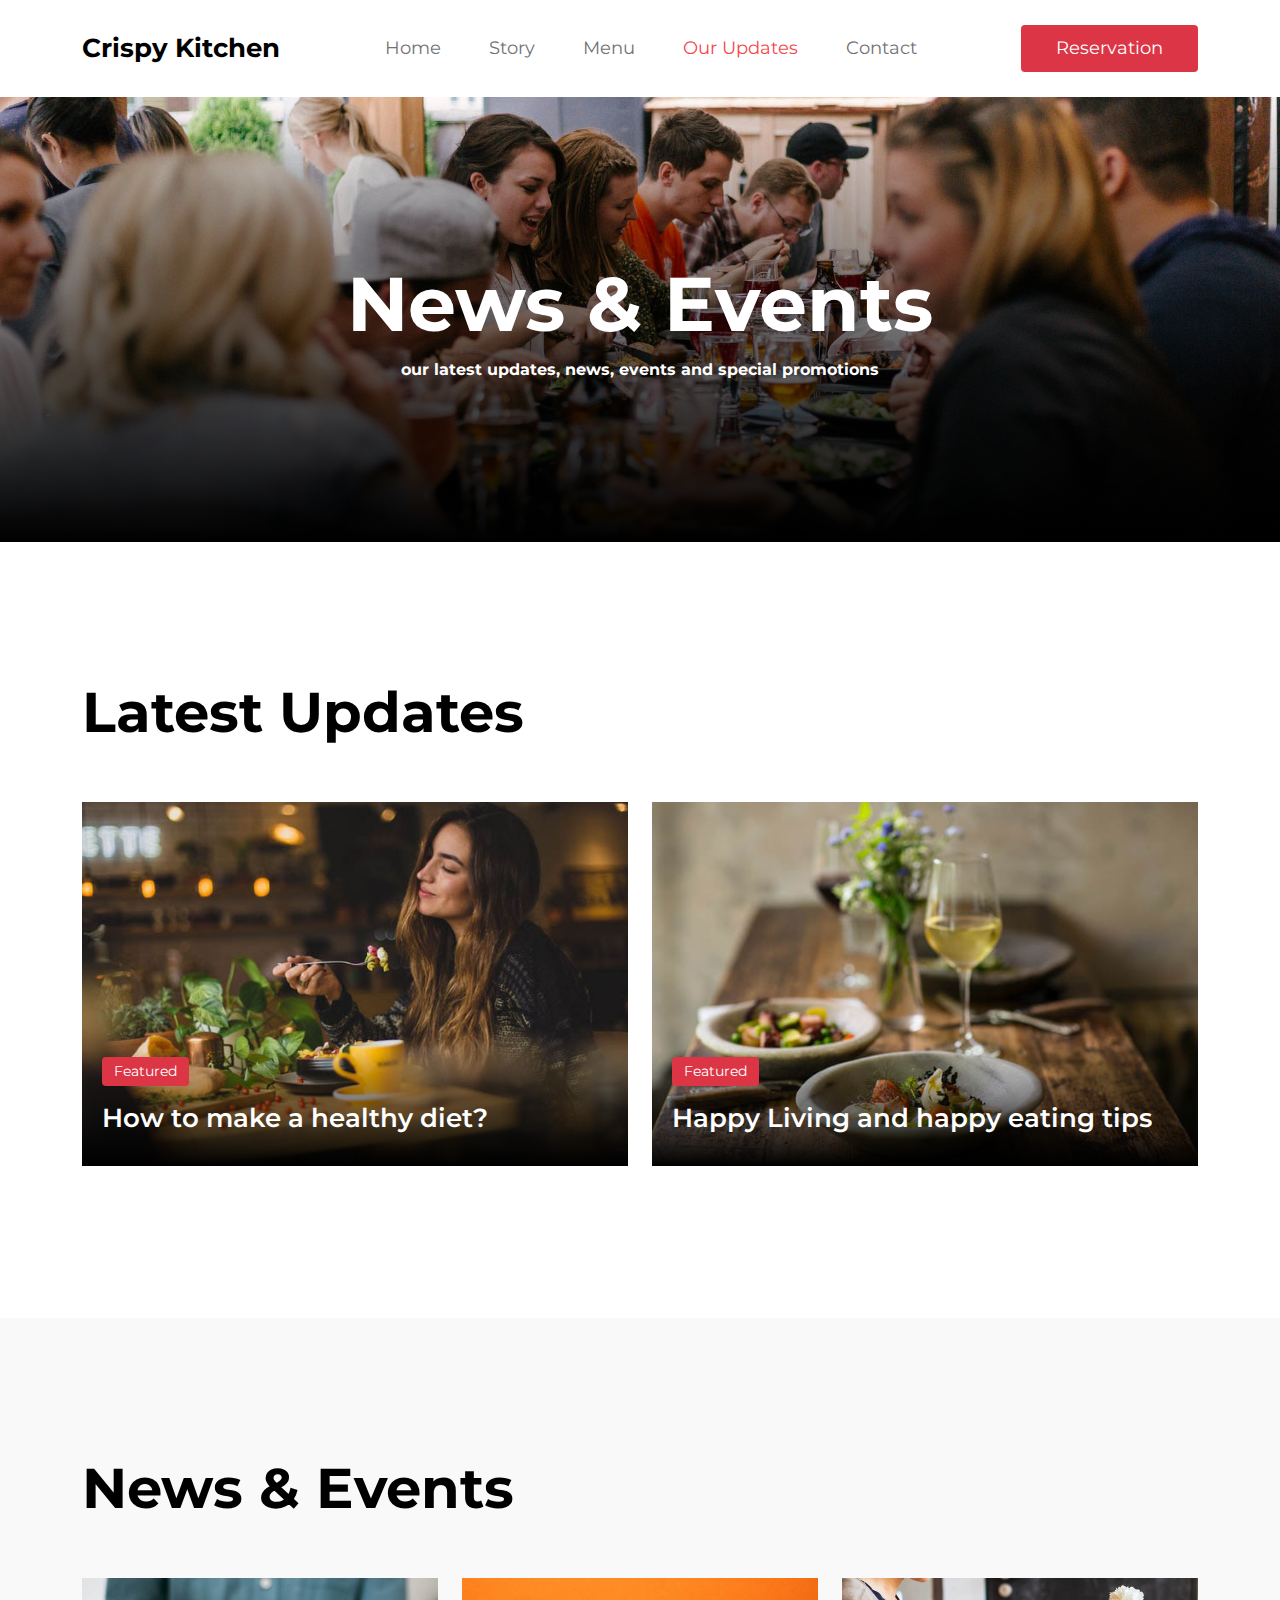
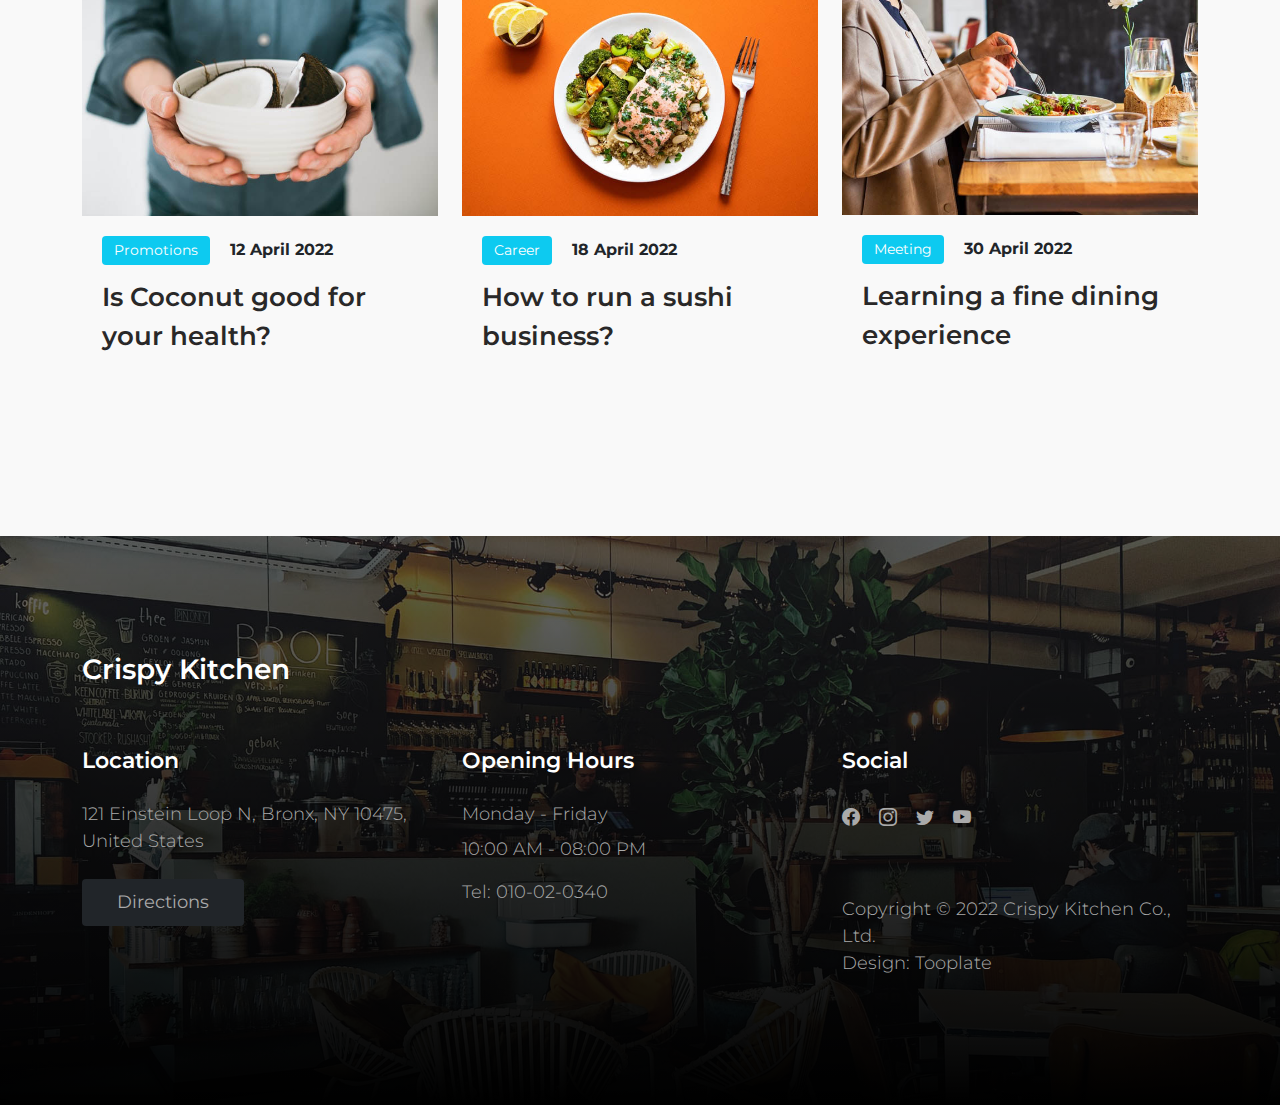
<file: web/news.html>
<!doctype html>
<html lang="en">
    <head>
        <meta charset="utf-8">
        <meta name="viewport" content="width=device-width, initial-scale=1">

        <meta name="description" content="">
        <meta name="author" content="">

        <title>Crispy Kitchen - News Section</title>

        <!-- CSS FILES --> 
        <link rel="preconnect" href="https://fonts.googleapis.com">
        
        <link rel="preconnect" href="https://fonts.gstatic.com" crossorigin>
        
        <link href="https://fonts.googleapis.com/css2?family=Montserrat:wght@300;400;600;700&display=swap" rel="stylesheet">                       
        <link href="css/bootstrap.min.css" rel="stylesheet">

        <link href="css/bootstrap-icons.css" rel="stylesheet">

        <link href="css/tooplate-crispy-kitchen.css" rel="stylesheet">
<!--

Tooplate 2129 Crispy Kitchen

https://www.tooplate.com/view/2129-crispy-kitchen

-->
    </head>
    
    <body>
        
        <nav class="navbar navbar-expand-lg bg-white shadow-lg">
            <div class="container">
                <button class="navbar-toggler" type="button" data-bs-toggle="collapse" data-bs-target="#navbarNav" aria-controls="navbarNav" aria-expanded="false" aria-label="Toggle navigation">
                    <span class="navbar-toggler-icon"></span>
                </button>
                
                <a class="navbar-brand" href="index.html">
                    Crispy Kitchen
                </a>

                <div class="d-lg-none">
                    <button type="button" class="custom-btn btn btn-danger" data-bs-toggle="modal" data-bs-target="#BookingModal">Reservation</button>
                </div>

                <div class="collapse navbar-collapse" id="navbarNav">
                    <ul class="navbar-nav mx-auto">
                        <li class="nav-item">
                            <a class="nav-link" href="index.html">Home</a>
                        </li>

                        <li class="nav-item">
                            <a class="nav-link" href="about.html">Story</a>
                        </li>

                        <li class="nav-item">
                            <a class="nav-link" href="menu.html">Menu</a>
                        </li>

                        <li class="nav-item">
                            <a class="nav-link active" href="news.html">Our Updates</a>
                        </li>

                        <li class="nav-item">
                            <a class="nav-link" href="contact.html">Contact</a>
                        </li>
                    </ul>
                </div>

                <div class="d-none d-lg-block">
                    <button type="button" class="custom-btn btn btn-danger" data-bs-toggle="modal" data-bs-target="#BookingModal">Reservation</button>
                </div>

            </div>
        </nav>

        <main>

            <header class="site-header site-news-header">
                <div class="container">
                    <div class="row">

                        <div class="col-lg-10 col-12 mx-auto">
                            <h1 class="text-white">News &amp; Events</h1>

                            <strong class="text-white">our latest updates, news, events and special promotions</strong>
                        </div>

                    </div>
                </div>

                <div class="overlay"></div>
            </header>

            <section class="news section-padding bg-white">
                <div class="container">
                    <div class="row">

                        <h2 class="mb-lg-5 mb-4">Latest Updates</h2>
                        
                        <div class="col-lg-6 col-md-6 col-12">
                            <div class="news-thumb mb-4">
                                <a href="news-detail.html">
                                    <img src="images/news/pablo-merchan-montes-Orz90t6o0e4-unsplash.jpg" class="img-fluid news-image" alt="">
                                </a>
                                
                                <div class="news-text-info news-text-info-large">
                                    <span class="category-tag bg-danger">Featured</span>

                                    <h5 class="news-title mt-2">
                                        <a href="news-detail.html" class="news-title-link">How to make a healthy diet?</a>
                                    </h5>
                                </div>
                            </div> 
                        </div>

                        <div class="col-lg-6 col-md-6 col-12">
                            <div class="news-thumb mb-4">
                                <a href="news-detail.html">
                                    <img src="images/news/stefan-johnson-xIFbDeGcy44-unsplash.jpg" class="img-fluid news-image" alt="">
                                </a>
                                
                                <div class="news-text-info news-text-info-large">
                                    <span class="category-tag bg-danger">Featured</span>

                                    <h5 class="news-title mt-2">
                                        <a href="news-detail.html" class="news-title-link">Happy Living and happy eating tips</a>
                                    </h5>
                                </div>
                            </div> 
                        </div>

                    </div>
                </div>
            </section>

            <section class="news section-padding">
                <div class="container">
                    <div class="row">

                        <div class="col-12">
                            <h2 class="mb-lg-5 mb-4">News &amp; Events</h2>
                        </div>

                        <div class="col-lg-4 col-md-6 col-12">
                            <div class="news-thumb mb-4">
                                <a href="news-detail.html">
                                    <img src="images/news/gilles-lambert-S_LhjpfIdm4-unsplash.jpg" class="img-fluid news-image" alt="">
                                </a>
                                
                                <div class="news-text-info">
                                    <span class="category-tag me-3 bg-info">Promotions</span>

                                    <strong>12 April 2022</strong>

                                    <h5 class="news-title mt-2">
                                        <a href="news-detail.html" class="news-title-link">Is Coconut good for your health?</a>
                                    </h5>
                                </div>
                            </div> 
                        </div>

                        <div class="col-lg-4 col-md-6 col-12">
                            <div class="news-thumb mb-4">
                                <a href="news-detail.html">
                                    <img src="images/news/ella-olsson-mmnKI8kMxpc-unsplash.jpg" class="img-fluid news-image" alt="">
                                </a>
                                
                                <div class="news-text-info">
                                    <span class="category-tag me-3 bg-info">Career</span>

                                    <strong>18 April 2022</strong>

                                    <h5 class="news-title mt-2">
                                        <a href="news-detail.html" class="news-title-link">How to run a sushi business?</a>
                                    </h5>
                                </div>
                            </div> 
                        </div>

                        <div class="col-lg-4 col-md-6 col-12">
                            <div class="news-thumb mb-4">
                                <a href="news-detail.html">
                                    <img src="images/news/louis-hansel-GiIiRV0FjwU-unsplash.jpg" class="img-fluid news-image" alt="">
                                </a>
                                
                                <div class="news-text-info">
                                    <span class="category-tag me-3 bg-info">Meeting</span>

                                    <strong>30 April 2022</strong>

                                    <h5 class="news-title mt-2">
                                        <a href="news-detail.html" class="news-title-link">Learning a fine dining experience</a>
                                    </h5>
                                </div>
                            </div> 
                        </div>

                    </div>
                </div>
            </section>

        </main>

        <footer class="site-footer section-padding">
            
            <div class="container">
                
                <div class="row">

                    <div class="col-12">
                        <h4 class="text-white mb-4 me-5">Crispy Kitchen</h4>
                    </div>

                    <div class="col-lg-4 col-md-7 col-xs-12 tooplate-mt30">
                        <h6 class="text-white mb-lg-4 mb-3">Location</h6>

                        <p>121 Einstein Loop N, Bronx, NY 10475, United States</p>

                        <a href="https://goo.gl/maps/wZVGLA7q64uC1s886" class="custom-btn btn btn-dark mt-2">Directions</a>
                    </div>

                    <div class="col-lg-4 col-md-5 col-xs-12 tooplate-mt30">
                        <h6 class="text-white mb-lg-4 mb-3">Opening Hours</h6>

                        <p class="mb-2">Monday - Friday</p>

                        <p>10:00 AM - 08:00 PM</p>

                        <p>Tel: <a href="tel: 010-02-0340" class="tel-link">010-02-0340</a></p>
                    </div>

                    <div class="col-lg-4 col-md-6 col-xs-12 tooplate-mt30">
                        <h6 class="text-white mb-lg-4 mb-3">Social</h6>

                        <ul class="social-icon">
                            <li><a href="#" class="social-icon-link bi-facebook"></a></li>

                            <li><a href="#" class="social-icon-link bi-instagram"></a></li>

                            <li><a href="#" class="social-icon-link bi-twitter"></a></li>

                            <li><a href="#" class="social-icon-link bi-youtube"></a></li>
                        </ul>
                    
                        <p class="copyright-text tooplate-mt60">Copyright © 2022 Crispy Kitchen Co., Ltd.
                        <br>Design: <a rel="nofollow" href="https://www.tooplate.com/" target="_blank">Tooplate</a></p>
                        
                    </div>

                </div><!-- row ending -->
                
             </div><!-- container ending -->
             
        </footer>

        <!-- Modal -->
        <div class="modal fade" id="BookingModal" tabindex="-1" aria-labelledby="BookingModal" aria-hidden="true">
            <div class="modal-dialog modal-dialog-centered modal-xl">
                <div class="modal-content">
                    <div class="modal-header">
                        <h3 class="mb-0">Reserve a table</h3>

                        <button type="button" class="btn-close" data-bs-dismiss="modal" aria-label="Close"></button>
                    </div>

                    <div class="modal-body d-flex flex-column justify-content-center">
                        <div class="booking">
                            
                            <form class="booking-form row" role="form" action="#" method="post">
                                <div class="col-lg-6 col-12">
                                    <label for="name" class="form-label">Full Name</label>

                                    <input type="text" name="name" id="name" class="form-control" placeholder="Your Name" required>
                                </div>

                                <div class="col-lg-6 col-12">
                                    <label for="email" class="form-label">Email Address</label>

                                    <input type="email" name="email" id="email" pattern="[^ @]*@[^ @]*" class="form-control" placeholder="your@email.com" required>
                                </div>

                                <div class="col-lg-6 col-12">
                                    <label for="phone" class="form-label">Phone Number</label>

                                    <input type="telephone" name="phone" id="phone" pattern="[0-9]{3}-[0-9]{3}-[0-9]{4}" class="form-control" placeholder="123-456-7890">
                                </div>

                                <div class="col-lg-6 col-12">
                                    <label for="people" class="form-label">Number of persons</label>

                                    <input type="text" name="people" id="people" class="form-control" placeholder="12 persons">
                                </div>

                                <div class="col-lg-6 col-12">
                                    <label for="date" class="form-label">Date</label>

                                    <input type="date" name="date" id="date" value="" class="form-control">
                                </div>

                                <div class="col-lg-6 col-12">
                                    <label for="time" class="form-label">Time</label>

                                    <select class="form-select form-control" name="time" id="time">
                                      <option value="5" selected>5:00 PM</option>
                                      <option value="6">6:00 PM</option>
                                      <option value="7">7:00 PM</option>
                                      <option value="8">8:00 PM</option>
                                      <option value="9">9:00 PM</option>
                                    </select>
                                </div>

                                <div class="col-12">
                                    <label for="message" class="form-label">Special Request</label>

                                    <textarea class="form-control" rows="4" id="message" name="message" placeholder=""></textarea>
                                </div>

                                <div class="col-lg-4 col-12 ms-auto">
                                    <button type="submit" class="form-control">Submit Request</button>
                                </div>
                            </form>
                        </div>
                    </div>

                    <div class="modal-footer"></div>
                    
                </div>
                
            </div>
        </div>
        
        <!-- JAVASCRIPT FILES -->
        <script src="js/jquery.min.js"></script>
        <script src="js/bootstrap.bundle.min.js"></script>
        <script src="js/custom.js"></script>

    </body>
</html>
</file>
<file: css/tooplate-style.css>
/*

Template 2106 Soft Landing

http://www.tooplate.com/view/2106-soft-landing
	
*/
 
  @import url('https://fonts.googleapis.com/css?family=Open+Sans:300,300i,400');

  body {
    font-family: 'Open Sans', sans-serif;
    overflow-x: hidden;
    background: #ffffff;
  }



  /*---------------------------------------
     TYPOGRAPHY              
  -----------------------------------------*/

  h1,h2,h3,h4,h5,h6 {
    font-weight: 300;
    line-height: 1.8;
  }

  h1 {
    font-size: 3em;
  }

  h2 {
    color: #353535;
    font-size: 2em;
  }

  p {
    color: #757575;
    font-size: 14px;
    font-weight: normal;
    line-height: 24px;
  }



  /*---------------------------------------
     GENERAL               
  -----------------------------------------*/

  html{
    -webkit-font-smoothing: antialiased;
  }

  a {
    color: #202020;
    text-decoration: none !important;
  }

  a,
  input, button,
  .form-control {
    -webkit-transition: 0.5s;
    transition: 0.5s;
  }

  a:hover, a:active, a:focus {
    color: #29ca8e;
    outline: none;
  }

  ::-webkit-scrollbar{
    width: 8px;
    height: 8px;
  }

  ::-webkit-scrollbar-thumb {
    cursor: pointer;
    background: #202020;
  }

  .section-title {
    padding-bottom: 40px;
  }

  section {
    position: relative;
    padding: 100px 0;
  }

  #contact,
  footer {
    background: #ffffff;
    text-align: center;
  }

  .overlay {
    background: #536976;  /* fallback for old browsers */
    background: -webkit-linear-gradient(to right, #292E49, #536976);  /* Chrome 10-25, Safari 5.1-6 */
    background: linear-gradient(to right, #292E49, #536976); /* W3C, IE 10+/ Edge, Firefox 16+, Chrome 26+, Opera 12+, Safari 7+ */
    opacity: 0.9;
    position: absolute;
    top: 0;
    right: 0;
    bottom: 0;
    left: 0;
    width: 100%;
    height: 100%;
  }

  .online-form {
    position: relative;
  }

  .online-form .form-control {
    border-color: #f0f0f0;
    display: inline-block;
    vertical-align: top;
    border-radius: 50px;
    box-shadow: none;
    height: 50px;
    margin-right: 0.5em;
    padding-left: 15px;
  }

  .online-form input[type="email"] {
    width: 60%;
  }

  .online-form button {
    background: #29ca8e;
    border: 0;
    color: #ffffff;
    position: absolute;
    right: 6em;
    width: 25%;
  }

  .online-form button:hover {
    background: #202020;
    color: #ffffff;
  }



  /*---------------------------------------
     BUTTONS               
  -----------------------------------------*/

  .section-btn {
    background: #29ca8e;
    border: 0;
    border-radius: 50px;
    color: #ffffff;
    font-size: 16px;
    font-weight: normal;
    padding: 12px 30px;
    transition: 0.5s 0.2s;
  }

  .section-btn:hover,
  .section-btn:focus {
    background: #326CE5;
    color: #ffffff;
  }



  /*---------------------------------------
       PRE LOADER              
  -----------------------------------------*/

  .preloader {
    position: fixed;
    top: 0;
    left: 0;
    width: 100%;
    height: 100%;
    z-index: 99999;
    display: flex;
    flex-flow: row nowrap;
    justify-content: center;
    align-items: center;
    background: none repeat scroll 0 0 #ffffff;
  }

  .spinner {
    border: 1px solid transparent;
    border-radius: 3px;
    position: relative;
  }

  .spinner:before {
    content: '';
    box-sizing: border-box;
    position: absolute;
    top: 50%;
    left: 50%;
    width: 45px;
    height: 45px;
    margin-top: -10px;
    margin-left: -10px;
    border-radius: 50%;
    border: 1px solid #575757;
    border-top-color: #ffffff;
    animation: spinner .9s linear infinite;
  }

  @-webkit-@keyframes spinner {
    to {transform: rotate(360deg);}
  }

  @keyframes spinner {
    to {transform: rotate(360deg);}
  }



  /*---------------------------------------
      MENU              
  -----------------------------------------*/

  .custom-navbar {
    color: #ffffff;
    border: none;
    margin-bottom: 0;
    padding: 25px 0;

  }

  .custom-navbar .navbar-brand {
    color: #ffffff;
    font-size: 25px;
    font-weight: 500;
    letter-spacing: -1px;
  }

  .top-nav-collapse {
    background: #ffffff;
  }

  .custom-navbar .navbar-nav {
    margin-left: 6em;
  }

  .custom-navbar .nav li a {
    font-size: 16px;
    font-weight: normal;
    color: #f0f0f0;
    padding-right: 22px;
    padding-left: 22px;
  }

  .custom-navbar .nav li a:hover {
    background: transparent;
    color: #326CE5;
  }

  .custom-navbar .navbar-nav > li > a:hover,
  .custom-navbar .navbar-nav > li > a:focus {
    background-color: transparent;
  }

  .custom-navbar .nav li.active > a {
    background-color: transparent;
    color: #29ca8e;
  }

  .custom-navbar .navbar-toggle {
    border: none;
    padding-top: 10px;
  }

  .custom-navbar .navbar-toggle {
    background-color: transparent;
  }

  .custom-navbar .navbar-toggle .icon-bar {
    background: #29ca8e;
    border-color: transparent;
  }

  @media(min-width:768px) {
    .custom-navbar {
      border-bottom: 0;
      background: 0 0; 
    }

    .custom-navbar.top-nav-collapse {
      background: #ffffff;
      -webkit-box-shadow: 0 1px 30px rgba(0, 0, 0, 0.1);
      -moz-box-shadow: 0 1px 30px rgba(0, 0, 0, 0.1);
      box-shadow: 0 1px 30px rgba(0, 0, 0, 0.1);
      padding: 10px 0;
    }

    .top-nav-collapse .navbar-brand {
      color: #252525;
    }

    .top-nav-collapse .nav li a {
      color: #575757;
    }

    .top-nav-collapse .nav .section-btn a {
      color: #ffffff;
    }
  }



  /*---------------------------------------
      HOME          
  -----------------------------------------*/

  #home {
    background: url('../images/home-bg.jpg') no-repeat center center;
    background-size: cover;
    vertical-align: middle;
    display: -webkit-box;
    display: -webkit-flex;
    display: -ms-flexbox;
    display: flex;
    -webkit-box-align: center;
    -webkit-align-items: center;
    -ms-flex-align: center;
    align-items: center;
    min-height: 100vh;
    position: relative;
    padding-top: 12em;
    text-align: center;
  }

  #home h1 {
    color: #ffffff;
    margin-top: 10px;
    margin-bottom: 40px;
  }

  .home-info {
    margin-top: 7em;
  }

  .home-info h3 {
    color: #f0f0f0;
    font-size: 11px;
    font-weight: bold;
    letter-spacing: 4px;
    text-transform: uppercase;
    margin: 10px 0;
  }
  .text-centre{

    text-align: center;

  }


  /*---------------------------------------
      FEATURE              
  -----------------------------------------*/

  #feature {
    background: #ffffff;
  }

  #feature .nav-tabs {
    border-bottom: 0;
  }

  #feature .nav>li>a {
    padding: 8px 0;
  }

  #feature .nav-tabs>li>a {
    color: #999999;
    font-size: 18px;
    border: 0;
    border-bottom: 3px solid transparent;
    border-radius: 0;
    margin-right: 35px;
  }

  #feature .nav-tabs>li.active>a, 
  #feature .nav-tabs>li.active>a:focus, 
  #feature .nav-tabs>li.active>a:hover {
    background: transparent;
    color: #202020;
    border-bottom: 3px solid #29ca8e;
  }

  #feature .nav>li>a:focus, 
  #feature .nav>li>a:hover {
    background: transparent;
    border-bottom: 3px solid #29ca8e;
    color: #202020;
  }

  #feature .tab-content {
    margin-top: 50px;
  }

  .tab-pane-item {
    margin: 20px 0;
  }

  .tab-pane-item h2 {
    margin: 0 0 5px 0;
  }

  .feature-image {
    position: absolute;
    bottom: -27em;
  }



  /*---------------------------------------
      ABOUT              
  -----------------------------------------*/

  #about .col-md-4 {
    margin: 0;
    padding: 0;
  }

  .team-thumb {
    background: #ffffff;
    position: relative;
    overflow: hidden;
  }

  .team-thumb-up:after {
    display: block;
    margin: 0 auto;
    position: absolute;
    top: -15px;
    right: 0;
    left: 0;
    content: "";
    width: 0;
    height: 0;
    border-right: 15px solid transparent;
    border-left: 15px solid transparent;
    border-bottom: 15px solid #ffffff;
  }

  .team-thumb-down:after {
    display: block;
    margin: 0 auto;
    position: absolute;
    bottom: -15px;
    right: 0;
    left: 0;
    content: "";
    width: 0;
    height: 0;
    border-right: 15px solid transparent;
    border-left: 15px solid transparent;
    border-top: 15px solid #ffffff;
  }

  .team-info {
    position: relative;
    padding: 40px;
  }

  .team-info h2 {margin: 0;}

  .team-info small {
    display: block;
    font-size: 18px;
    margin: 5px 0 10px 0;
  }

  .team-thumb img {
    width: 100%;
  }

  /*---------------------------------------
      TESTIMONIAL           
  -----------------------------------------*/

  #testimonial {
    background: #ffffff;
  }

  #testimonial .col-md-6 {
    margin: 0;
    padding: 0;
  }

  #testimonial .section-title {
    padding-bottom: ;
  }

  #testimonial h1 {
    color: #ffffff;
  }

  .testimonial-image {
    background: url('../images/testimonial-image.jpg') no-repeat center center;
    background-size: cover;
    width: 100%;
    height: 65vh;
  }

  .testimonial-info {
    background: #202020;
    padding: 60px;
    height: 65vh;
  }

  .testimonial-info h3 {
    color: #d9d9d9;
    font-style: italic;
    margin-top: 5px;
  }

  .testimonial-info .item {
    display: block;
    width: 100%;
  }

  .testimonial-item {
    margin: 20px 0;
  }

  .owl-carousel .owl-item img,
  .testimonial-item img,
  .testimonial-item h4 {
    color: #d9d9d9;
    display: inline-block;
    vertical-align: top;
  }

  .owl-carousel .owl-item img,
  .testimonial-item img {
    border: 3px solid #ffffff;
    border-radius: 100px;
    width: 60px;
    height: 60px;
    margin-right: 10px;
  }



  /*---------------------------------------
      PRICING             
  -----------------------------------------*/

  #about .section-title,
  #pricing .section-title {
    text-align: center;
  }

  #pricing .col-md-4 {
    margin: 0;
    padding: 0;
  }

  #pricing .col-md-4:last-child .pricing-thumb {
    border-right: 0;
  }

  .pricing-thumb {
    background: #ffffff;
    border-right: 2px solid #f0f0f0;
    padding: 20px 40px;
  }

  .pricing-title {
    padding-bottom: 5px;
  }

  .pricing-info {
    border-top: 2px solid #f0f0f0;
    border-bottom: 2px solid #f0f0f0;
  }

  .pricing-info,
  .pricing-bottom {
    padding: 20px 0;
  }

  .pricing-info p {
    font-size: 16px;
  }

  .pricing-bottom {
    position: relative;
  }

  .pricing-bottom span {
    font-size: 20px;
  }

  .pricing-btn {
    position: absolute;
    top: 15px;
    right: 0;
    display: inline-block;
  }



  /*---------------------------------------
      CONTACT             
  -----------------------------------------*/

  #contact-form .col-md-12,
  #contact-form .col-md-4 {
    padding-left: 0;
  }

  #contact-form .form-control {
    background: transparent;
    border: 0;
    border-bottom: 3px solid #f0f0f0;
    border-radius: 0;
    box-shadow: none;
    margin: 10px 0;
  }

  #contact-form .form-control:focus {
    border-bottom-color: #202020;
  }

  #contact-form input {
    height: 50px;
  }

  #contact-form input[type='submit'] {
    background: #202020;
    border-radius: 50px;
    border: 0;
    color: #ffffff;
  }

  #contact-form input[type='submit']:hover {
    background: #29ca8e;
    color: #ffffff;
  }
  


  /*---------------------------------------
     FOOTER              
  -----------------------------------------*/

  footer {
    padding-bottom: 80px;
  }

  .copyright-text p {
    margin: 5px;
  }



  /*---------------------------------------
     SOCIAL ICON              
  -----------------------------------------*/

  .social-icon {
    position: relative;
    padding: 0;
    margin: 0;
  }

  .social-icon li {
    display: inline-block;
    list-style: none;
  }

  .social-icon li a {
    border-radius: 50px;
    color: #202020;
    font-size: 15px;
    width: 35px;
    height: 35px;
    line-height: 35px;
    text-decoration: none;
    text-align: center;
    position: relative;
    margin: 5px 5px 5px 0;
  }

  .social-icon li a:hover {
    background: #536976;
    color: #ffffff;
  }



  /*---------------------------------------
     RESPONSIVE STYLES              
  -----------------------------------------*/

  @media only screen and (max-width: 1200px) {

    .custom-navbar .navbar-nav {
      margin-left: 3em;
    }

    .home-info {
      margin-top: 0;
    }
  }


  @media only screen and (max-width: 992px) {

    section {
      padding: 60px 0;
    }

    .custom-navbar .navbar-nav {
      margin-left: 0;
    }

    .custom-navbar .nav li a {
      font-size: 14px;
      padding-right: 15px;
      padding-left: 15px;
    }

    #feature .nav-tabs>li>a {
      font-size: 16px;
      margin-right: 20px;
    }

    .feature-image {
      bottom: -24em;
    }

    .pricing-thumb {
      margin-bottom: 30px;
    }

    footer {
      padding-bottom: 40px;
    }
  }


  @media screen and (max-width: 767px) {

    .section-title {
      padding-bottom: 20px;
    }

    .custom-navbar {
      background: #ffffff;
      -webkit-box-shadow: 0 1px 30px rgba(0, 0, 0, 0.1);
      -moz-box-shadow: 0 1px 30px rgba(0, 0, 0, 0.1);
      box-shadow: 0 1px 30px rgba(0, 0, 0, 0.1);
      padding: 10px 0;
      text-align: center;
    }

    .custom-navbar .nav li a {
      line-height: normal;
      padding: 5px;
    }

    .custom-navbar .navbar-brand,
    .top-nav-collapse .navbar-brand {
      color: #202020;
      font-weight: normal;
    }

    .custom-navbar .nav li a,
    .top-nav-collapse .nav li a {
      color: #656565;
    }

    .feature-image {
      position: relative;
      bottom: 0;
    }

    #about .col-md-4:nth-child(3n) .team-thumb {
      display: flex;
      -webkit-box-orient: vertical;
      flex-direction: column-reverse;
      -webkit-flex-direction: column-reverse;
      -ms-flex-direction: column-reverse;
    }

    .team-thumb-down:after {
      top: -15px;
      bottom: inherit;
      border-top: inherit;
      border-bottom: 15px solid #ffffff;
    }

    .testimonial-image,
    .testimonial-info {
      height: 85vh;
    }

    .testimonial-info {
      padding: 30px;
    }
  }


  @media screen and (max-width: 480px) {

    .online-form input[type="email"],
    .online-form .form-control {
      width: 85%;
    }

    .online-form .form-control {
      display: block;
      margin: 20px auto;
    }

    .online-form button {
      position: relative;
      right: 0;
    }

    .testimonial-image,
    .testimonial-info {
      height: 65vh;
    }
  }
</file>
<file: web/css/tooplate-crispy-kitchen.css>
/*

Tooplate 2129 Crispy Kitchen

https://www.tooplate.com/view/2129-crispy-kitchen

*/


/*---------------------------------------
  CUSTOM PROPERTIES ( VARIABLES )             
-----------------------------------------*/
:root {
  --white-color:                  #FFFFFF;
  --primary-color:                #f44749;
  --secondary-color:              #f3af24;
  --section-bg-color:             #F9F9F9;
  --dark-color:                   #000000;
  --title-color:                  #565758;
  --news-title-color:             #292828;
  --p-color:                      #717275;
  --border-color:                 #eaeaea;
  --border-radius-default:        .25rem;

  --body-font-family:             'Montserrat', sans-serif;

  --h1-font-size:                 76px;
  --h2-font-size:                 56px;
  --h3-font-size:                 42px;
  --h4-font-size:                 28px;
  --h5-font-size:                 26px;
  --h6-font-size:                 22px;

  --p-font-size:                  18px;
  --menu-font-size:               18px;
  --category-font-size:           14px;

  --font-weight-light:            300;
  --font-weight-normal:           400;
  --font-weight-semibold:         600;
  --font-weight-bold:             700;
}

body {
    background: var(--white-color);
    font-family: var(--body-font-family);    
    position: relative;
}

/*---------------------------------------
  TYPOGRAPHY               
-----------------------------------------*/

h2,
h3,
h4,
h5,
h6 {
  color: var(--dark-color);
  line-height: inherit;
}

h1,
h2,
h3,
h4,
h5,
h6 {
  font-weight: var(--font-weight-semibold);
}

h1,
h2 {
  font-weight: var(--font-weight-bold);
}

h1 {
  font-size: var(--h1-font-size);
  line-height: normal;
}

h2 {
  font-size: var(--h2-font-size);
}

h3 {
  font-size: var(--h3-font-size);
}

h4 {
  font-size: var(--h4-font-size);
}

h5 {
  font-size: var(--h5-font-size);
}

h6 {
  font-size: var(--h6-font-size);
}

p,
.list .list-item {
  color: var(--p-color);
  font-size: var(--p-font-size);
  font-weight: var(--font-weight-light);
}

a, 
button {
  touch-action: manipulation;
  transition: all 0.3s;
}

.form-label {
  color: var(--p-color);
  font-weight: var(--font-weight-semibold);
}

a {
  color: var(--secondary-color);
  text-decoration: none;
}

a:hover {
  color: var(--primary-color);
}

::selection {
  background: var(--primary-color);
  color: var(--white-color);
}

::-moz-selection {
  background: var(--primary-color);
  color: var(--white-color);
}

.section-padding {
  padding-top: 8rem;
  padding-bottom: 8rem;
}

b,
strong {
  font-weight: var(--font-weight-bold);
}


/*---------------------------------------
  CUSTOM BUTTON              
-----------------------------------------*/
.custom-btn {
  border: 0;
  color: var(--white-color);
  font-size: var(--menu-font-size);
  padding: 10px 35px;
}


/*---------------------------------------
  NAVIGATION              
-----------------------------------------*/
.navbar {
  background: var(--white-color);
  padding-top: 20px;
  padding-bottom: 20px;
}

.navbar-brand {
  color: var(--dark-color);
  font-size: var(--h5-font-size);
  font-weight: var(--font-weight-bold);
  margin-right: 0;
}

.navbar-expand-lg .navbar-nav .nav-link {
  padding-right: 1.5rem;
  padding-left: 1.5rem;
}

.navbar-expand-lg .nav-link {
  color: var(--p-color);
  font-weight: var(--font-weight-normal);
  font-size: var(--menu-font-size);
  padding-top: 15px;
  padding-bottom: 15px;
}

.navbar-nav .nav-link.active, 
.nav-link:focus, 
.nav-link:hover {
  color: var(--primary-color);
}

.nav-link:focus {
  color: var(--p-color);
}

.navbar-toggler {
  border: 0;
  padding: 0;
  cursor: pointer;
  margin: 0;
  width: 30px;
  height: 35px;
  outline: none;
}

.navbar-toggler:focus {
  outline: none;
  box-shadow: none;
}

.navbar-toggler[aria-expanded="true"] .navbar-toggler-icon {
  background: transparent;
}

.navbar-toggler[aria-expanded="true"] .navbar-toggler-icon:before,
.navbar-toggler[aria-expanded="true"] .navbar-toggler-icon:after {
  transition: top 300ms 50ms ease, -webkit-transform 300ms 350ms ease;
  transition: top 300ms 50ms ease, transform 300ms 350ms ease;
  transition: top 300ms 50ms ease, transform 300ms 350ms ease, -webkit-transform 300ms 350ms ease;
  top: 0;
}

.navbar-toggler[aria-expanded="true"] .navbar-toggler-icon:before {
  transform: rotate(45deg);
}

.navbar-toggler[aria-expanded="true"] .navbar-toggler-icon:after {
  transform: rotate(-45deg);
}

.navbar-toggler .navbar-toggler-icon {
  background: var(--dark-color);
  transition: background 10ms 300ms ease;
  display: block;
  width: 30px;
  height: 2px;
  position: relative;
}

.navbar-toggler .navbar-toggler-icon:before,
.navbar-toggler .navbar-toggler-icon:after {
  transition: top 300ms 350ms ease, -webkit-transform 300ms 50ms ease;
  transition: top 300ms 350ms ease, transform 300ms 50ms ease;
  transition: top 300ms 350ms ease, transform 300ms 50ms ease, -webkit-transform 300ms 50ms ease;
  position: absolute;
  right: 0;
  left: 0;
  background: var(--dark-color);
  width: 30px;
  height: 2px;
  content: '';
}

.navbar-toggler .navbar-toggler-icon:before {
  top: -8px;
}

.navbar-toggler .navbar-toggler-icon:after {
  top: 8px;
}


/*---------------------------------------
  SITE HEADER              
-----------------------------------------*/
.site-header {
  background-repeat: no-repeat;
  background-position: center;
  background-size: cover;
  padding-top: 10rem;
  padding-bottom: 10rem;
  text-align: center;
  position: relative;
}

.site-header .container {
  position: relative;
  z-index: 2;
}

.site-news-detail-header {
  background: transparent;
  text-align: left;
   padding-top: 6rem;
  padding-bottom: 6rem;
}

.site-about-header {
  background-image: url('../images/header/briana-tozour-V_Nkf1E-vYA-unsplash.jpg');
}

.site-menu-header {
  background-image: url('../images/header/luisa-brimble-aFzg83dvnAI-unsplash.jpg');
}

.site-news-header {
  background-image: url('../images/header/priscilla-du-preez-W3SEyZODn8U-unsplash.jpg');
}

.site-contact-header {
  background-image: url('../images/header/rod-long-I79Pgmhmy5M-unsplash.jpg');
}

.overlay {
  background: linear-gradient(to top, var(--dark-color), transparent 100%);
  position: absolute;
  top: 0;
  right: 0;
  bottom: 0;
  left: 0;
}


/*---------------------------------------
  HERO              
-----------------------------------------*/
.hero {
  position: relative;
  overflow: hidden;
  padding-top: 20.542rem;
  padding-bottom: 20.542rem;
}

.hero .container {
  position: absolute;
  z-index: 9;
  top: 50%;
  left: 50%;
  transform: translate(-50%, -50%);
  width: 100%;
}

.video-wrap {
  z-index: -100;
}

.custom-video {
  position: absolute;
  top: 0;
  left: 0;
  object-fit: cover;
  width: 100%;
  height: 100%;
}


/*---------------------------------------
  HERO SLIDE               
-----------------------------------------*/
.carousel-image {
  width: 100%;
  height: 100%;
  object-fit: cover;
}

.carousel-thumb {
  position: relative;
}

.carousel-caption {
  background: linear-gradient(to top, var(--dark-color), transparent 90%);
  text-align: left;
  position: absolute;
  right: 0;
  bottom: 0;
  left: 0;
  padding: 60px 40px;
}

.hero-carousel .reviews-text,
.hero-text {
  color: var(--white-color);
}

.price-tag {
  background: var(--white-color);
  border-radius: 100px;
  color: var(--secondary-color);
  font-size: var(--menu-font-size);
  font-weight: var(--font-weight-semibold);
  display: inline-block;
  width: 84px;
  height: 64px;
  line-height: 64px;
  text-align: center;
}

.hero-carousel .carousel-control-prev,
.hero-carousel .carousel-control-next {
  position: absolute;
  top: auto;
  bottom: 0;
  opacity: 1;
}

.hero-carousel .carousel-control-prev,
.hero-carousel .carousel-control-next {
  background: var(--secondary-color);
  width: 60px;
  height: 60px;
  text-align: center;
}

.hero-carousel .carousel-control-prev {
  left: auto;
  right: 60px;
}

.hero-carousel .carousel-control-next {
  background: var(--primary-color);
  right: 0;
}

.hero-carousel .carousel-control-prev:hover, 
.hero-carousel .carousel-control-next:hover {
  background: var(--dark-color);
}

.hero-carousel .carousel-control-prev-icon,
.hero-carousel .carousel-control-next-icon {
  background-image: none;
  width: inherit;
  height: inherit;
  line-height: 60px;
}

.hero-carousel .carousel-control-prev-icon::before,
.hero-carousel .carousel-control-next-icon::before {
  font-family: bootstrap-icons;
  display: block;
  margin: auto;
  font-size: var(--h5-font-size);
  color: var(--white-color);
}

.hero-carousel .carousel-control-prev-icon::before {
  content: "\f13f";
}

.hero-carousel .carousel-control-next-icon::before {
  content: "\f144";
}

.reviews-icon {
  color: var(--secondary-color);
}


/*---------------------------------------
  MENU               
-----------------------------------------*/
.menu,
.about,
.news,
.related-news,
.newsletter,
.comments {
  background: var(--section-bg-color);
}

.menu-thumb {
  position: relative;
  overflow: hidden;
}

.menu-info {
  padding: 20px 20px 30px 20px;
}

.menu-image {
  display: block;
}

.menu-image-wrap {
  position: relative;
}

.menu-tag {
  position: absolute;
  top: 0;
  right: 0;
  margin: 20px;
}

.newsletter-image {
  border-radius: 100%;
  object-fit: cover;
  display: block;
  margin: 0 auto;
  max-width: 450px;
  max-height: 450px;
}


/*---------------------------------------
  NEWS               
-----------------------------------------*/
.news-thumb {
  position: relative;
  overflow: hidden;
}

.news-thumb > a {
  display: block;
  width: 100%;
  height: 100%;
  position: relative;
  z-index: 2;
  transition: all 0.3s ease-out;
}

.news-thumb > a:hover {
  transform: scale(1.2);
}

.news-text-info {
  background: var(--section-bg-color);
  position: relative;
  z-index: 2;
  padding: 20px;
  transition: all 0.3s ease-out;
}

.related-news .news-text-info {
  background: var(--white-color);
}

.news-text-info-large {
  background: linear-gradient(to top, var(--dark-color), transparent 90%);
  position: absolute;
  z-index: 2;
  bottom: 0;
  right: 0;
  left: 0;
  pointer-events: none;
}

.news-text-info-large .news-title-link {
  color: var(--white-color);
}

.news-title-link {
  color: var(--news-title-color);
}

.news-image {
  display: block;
  width: 100%;
  transition: all 0.3s ease-out;
}

.news-image:hover {
  transform: scale(1.2);
}

.category-tag,
.menu-tag {
  background: var(--dark-color);
  border-radius: var(--border-radius-default);
  color: var(--white-color);
  font-size: var(--category-font-size);
  display: inline-block;
  padding: 4px 12px;
}

.category-tag {
  margin-bottom: 5px;
}

.comment-form {
  margin-bottom: 60px;
}

.news-author {
  border-bottom: 1px solid rgba(0,0,0,0.05);
  margin-bottom: 30px;
  padding-left: 15px;
  padding-right: 15px;
  padding-bottom: 30px;
}

.news-author:last-child {
  border-bottom: 0;
  padding-bottom: 0;
}

.news-author-image {
  border-radius: 100px;
  object-fit: cover;
  width: 70px;
  height: 70px;
}


/*---------------------------------------
  CUSTOM FORM            
-----------------------------------------*/
.custom-form .form-control {
  margin-bottom: 20px;
  padding: 14px 10px;
  transition: all 0.3s;
}

.custom-form button[type="submit"] {
  background: var(--dark-color);
  border: 0;
  color: var(--white-color);
  text-transform: uppercase;
}

.custom-form button[type="submit"]:hover {
  background: var(--primary-color);
}


/*---------------------------------------
  SUBSCRIBE FORM            
-----------------------------------------*/
.subscribe-form .form-control {
  margin-top: 20px;
  margin-bottom: 10px;
}


/*---------------------------------------
  BOOKING FORM            
-----------------------------------------*/
#BookingModal .modal-content {
  border: 0;
  overflow: hidden;
}

#BookingModal .modal-content::before {
  content: "";
  background-color: var(--white-color);
  background-image: url('../images/sincerely-media-HoEYgBL_Gcs-unsplash.jpg');
  background-repeat: no-repeat;
  background-position: top;
  background-size: cover;
  width: 60%;
  height: 100%;
  position: absolute;
  top: 0;
  right: 0;
}

#BookingModal .modal-header {
  border-bottom: 0;
  position: relative;
  padding: 26px 32px 0 32px;
}

#BookingModal .modal-body {
  padding: 38px 32px;
  padding-right: 35%;
}

#BookingModal .modal-footer {
  border-top: 0;
  padding: 0;
}

.booking-form .form-control {
  font-weight: var(--font-weight-normal);
  padding-top: 12px;
  padding-bottom: 12px;
  margin-bottom: 25px;
  transition: all 0.3s;
}

.booking-form button[type="submit"] {
  background: var(--dark-color);
  border: 0;
  font-weight: var(--font-weight-semibold);
  color: var(--white-color);
  text-transform: uppercase;
  margin-bottom: 0;
}

.booking-form button[type="submit"]:hover {
  background: var(--primary-color);
}

.BgImage {
  background-image: url('../images/alex-haney-CAhjZmVk5H4-unsplash.jpg');
  background-repeat: no-repeat;
  background-size: cover;
  background-attachment: fixed;
  height: 500px;
}


/*---------------------------------------
  FOOTER              
-----------------------------------------*/
.site-footer {
  background-image: url('../images/daan-evers-tKN1WXrzQ3s-unsplash.jpg');
  background-repeat: no-repeat;
  background-position: center;
  background-size: cover;
  padding-top: 7rem;
  padding-bottom: 7rem;
  position: relative;
}

.site-footer::before {
  content: "";
  background: linear-gradient(to top, var(--dark-color), transparent 200%);
  position: absolute;
  top: 0;
  right: 0;
  bottom: 0;
  left: 0;
}

.site-footer .container {
  position: relative;
}

.tooplate-mt30 {
	margin-top: 30px;
}
.tooplate-mt60 {
	margin-top: 60px;
}

.copyright-text {
  font-size: var(--menu-font-size);
}

.tel-link {
  color: var(--p-color);
}

.site-footer a:hover {
  color: var(--white-color);
}

.site-footer a {
  	color: #AAA;;
}

.site-footer p {
	color: #AAA;
}


/*---------------------------------------
  SOCIAL ICON               
-----------------------------------------*/
.social-icon {
  margin: 0;
  padding: 0;
}

.social-icon li {
  list-style: none;
  display: inline-block;
  vertical-align: top;
  transition: all 0.3s;
}

.social-icon:hover li:not(:hover) {
  opacity: 0.65;
}

.social-icon-link {
  color: var(--p-color);
  font-size: var(--p-font-size);
  display: inline-block;
  vertical-align: top;
  margin-top: 4px;
  margin-bottom: 4px;
  margin-right: 15px;
}

.social-icon-link:hover {
  color: var(--primary-color);
}


/*---------------------------------------
  RESPONSIVE STYLES               
-----------------------------------------*/
@media screen and (max-width: 1180px) {
  h1 {
    font-size: 62px;
  }
}

@media screen and (max-width: 1170px) {
  h1 {
    font-size: 56px;
  }
}


@media screen and (max-width: 991px) {
  h1 {
    font-size: 38px;
  }

  h2 {
    font-size: 32px;
  }

  h3 {
    font-size: 26px;
  }

  h4 {
    font-size: 24px;
  }

  h5 {
    font-size: 20px;
  }

  h6 {
    font-size: 18px;
  }

  .site-header,
  .section-padding {
    padding-top: 5rem;
    padding-bottom: 5rem;
  }

  .navbar {
    padding-top: 10px;
    padding-bottom: 10px;
  }

  .navbar-nav .nav-link {
    padding-top: 5px;
    padding-bottom: 10px;
  }

  #BookingModal .modal-content {
    padding-bottom: 200px;
  }

  #BookingModal .modal-content::before {
    background-image: url('../images/sincerely-media-HoEYgBL_Gcs-unsplash-mobile.jpg');
    background-position: bottom;
    top: auto;
    left: 0;
    bottom: 0;
    width: 100%;
    height: 200px;
    transform: rotate(180deg);
  }

  #BookingModal .modal-body {
    padding-top: 18px;
    padding-right: 32px;
  }
}

@media screen and (max-width: 480px) {
  .newsletter-image {
    max-width: 310px;
    max-height: 310px;
  }

  .hero-carousel .carousel-control-prev,
  .hero-carousel .carousel-control-next {
    width: 50px;
    height: 50px;
  }
}
</file>
<file: webapp/css/tooplate-style.css>
/*

Template 2106 Soft Landing

http://www.tooplate.com/view/2106-soft-landing
	
*/
 
  @import url('https://fonts.googleapis.com/css?family=Open+Sans:300,300i,400');

  body {
    font-family: 'Open Sans', sans-serif;
    overflow-x: hidden;
    background: #ffffff;
  }



  /*---------------------------------------
     TYPOGRAPHY              
  -----------------------------------------*/

  h1,h2,h3,h4,h5,h6 {
    font-weight: 300;
    line-height: 1.8;
  }

  h1 {
    font-size: 3em;
  }

  h2 {
    color: #353535;
    font-size: 2em;
  }

  p {
    color: #757575;
    font-size: 14px;
    font-weight: normal;
    line-height: 24px;
  }



  /*---------------------------------------
     GENERAL               
  -----------------------------------------*/

  html{
    -webkit-font-smoothing: antialiased;
  }

  a {
    color: #202020;
    text-decoration: none !important;
  }

  a,
  input, button,
  .form-control {
    -webkit-transition: 0.5s;
    transition: 0.5s;
  }

  a:hover, a:active, a:focus {
    color: #29ca8e;
    outline: none;
  }

  ::-webkit-scrollbar{
    width: 8px;
    height: 8px;
  }

  ::-webkit-scrollbar-thumb {
    cursor: pointer;
    background: #202020;
  }

  .section-title {
    padding-bottom: 40px;
  }

  section {
    position: relative;
    padding: 100px 0;
  }

  #contact,
  footer {
    background: #ffffff;
    text-align: center;
  }

  .overlay {
    background: #536976;  /* fallback for old browsers */
    background: -webkit-linear-gradient(to right, #292E49, #536976);  /* Chrome 10-25, Safari 5.1-6 */
    background: linear-gradient(to right, #292E49, #536976); /* W3C, IE 10+/ Edge, Firefox 16+, Chrome 26+, Opera 12+, Safari 7+ */
    opacity: 0.9;
    position: absolute;
    top: 0;
    right: 0;
    bottom: 0;
    left: 0;
    width: 100%;
    height: 100%;
  }

  .online-form {
    position: relative;
  }

  .online-form .form-control {
    border-color: #f0f0f0;
    display: inline-block;
    vertical-align: top;
    border-radius: 50px;
    box-shadow: none;
    height: 50px;
    margin-right: 0.5em;
    padding-left: 15px;
  }

  .online-form input[type="email"] {
    width: 60%;
  }

  .online-form button {
    background: #29ca8e;
    border: 0;
    color: #ffffff;
    position: absolute;
    right: 6em;
    width: 25%;
  }

  .online-form button:hover {
    background: #202020;
    color: #ffffff;
  }



  /*---------------------------------------
     BUTTONS               
  -----------------------------------------*/

  .section-btn {
    background: #29ca8e;
    border: 0;
    border-radius: 50px;
    color: #ffffff;
    font-size: 16px;
    font-weight: normal;
    padding: 12px 30px;
    transition: 0.5s 0.2s;
  }

  .section-btn:hover,
  .section-btn:focus {
    background: #326CE5;
    color: #ffffff;
  }



  /*---------------------------------------
       PRE LOADER              
  -----------------------------------------*/

  .preloader {
    position: fixed;
    top: 0;
    left: 0;
    width: 100%;
    height: 100%;
    z-index: 99999;
    display: flex;
    flex-flow: row nowrap;
    justify-content: center;
    align-items: center;
    background: none repeat scroll 0 0 #ffffff;
  }

  .spinner {
    border: 1px solid transparent;
    border-radius: 3px;
    position: relative;
  }

  .spinner:before {
    content: '';
    box-sizing: border-box;
    position: absolute;
    top: 50%;
    left: 50%;
    width: 45px;
    height: 45px;
    margin-top: -10px;
    margin-left: -10px;
    border-radius: 50%;
    border: 1px solid #575757;
    border-top-color: #ffffff;
    animation: spinner .9s linear infinite;
  }

  @-webkit-@keyframes spinner {
    to {transform: rotate(360deg);}
  }

  @keyframes spinner {
    to {transform: rotate(360deg);}
  }



  /*---------------------------------------
      MENU              
  -----------------------------------------*/

  .custom-navbar {
    color: #ffffff;
    border: none;
    margin-bottom: 0;
    padding: 25px 0;

  }

  .custom-navbar .navbar-brand {
    color: #ffffff;
    font-size: 25px;
    font-weight: 500;
    letter-spacing: -1px;
  }

  .top-nav-collapse {
    background: #ffffff;
  }

  .custom-navbar .navbar-nav {
    margin-left: 6em;
  }

  .custom-navbar .nav li a {
    font-size: 16px;
    font-weight: normal;
    color: #f0f0f0;
    padding-right: 22px;
    padding-left: 22px;
  }

  .custom-navbar .nav li a:hover {
    background: transparent;
    color: #326CE5;
  }

  .custom-navbar .navbar-nav > li > a:hover,
  .custom-navbar .navbar-nav > li > a:focus {
    background-color: transparent;
  }

  .custom-navbar .nav li.active > a {
    background-color: transparent;
    color: #29ca8e;
  }

  .custom-navbar .navbar-toggle {
    border: none;
    padding-top: 10px;
  }

  .custom-navbar .navbar-toggle {
    background-color: transparent;
  }

  .custom-navbar .navbar-toggle .icon-bar {
    background: #29ca8e;
    border-color: transparent;
  }

  @media(min-width:768px) {
    .custom-navbar {
      border-bottom: 0;
      background: 0 0; 
    }

    .custom-navbar.top-nav-collapse {
      background: #ffffff;
      -webkit-box-shadow: 0 1px 30px rgba(0, 0, 0, 0.1);
      -moz-box-shadow: 0 1px 30px rgba(0, 0, 0, 0.1);
      box-shadow: 0 1px 30px rgba(0, 0, 0, 0.1);
      padding: 10px 0;
    }

    .top-nav-collapse .navbar-brand {
      color: #252525;
    }

    .top-nav-collapse .nav li a {
      color: #575757;
    }

    .top-nav-collapse .nav .section-btn a {
      color: #ffffff;
    }
  }



  /*---------------------------------------
      HOME          
  -----------------------------------------*/

  #home {
    background: url('../images/home-bg.jpg') no-repeat center center;
    background-size: cover;
    vertical-align: middle;
    display: -webkit-box;
    display: -webkit-flex;
    display: -ms-flexbox;
    display: flex;
    -webkit-box-align: center;
    -webkit-align-items: center;
    -ms-flex-align: center;
    align-items: center;
    min-height: 100vh;
    position: relative;
    padding-top: 12em;
    text-align: center;
  }

  #home h1 {
    color: #ffffff;
    margin-top: 10px;
    margin-bottom: 40px;
  }

  .home-info {
    margin-top: 7em;
  }

  .home-info h3 {
    color: #f0f0f0;
    font-size: 11px;
    font-weight: bold;
    letter-spacing: 4px;
    text-transform: uppercase;
    margin: 10px 0;
  }
  .text-centre{

    text-align: center;

  }


  /*---------------------------------------
      FEATURE              
  -----------------------------------------*/

  #feature {
    background: #ffffff;
  }

  #feature .nav-tabs {
    border-bottom: 0;
  }

  #feature .nav>li>a {
    padding: 8px 0;
  }

  #feature .nav-tabs>li>a {
    color: #999999;
    font-size: 18px;
    border: 0;
    border-bottom: 3px solid transparent;
    border-radius: 0;
    margin-right: 35px;
  }

  #feature .nav-tabs>li.active>a, 
  #feature .nav-tabs>li.active>a:focus, 
  #feature .nav-tabs>li.active>a:hover {
    background: transparent;
    color: #202020;
    border-bottom: 3px solid #29ca8e;
  }

  #feature .nav>li>a:focus, 
  #feature .nav>li>a:hover {
    background: transparent;
    border-bottom: 3px solid #29ca8e;
    color: #202020;
  }

  #feature .tab-content {
    margin-top: 50px;
  }

  .tab-pane-item {
    margin: 20px 0;
  }

  .tab-pane-item h2 {
    margin: 0 0 5px 0;
  }

  .feature-image {
    position: absolute;
    bottom: -27em;
  }



  /*---------------------------------------
      ABOUT              
  -----------------------------------------*/

  #about .col-md-4 {
    margin: 0;
    padding: 0;
  }

  .team-thumb {
    background: #ffffff;
    position: relative;
    overflow: hidden;
  }

  .team-thumb-up:after {
    display: block;
    margin: 0 auto;
    position: absolute;
    top: -15px;
    right: 0;
    left: 0;
    content: "";
    width: 0;
    height: 0;
    border-right: 15px solid transparent;
    border-left: 15px solid transparent;
    border-bottom: 15px solid #ffffff;
  }

  .team-thumb-down:after {
    display: block;
    margin: 0 auto;
    position: absolute;
    bottom: -15px;
    right: 0;
    left: 0;
    content: "";
    width: 0;
    height: 0;
    border-right: 15px solid transparent;
    border-left: 15px solid transparent;
    border-top: 15px solid #ffffff;
  }

  .team-info {
    position: relative;
    padding: 40px;
  }

  .team-info h2 {margin: 0;}

  .team-info small {
    display: block;
    font-size: 18px;
    margin: 5px 0 10px 0;
  }

  .team-thumb img {
    width: 100%;
  }

  /*---------------------------------------
      TESTIMONIAL           
  -----------------------------------------*/

  #testimonial {
    background: #ffffff;
  }

  #testimonial .col-md-6 {
    margin: 0;
    padding: 0;
  }

  #testimonial .section-title {
    padding-bottom: ;
  }

  #testimonial h1 {
    color: #ffffff;
  }

  .testimonial-image {
    background: url('../images/testimonial-image.jpg') no-repeat center center;
    background-size: cover;
    width: 100%;
    height: 65vh;
  }

  .testimonial-info {
    background: #202020;
    padding: 60px;
    height: 65vh;
  }

  .testimonial-info h3 {
    color: #d9d9d9;
    font-style: italic;
    margin-top: 5px;
  }

  .testimonial-info .item {
    display: block;
    width: 100%;
  }

  .testimonial-item {
    margin: 20px 0;
  }

  .owl-carousel .owl-item img,
  .testimonial-item img,
  .testimonial-item h4 {
    color: #d9d9d9;
    display: inline-block;
    vertical-align: top;
  }

  .owl-carousel .owl-item img,
  .testimonial-item img {
    border: 3px solid #ffffff;
    border-radius: 100px;
    width: 60px;
    height: 60px;
    margin-right: 10px;
  }



  /*---------------------------------------
      PRICING             
  -----------------------------------------*/

  #about .section-title,
  #pricing .section-title {
    text-align: center;
  }

  #pricing .col-md-4 {
    margin: 0;
    padding: 0;
  }

  #pricing .col-md-4:last-child .pricing-thumb {
    border-right: 0;
  }

  .pricing-thumb {
    background: #ffffff;
    border-right: 2px solid #f0f0f0;
    padding: 20px 40px;
  }

  .pricing-title {
    padding-bottom: 5px;
  }

  .pricing-info {
    border-top: 2px solid #f0f0f0;
    border-bottom: 2px solid #f0f0f0;
  }

  .pricing-info,
  .pricing-bottom {
    padding: 20px 0;
  }

  .pricing-info p {
    font-size: 16px;
  }

  .pricing-bottom {
    position: relative;
  }

  .pricing-bottom span {
    font-size: 20px;
  }

  .pricing-btn {
    position: absolute;
    top: 15px;
    right: 0;
    display: inline-block;
  }



  /*---------------------------------------
      CONTACT             
  -----------------------------------------*/

  #contact-form .col-md-12,
  #contact-form .col-md-4 {
    padding-left: 0;
  }

  #contact-form .form-control {
    background: transparent;
    border: 0;
    border-bottom: 3px solid #f0f0f0;
    border-radius: 0;
    box-shadow: none;
    margin: 10px 0;
  }

  #contact-form .form-control:focus {
    border-bottom-color: #202020;
  }

  #contact-form input {
    height: 50px;
  }

  #contact-form input[type='submit'] {
    background: #202020;
    border-radius: 50px;
    border: 0;
    color: #ffffff;
  }

  #contact-form input[type='submit']:hover {
    background: #29ca8e;
    color: #ffffff;
  }
  


  /*---------------------------------------
     FOOTER              
  -----------------------------------------*/

  footer {
    padding-bottom: 80px;
  }

  .copyright-text p {
    margin: 5px;
  }



  /*---------------------------------------
     SOCIAL ICON              
  -----------------------------------------*/

  .social-icon {
    position: relative;
    padding: 0;
    margin: 0;
  }

  .social-icon li {
    display: inline-block;
    list-style: none;
  }

  .social-icon li a {
    border-radius: 50px;
    color: #202020;
    font-size: 15px;
    width: 35px;
    height: 35px;
    line-height: 35px;
    text-decoration: none;
    text-align: center;
    position: relative;
    margin: 5px 5px 5px 0;
  }

  .social-icon li a:hover {
    background: #536976;
    color: #ffffff;
  }



  /*---------------------------------------
     RESPONSIVE STYLES              
  -----------------------------------------*/

  @media only screen and (max-width: 1200px) {

    .custom-navbar .navbar-nav {
      margin-left: 3em;
    }

    .home-info {
      margin-top: 0;
    }
  }


  @media only screen and (max-width: 992px) {

    section {
      padding: 60px 0;
    }

    .custom-navbar .navbar-nav {
      margin-left: 0;
    }

    .custom-navbar .nav li a {
      font-size: 14px;
      padding-right: 15px;
      padding-left: 15px;
    }

    #feature .nav-tabs>li>a {
      font-size: 16px;
      margin-right: 20px;
    }

    .feature-image {
      bottom: -24em;
    }

    .pricing-thumb {
      margin-bottom: 30px;
    }

    footer {
      padding-bottom: 40px;
    }
  }


  @media screen and (max-width: 767px) {

    .section-title {
      padding-bottom: 20px;
    }

    .custom-navbar {
      background: #ffffff;
      -webkit-box-shadow: 0 1px 30px rgba(0, 0, 0, 0.1);
      -moz-box-shadow: 0 1px 30px rgba(0, 0, 0, 0.1);
      box-shadow: 0 1px 30px rgba(0, 0, 0, 0.1);
      padding: 10px 0;
      text-align: center;
    }

    .custom-navbar .nav li a {
      line-height: normal;
      padding: 5px;
    }

    .custom-navbar .navbar-brand,
    .top-nav-collapse .navbar-brand {
      color: #202020;
      font-weight: normal;
    }

    .custom-navbar .nav li a,
    .top-nav-collapse .nav li a {
      color: #656565;
    }

    .feature-image {
      position: relative;
      bottom: 0;
    }

    #about .col-md-4:nth-child(3n) .team-thumb {
      display: flex;
      -webkit-box-orient: vertical;
      flex-direction: column-reverse;
      -webkit-flex-direction: column-reverse;
      -ms-flex-direction: column-reverse;
    }

    .team-thumb-down:after {
      top: -15px;
      bottom: inherit;
      border-top: inherit;
      border-bottom: 15px solid #ffffff;
    }

    .testimonial-image,
    .testimonial-info {
      height: 85vh;
    }

    .testimonial-info {
      padding: 30px;
    }
  }


  @media screen and (max-width: 480px) {

    .online-form input[type="email"],
    .online-form .form-control {
      width: 85%;
    }

    .online-form .form-control {
      display: block;
      margin: 20px auto;
    }

    .online-form button {
      position: relative;
      right: 0;
    }

    .testimonial-image,
    .testimonial-info {
      height: 65vh;
    }
  }
</file>
